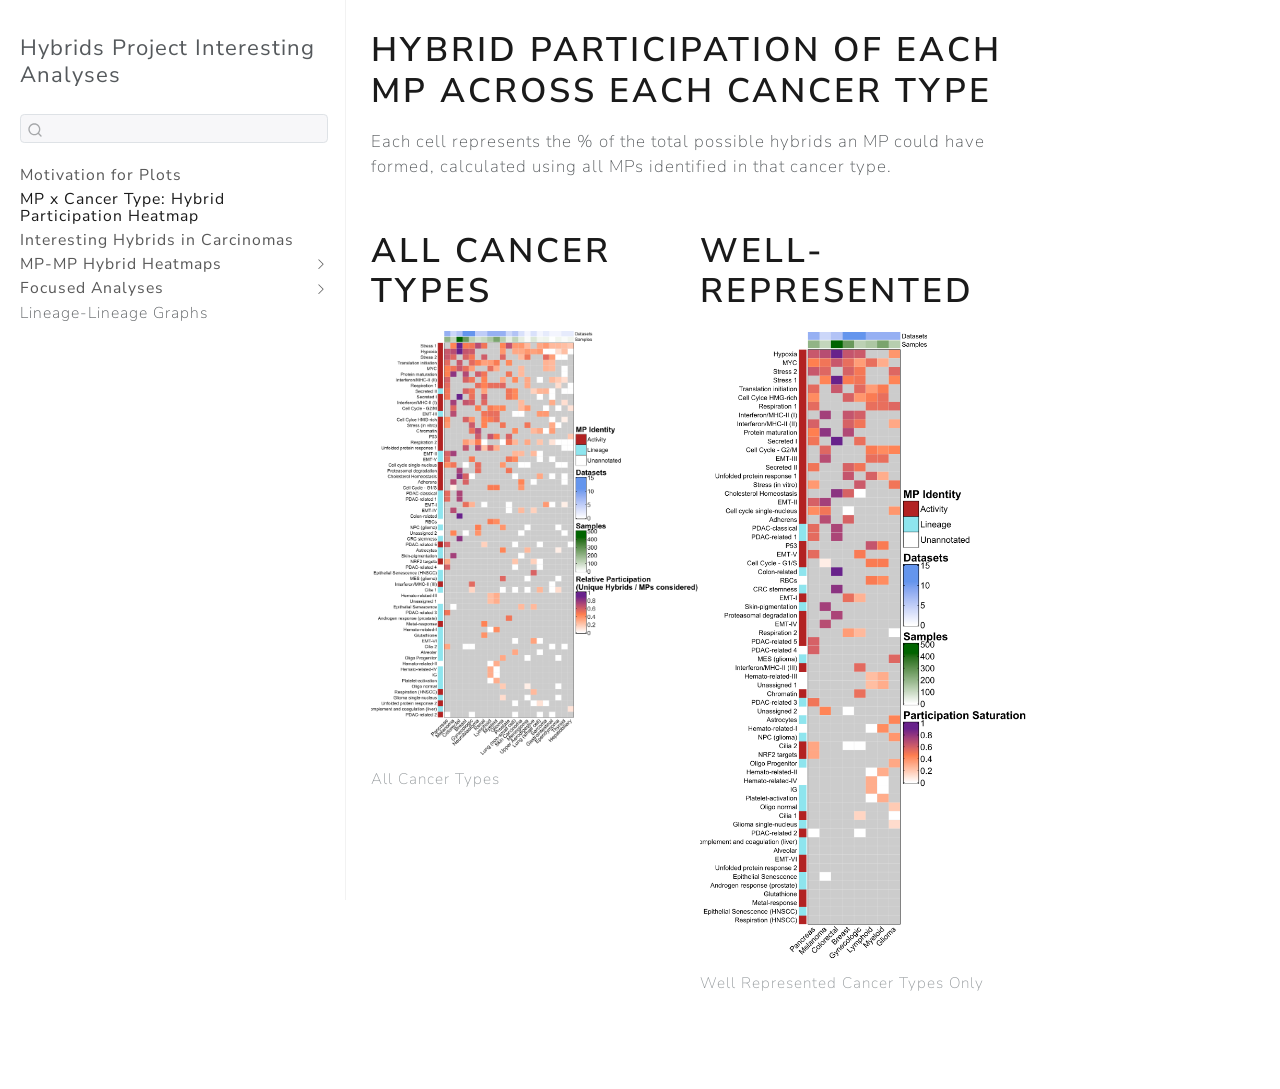
<file: hybrid_participation_heatmap.html>
<!DOCTYPE html>
<html xmlns="http://www.w3.org/1999/xhtml" lang="en" xml:lang="en"><head>

<meta charset="utf-8">
<meta name="generator" content="quarto-1.9.37">

<meta name="viewport" content="width=device-width, initial-scale=1.0, user-scalable=yes">


<title>Hybrid Participation of each MP across each cancer type – Hybrids Project Interesting Analyses</title>
<style>
/* Default styles provided by pandoc.
** See https://pandoc.org/MANUAL.html#variables-for-html for config info.
*/
code{white-space: pre-wrap;}
span.smallcaps{font-variant: small-caps;}
div.columns{display: flex; gap: min(4vw, 1.5em);}
div.column{flex: auto; overflow-x: auto;}
div.hanging-indent{margin-left: 1.5em; text-indent: -1.5em;}
ul.task-list{list-style: none;}
ul.task-list li input[type="checkbox"] {
  width: 0.8em;
  margin: 0 0.8em 0.2em -1em; /* quarto-specific, see https://github.com/quarto-dev/quarto-cli/issues/4556 */ 
  vertical-align: middle;
}
</style>


<script src="site_libs/quarto-nav/quarto-nav.js"></script>
<script src="site_libs/quarto-nav/headroom.min.js"></script>
<script src="site_libs/clipboard/clipboard.min.js"></script>
<script src="site_libs/quarto-search/autocomplete.umd.js"></script>
<script src="site_libs/quarto-search/fuse.min.js"></script>
<script src="site_libs/quarto-search/quarto-search.js"></script>
<meta name="quarto:offset" content="./">
<script src="site_libs/quarto-html/quarto.js" type="module"></script>
<script src="site_libs/quarto-html/tabsets/tabsets.js" type="module"></script>
<script src="site_libs/quarto-html/popper.min.js"></script>
<script src="site_libs/quarto-html/tippy.umd.min.js"></script>
<script src="site_libs/quarto-html/anchor.min.js"></script>
<link href="site_libs/quarto-html/tippy.css" rel="stylesheet">
<link href="site_libs/quarto-html/quarto-syntax-highlighting-7f8f88aac4f3542376d5c11b86a4c14d.css" rel="stylesheet" id="quarto-text-highlighting-styles">
<script src="site_libs/bootstrap/bootstrap.min.js"></script>
<link href="site_libs/bootstrap/bootstrap-icons.css" rel="stylesheet">
<link href="site_libs/bootstrap/bootstrap-f190b240063bbcedcd11c9b729e96a39.min.css" rel="stylesheet" append-hash="true" id="quarto-bootstrap" data-mode="light">
<script id="quarto-search-options" type="application/json">{
  "location": "sidebar",
  "copy-button": false,
  "collapse-after": 3,
  "panel-placement": "start",
  "type": "textbox",
  "limit": 50,
  "keyboard-shortcut": [
    "f",
    "/",
    "s"
  ],
  "show-item-context": false,
  "language": {
    "search-no-results-text": "No results",
    "search-matching-documents-text": "matching documents",
    "search-copy-link-title": "Copy link to search",
    "search-hide-matches-text": "Hide additional matches",
    "search-more-match-text": "more match in this document",
    "search-more-matches-text": "more matches in this document",
    "search-clear-button-title": "Clear",
    "search-text-placeholder": "",
    "search-detached-cancel-button-title": "Cancel",
    "search-submit-button-title": "Submit",
    "search-label": "Search"
  }
}</script>


</head>

<body class="nav-sidebar docked quarto-light">

<div id="quarto-search-results"></div>
  <header id="quarto-header" class="headroom fixed-top">
  <nav class="quarto-secondary-nav">
    <div class="container-fluid d-flex">
      <button type="button" class="quarto-btn-toggle btn" data-bs-toggle="collapse" role="button" data-bs-target=".quarto-sidebar-collapse-item" aria-controls="quarto-sidebar" aria-expanded="false" aria-label="Toggle sidebar navigation" onclick="if (window.quartoToggleHeadroom) { window.quartoToggleHeadroom(); }">
        <i class="bi bi-layout-text-sidebar-reverse"></i>
      </button>
        <nav class="quarto-page-breadcrumbs" aria-label="breadcrumb"><ol class="breadcrumb"><li class="breadcrumb-item"><a href="./hybrid_participation_heatmap.html">MP x Cancer Type: Hybrid Participation Heatmap</a></li></ol></nav>
        <a class="flex-grow-1" role="navigation" data-bs-toggle="collapse" data-bs-target=".quarto-sidebar-collapse-item" aria-controls="quarto-sidebar" aria-expanded="false" aria-label="Toggle sidebar navigation" onclick="if (window.quartoToggleHeadroom) { window.quartoToggleHeadroom(); }">      
        </a>
      <button type="button" class="btn quarto-search-button" aria-label="Search" onclick="window.quartoOpenSearch();">
        <i class="bi bi-search"></i>
      </button>
    </div>
  </nav>
</header>
<!-- content -->
<div id="quarto-content" class="quarto-container page-columns page-rows-contents page-layout-article">
<!-- sidebar -->
  <nav id="quarto-sidebar" class="sidebar collapse collapse-horizontal quarto-sidebar-collapse-item sidebar-navigation docked overflow-auto">
    <div class="pt-lg-2 mt-2 text-left sidebar-header">
    <div class="sidebar-title mb-0 py-0">
      <a href="./">Hybrids Project Interesting Analyses</a> 
    </div>
      </div>
        <div class="mt-2 flex-shrink-0 align-items-center">
        <div class="sidebar-search">
        <div id="quarto-search" class="" title="Search"></div>
        </div>
        </div>
    <div class="sidebar-menu-container"> 
    <ul class="list-unstyled mt-1">
        <li class="sidebar-item">
  <div class="sidebar-item-container"> 
  <a href="./index.html" class="sidebar-item-text sidebar-link">
 <span class="menu-text">Motivation for Plots</span></a>
  </div>
</li>
        <li class="sidebar-item">
  <div class="sidebar-item-container"> 
  <a href="./hybrid_participation_heatmap.html" class="sidebar-item-text sidebar-link active">
 <span class="menu-text">MP x Cancer Type: Hybrid Participation Heatmap</span></a>
  </div>
</li>
        <li class="sidebar-item">
  <div class="sidebar-item-container"> 
  <a href="./interesting_hybrids.html" class="sidebar-item-text sidebar-link">
 <span class="menu-text">Interesting Hybrids in Carcinomas</span></a>
  </div>
</li>
        <li class="sidebar-item sidebar-item-section">
      <div class="sidebar-item-container"> 
            <a class="sidebar-item-text sidebar-link text-start collapsed" data-bs-toggle="collapse" data-bs-target="#quarto-sidebar-section-1" role="navigation" aria-expanded="false">
 <span class="menu-text">MP-MP Hybrid Heatmaps</span></a>
          <a class="sidebar-item-toggle text-start collapsed" data-bs-toggle="collapse" data-bs-target="#quarto-sidebar-section-1" role="navigation" aria-expanded="false" aria-label="Toggle section">
            <i class="bi bi-chevron-right ms-2"></i>
          </a> 
      </div>
      <ul id="quarto-sidebar-section-1" class="collapse list-unstyled sidebar-section depth1 ">  
          <li class="sidebar-item">
  <div class="sidebar-item-container"> 
  <a href="./hybrid_heatmaps/breast.html" class="sidebar-item-text sidebar-link">
 <span class="menu-text">Breast</span></a>
  </div>
</li>
          <li class="sidebar-item">
  <div class="sidebar-item-container"> 
  <a href="./hybrid_heatmaps/colorectal.html" class="sidebar-item-text sidebar-link">
 <span class="menu-text">Colorectal</span></a>
  </div>
</li>
          <li class="sidebar-item">
  <div class="sidebar-item-container"> 
  <a href="./hybrid_heatmaps/gynecologic.html" class="sidebar-item-text sidebar-link">
 <span class="menu-text">Gynecologic</span></a>
  </div>
</li>
          <li class="sidebar-item">
  <div class="sidebar-item-container"> 
  <a href="./hybrid_heatmaps/pancreas.html" class="sidebar-item-text sidebar-link">
 <span class="menu-text">Pancreas</span></a>
  </div>
</li>
          <li class="sidebar-item">
  <div class="sidebar-item-container"> 
  <a href="./hybrid_heatmaps/melanoma.html" class="sidebar-item-text sidebar-link">
 <span class="menu-text">Melanoma</span></a>
  </div>
</li>
          <li class="sidebar-item">
  <div class="sidebar-item-container"> 
  <a href="./hybrid_heatmaps/lymphoid.html" class="sidebar-item-text sidebar-link">
 <span class="menu-text">Lymphoid</span></a>
  </div>
</li>
          <li class="sidebar-item">
  <div class="sidebar-item-container"> 
  <a href="./hybrid_heatmaps/myeloid.html" class="sidebar-item-text sidebar-link">
 <span class="menu-text">Myeloid</span></a>
  </div>
</li>
          <li class="sidebar-item">
  <div class="sidebar-item-container"> 
  <a href="./hybrid_heatmaps/glioma.html" class="sidebar-item-text sidebar-link">
 <span class="menu-text">Glioma</span></a>
  </div>
</li>
          <li class="sidebar-item">
  <div class="sidebar-item-container"> 
  <a href="./hybrid_heatmaps/other.html" class="sidebar-item-text sidebar-link">
 <span class="menu-text">Other</span></a>
  </div>
</li>
      </ul>
  </li>
        <li class="sidebar-item sidebar-item-section">
      <div class="sidebar-item-container"> 
            <a class="sidebar-item-text sidebar-link text-start collapsed" data-bs-toggle="collapse" data-bs-target="#quarto-sidebar-section-2" role="navigation" aria-expanded="false">
 <span class="menu-text">Focused Analyses</span></a>
          <a class="sidebar-item-toggle text-start collapsed" data-bs-toggle="collapse" data-bs-target="#quarto-sidebar-section-2" role="navigation" aria-expanded="false" aria-label="Toggle section">
            <i class="bi bi-chevron-right ms-2"></i>
          </a> 
      </div>
      <ul id="quarto-sidebar-section-2" class="collapse list-unstyled sidebar-section depth1 ">  
          <li class="sidebar-item">
  <div class="sidebar-item-container"> 
  <a href="./focused_analyses/specific_metaprograms.html" class="sidebar-item-text sidebar-link">
 <span class="menu-text">Per MP</span></a>
  </div>
</li>
      </ul>
  </li>
        <li class="sidebar-item sidebar-item-section">
      <span class="sidebar-item-text sidebar-link text-start">
 <span class="menu-text">Lineage-Lineage Graphs</span></span>
  </li>
    </ul>
    </div>
</nav>
<div id="quarto-sidebar-glass" class="quarto-sidebar-collapse-item" data-bs-toggle="collapse" data-bs-target=".quarto-sidebar-collapse-item"></div>
<!-- margin-sidebar -->
    <div id="quarto-margin-sidebar" class="sidebar margin-sidebar zindex-bottom">
        
    </div>
<!-- main -->
<main class="content" id="quarto-document-content">

<header id="title-block-header" class="quarto-title-block default">
<div class="quarto-title">
<h1 class="title">Hybrid Participation of each MP across each cancer type</h1>
</div>



<div class="quarto-title-meta">

    
  
    
  </div>
  


</header>


<p>Each cell represents the % of the total possible hybrids an MP could have formed, calculated using all MPs identified in that cancer type.</p>
<div class="columns">
<div class="column" style="width:50%;">
<section id="all-cancer-types" class="level1">
<h1>All Cancer Types</h1>
<div class="quarto-figure quarto-figure-center">
<figure class="figure">
<p><img src="figures/participation_heatmap_ordered.png" class="img-fluid figure-img"></p>
<figcaption>All Cancer Types</figcaption>
</figure>
</div>
</section>
</div><div class="column" style="width:50%;">
<section id="well-represented" class="level1">
<h1>Well-represented</h1>
<div class="quarto-figure quarto-figure-center">
<figure class="figure">
<p><img src="figures/participation_heatmap_well_rep.png" class="img-fluid figure-img"></p>
<figcaption>Well Represented Cancer Types Only</figcaption>
</figure>
</div>
</section>
</div>
</div>



</main> <!-- /main -->
<script id="quarto-html-after-body" type="application/javascript">
  window.document.addEventListener("DOMContentLoaded", function (event) {
    const icon = "";
    const anchorJS = new window.AnchorJS();
    anchorJS.options = {
      placement: 'right',
      icon: icon
    };
    anchorJS.add('.anchored');
    const isCodeAnnotation = (el) => {
      for (const clz of el.classList) {
        if (clz.startsWith('code-annotation-')) {                     
          return true;
        }
      }
      return false;
    }
    const onCopySuccess = function(e) {
      // button target
      const button = e.trigger;
      // don't keep focus
      button.blur();
      // flash "checked"
      button.classList.add('code-copy-button-checked');
      var currentTitle = button.getAttribute("title");
      button.setAttribute("title", "Copied!");
      let tooltip;
      if (window.bootstrap) {
        button.setAttribute("data-bs-toggle", "tooltip");
        button.setAttribute("data-bs-placement", "left");
        button.setAttribute("data-bs-title", "Copied!");
        tooltip = new bootstrap.Tooltip(button, 
          { trigger: "manual", 
            customClass: "code-copy-button-tooltip",
            offset: [0, -8]});
        tooltip.show();    
      }
      setTimeout(function() {
        if (tooltip) {
          tooltip.hide();
          button.removeAttribute("data-bs-title");
          button.removeAttribute("data-bs-toggle");
          button.removeAttribute("data-bs-placement");
        }
        button.setAttribute("title", currentTitle);
        button.classList.remove('code-copy-button-checked');
      }, 1000);
      // clear code selection
      e.clearSelection();
    }
    const getTextToCopy = function(trigger) {
      const outerScaffold = trigger.parentElement.cloneNode(true);
      const codeEl = outerScaffold.querySelector('code');
      for (const childEl of codeEl.children) {
        if (isCodeAnnotation(childEl)) {
          childEl.remove();
        }
      }
      return codeEl.innerText;
    }
    const clipboard = new window.ClipboardJS('.code-copy-button:not([data-in-quarto-modal])', {
      text: getTextToCopy
    });
    clipboard.on('success', onCopySuccess);
    if (window.document.getElementById('quarto-embedded-source-code-modal')) {
      const clipboardModal = new window.ClipboardJS('.code-copy-button[data-in-quarto-modal]', {
        text: getTextToCopy,
        container: window.document.getElementById('quarto-embedded-source-code-modal')
      });
      clipboardModal.on('success', onCopySuccess);
    }
      var localhostRegex = new RegExp(/^(?:http|https):\/\/localhost\:?[0-9]*\//);
      var mailtoRegex = new RegExp(/^mailto:/);
        var filterRegex = new RegExp('/' + window.location.host + '/');
      var isInternal = (href) => {
          return filterRegex.test(href) || localhostRegex.test(href) || mailtoRegex.test(href);
      }
      // Inspect non-navigation links and adorn them if external
     var links = window.document.querySelectorAll('a[href]:not(.nav-link):not(.navbar-brand):not(.toc-action):not(.sidebar-link):not(.sidebar-item-toggle):not(.pagination-link):not(.no-external):not([aria-hidden]):not(.dropdown-item):not(.quarto-navigation-tool):not(.about-link)');
      for (var i=0; i<links.length; i++) {
        const link = links[i];
        if (!isInternal(link.href)) {
          // undo the damage that might have been done by quarto-nav.js in the case of
          // links that we want to consider external
          if (link.dataset.originalHref !== undefined) {
            link.href = link.dataset.originalHref;
          }
        }
      }
    function tippyHover(el, contentFn, onTriggerFn, onUntriggerFn) {
      const config = {
        allowHTML: true,
        maxWidth: 500,
        delay: 100,
        arrow: false,
        appendTo: function(el) {
            return el.parentElement;
        },
        interactive: true,
        interactiveBorder: 10,
        theme: 'quarto',
        placement: 'bottom-start',
      };
      if (contentFn) {
        config.content = contentFn;
      }
      if (onTriggerFn) {
        config.onTrigger = onTriggerFn;
      }
      if (onUntriggerFn) {
        config.onUntrigger = onUntriggerFn;
      }
      window.tippy(el, config); 
    }
    const noterefs = window.document.querySelectorAll('a[role="doc-noteref"]');
    for (var i=0; i<noterefs.length; i++) {
      const ref = noterefs[i];
      tippyHover(ref, function() {
        // use id or data attribute instead here
        let href = ref.getAttribute('data-footnote-href') || ref.getAttribute('href');
        try { href = new URL(href).hash; } catch {}
        const id = href.replace(/^#\/?/, "");
        const note = window.document.getElementById(id);
        if (note) {
          return note.innerHTML;
        } else {
          return "";
        }
      });
    }
    const xrefs = window.document.querySelectorAll('a.quarto-xref');
    const processXRef = (id, note) => {
      // Strip column container classes
      const stripColumnClz = (el) => {
        el.classList.remove("page-full", "page-columns");
        if (el.children) {
          for (const child of el.children) {
            stripColumnClz(child);
          }
        }
      }
      stripColumnClz(note)
      if (id === null || id.startsWith('sec-')) {
        // Special case sections, only their first couple elements
        const container = document.createElement("div");
        if (note.children && note.children.length > 2) {
          container.appendChild(note.children[0].cloneNode(true));
          for (let i = 1; i < note.children.length; i++) {
            const child = note.children[i];
            if (child.tagName === "P" && child.innerText === "") {
              continue;
            } else {
              container.appendChild(child.cloneNode(true));
              break;
            }
          }
          if (window.Quarto?.typesetMath) {
            window.Quarto.typesetMath(container);
          }
          return container.innerHTML
        } else {
          if (window.Quarto?.typesetMath) {
            window.Quarto.typesetMath(note);
          }
          return note.innerHTML;
        }
      } else {
        // Remove any anchor links if they are present
        const anchorLink = note.querySelector('a.anchorjs-link');
        if (anchorLink) {
          anchorLink.remove();
        }
        if (window.Quarto?.typesetMath) {
          window.Quarto.typesetMath(note);
        }
        if (note.classList.contains("callout")) {
          return note.outerHTML;
        } else {
          return note.innerHTML;
        }
      }
    }
    for (var i=0; i<xrefs.length; i++) {
      const xref = xrefs[i];
      tippyHover(xref, undefined, function(instance) {
        instance.disable();
        let url = xref.getAttribute('href');
        let hash = undefined; 
        if (url.startsWith('#')) {
          hash = url;
        } else {
          try { hash = new URL(url).hash; } catch {}
        }
        if (hash) {
          const id = hash.replace(/^#\/?/, "");
          const note = window.document.getElementById(id);
          if (note !== null) {
            try {
              const html = processXRef(id, note.cloneNode(true));
              instance.setContent(html);
            } finally {
              instance.enable();
              instance.show();
            }
          } else {
            // See if we can fetch this
            fetch(url.split('#')[0])
            .then(res => res.text())
            .then(html => {
              const parser = new DOMParser();
              const htmlDoc = parser.parseFromString(html, "text/html");
              const note = htmlDoc.getElementById(id);
              if (note !== null) {
                const html = processXRef(id, note);
                instance.setContent(html);
              } 
            }).finally(() => {
              instance.enable();
              instance.show();
            });
          }
        } else {
          // See if we can fetch a full url (with no hash to target)
          // This is a special case and we should probably do some content thinning / targeting
          fetch(url)
          .then(res => res.text())
          .then(html => {
            const parser = new DOMParser();
            const htmlDoc = parser.parseFromString(html, "text/html");
            const note = htmlDoc.querySelector('main.content');
            if (note !== null) {
              // This should only happen for chapter cross references
              // (since there is no id in the URL)
              // remove the first header
              if (note.children.length > 0 && note.children[0].tagName === "HEADER") {
                note.children[0].remove();
              }
              const html = processXRef(null, note);
              instance.setContent(html);
            } 
          }).finally(() => {
            instance.enable();
            instance.show();
          });
        }
      }, function(instance) {
      });
    }
        let selectedAnnoteEl;
        const selectorForAnnotation = ( cell, annotation) => {
          let cellAttr = 'data-code-cell="' + cell + '"';
          let lineAttr = 'data-code-annotation="' +  annotation + '"';
          const selector = 'span[' + cellAttr + '][' + lineAttr + ']';
          return selector;
        }
        const selectCodeLines = (annoteEl) => {
          const doc = window.document;
          const targetCell = annoteEl.getAttribute("data-target-cell");
          const targetAnnotation = annoteEl.getAttribute("data-target-annotation");
          const annoteSpan = window.document.querySelector(selectorForAnnotation(targetCell, targetAnnotation));
          const lines = annoteSpan.getAttribute("data-code-lines").split(",");
          const lineIds = lines.map((line) => {
            return targetCell + "-" + line;
          })
          let top = null;
          let height = null;
          let parent = null;
          if (lineIds.length > 0) {
              //compute the position of the single el (top and bottom and make a div)
              const el = window.document.getElementById(lineIds[0]);
              top = el.offsetTop;
              height = el.offsetHeight;
              parent = el.parentElement.parentElement;
            if (lineIds.length > 1) {
              const lastEl = window.document.getElementById(lineIds[lineIds.length - 1]);
              const bottom = lastEl.offsetTop + lastEl.offsetHeight;
              height = bottom - top;
            }
            if (top !== null && height !== null && parent !== null) {
              // cook up a div (if necessary) and position it 
              let div = window.document.getElementById("code-annotation-line-highlight");
              if (div === null) {
                div = window.document.createElement("div");
                div.setAttribute("id", "code-annotation-line-highlight");
                div.style.position = 'absolute';
                parent.appendChild(div);
              }
              div.style.top = top - 2 + "px";
              div.style.height = height + 4 + "px";
              div.style.left = 0;
              let gutterDiv = window.document.getElementById("code-annotation-line-highlight-gutter");
              if (gutterDiv === null) {
                gutterDiv = window.document.createElement("div");
                gutterDiv.setAttribute("id", "code-annotation-line-highlight-gutter");
                gutterDiv.style.position = 'absolute';
                const codeCell = window.document.getElementById(targetCell);
                const gutter = codeCell.querySelector('.code-annotation-gutter');
                gutter.appendChild(gutterDiv);
              }
              gutterDiv.style.top = top - 2 + "px";
              gutterDiv.style.height = height + 4 + "px";
            }
            selectedAnnoteEl = annoteEl;
          }
        };
        const unselectCodeLines = () => {
          const elementsIds = ["code-annotation-line-highlight", "code-annotation-line-highlight-gutter"];
          elementsIds.forEach((elId) => {
            const div = window.document.getElementById(elId);
            if (div) {
              div.remove();
            }
          });
          selectedAnnoteEl = undefined;
        };
          // Handle positioning of the toggle
      window.addEventListener(
        "resize",
        throttle(() => {
          elRect = undefined;
          if (selectedAnnoteEl) {
            selectCodeLines(selectedAnnoteEl);
          }
        }, 10)
      );
      function throttle(fn, ms) {
      let throttle = false;
      let timer;
        return (...args) => {
          if(!throttle) { // first call gets through
              fn.apply(this, args);
              throttle = true;
          } else { // all the others get throttled
              if(timer) clearTimeout(timer); // cancel #2
              timer = setTimeout(() => {
                fn.apply(this, args);
                timer = throttle = false;
              }, ms);
          }
        };
      }
        // Attach click handler to the DT
        const annoteDls = window.document.querySelectorAll('dt[data-target-cell]');
        for (const annoteDlNode of annoteDls) {
          annoteDlNode.addEventListener('click', (event) => {
            const clickedEl = event.target;
            if (clickedEl !== selectedAnnoteEl) {
              unselectCodeLines();
              const activeEl = window.document.querySelector('dt[data-target-cell].code-annotation-active');
              if (activeEl) {
                activeEl.classList.remove('code-annotation-active');
              }
              selectCodeLines(clickedEl);
              clickedEl.classList.add('code-annotation-active');
            } else {
              // Unselect the line
              unselectCodeLines();
              clickedEl.classList.remove('code-annotation-active');
            }
          });
        }
    const findCites = (el) => {
      const parentEl = el.parentElement;
      if (parentEl) {
        const cites = parentEl.dataset.cites;
        if (cites) {
          return {
            el,
            cites: cites.split(' ')
          };
        } else {
          return findCites(el.parentElement)
        }
      } else {
        return undefined;
      }
    };
    var bibliorefs = window.document.querySelectorAll('a[role="doc-biblioref"]');
    for (var i=0; i<bibliorefs.length; i++) {
      const ref = bibliorefs[i];
      const citeInfo = findCites(ref);
      if (citeInfo) {
        tippyHover(citeInfo.el, function() {
          var popup = window.document.createElement('div');
          citeInfo.cites.forEach(function(cite) {
            var citeDiv = window.document.createElement('div');
            citeDiv.classList.add('hanging-indent');
            citeDiv.classList.add('csl-entry');
            var biblioDiv = window.document.getElementById('ref-' + cite);
            if (biblioDiv) {
              citeDiv.innerHTML = biblioDiv.innerHTML;
            }
            popup.appendChild(citeDiv);
          });
          return popup.innerHTML;
        });
      }
    }
  });
  </script>
</div> <!-- /content -->




</body></html>
</file>
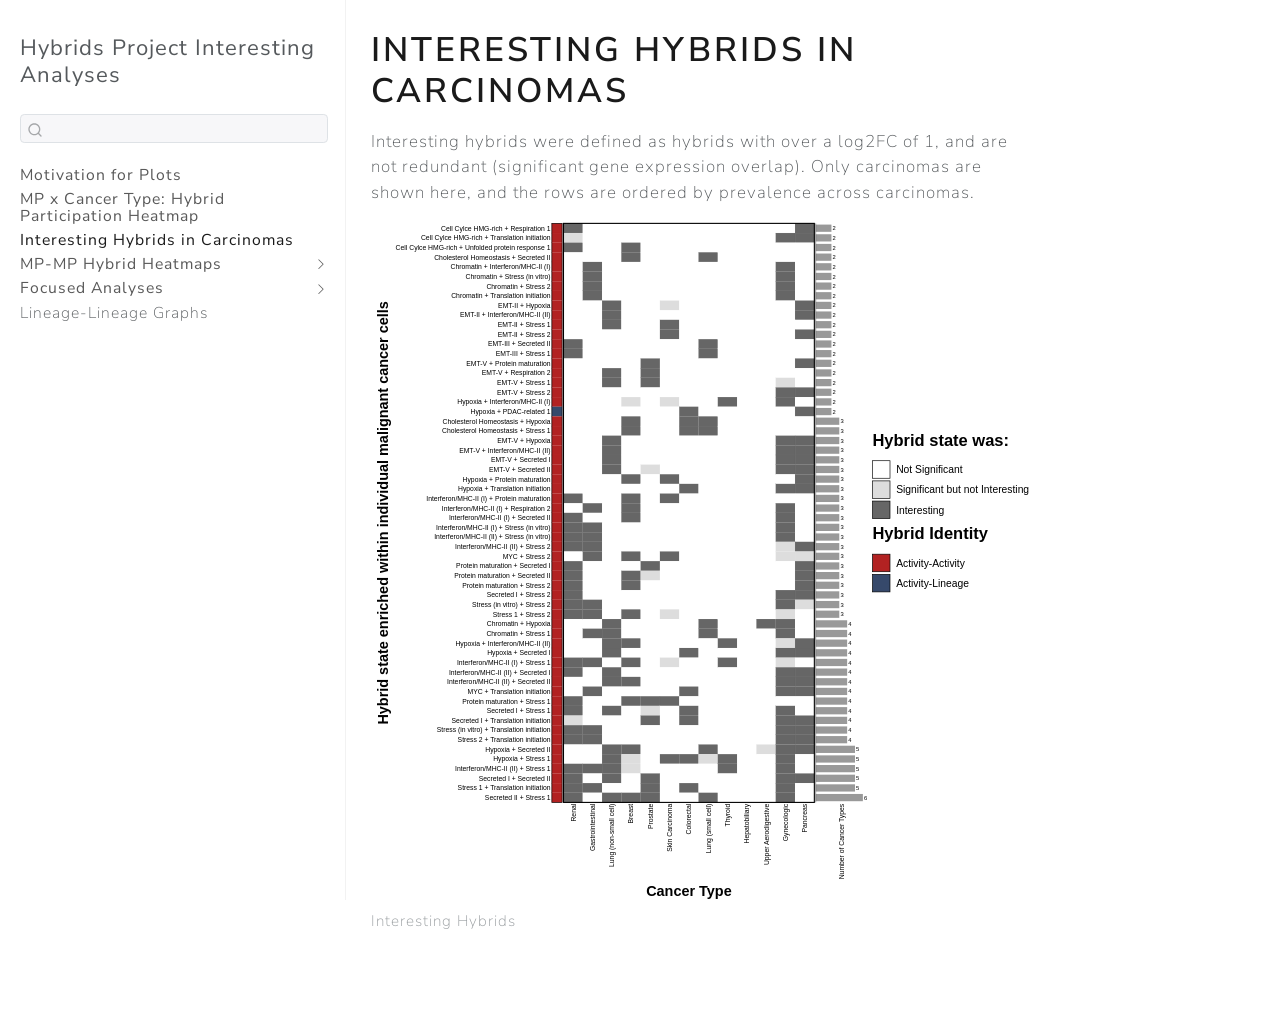
<file: interesting_hybrids.html>
<!DOCTYPE html>
<html xmlns="http://www.w3.org/1999/xhtml" lang="en" xml:lang="en"><head>

<meta charset="utf-8">
<meta name="generator" content="quarto-1.9.37">

<meta name="viewport" content="width=device-width, initial-scale=1.0, user-scalable=yes">


<title>Interesting Hybrids in Carcinomas – Hybrids Project Interesting Analyses</title>
<style>
/* Default styles provided by pandoc.
** See https://pandoc.org/MANUAL.html#variables-for-html for config info.
*/
code{white-space: pre-wrap;}
span.smallcaps{font-variant: small-caps;}
div.columns{display: flex; gap: min(4vw, 1.5em);}
div.column{flex: auto; overflow-x: auto;}
div.hanging-indent{margin-left: 1.5em; text-indent: -1.5em;}
ul.task-list{list-style: none;}
ul.task-list li input[type="checkbox"] {
  width: 0.8em;
  margin: 0 0.8em 0.2em -1em; /* quarto-specific, see https://github.com/quarto-dev/quarto-cli/issues/4556 */ 
  vertical-align: middle;
}
</style>


<script src="site_libs/quarto-nav/quarto-nav.js"></script>
<script src="site_libs/quarto-nav/headroom.min.js"></script>
<script src="site_libs/clipboard/clipboard.min.js"></script>
<script src="site_libs/quarto-search/autocomplete.umd.js"></script>
<script src="site_libs/quarto-search/fuse.min.js"></script>
<script src="site_libs/quarto-search/quarto-search.js"></script>
<meta name="quarto:offset" content="./">
<script src="site_libs/quarto-html/quarto.js" type="module"></script>
<script src="site_libs/quarto-html/tabsets/tabsets.js" type="module"></script>
<script src="site_libs/quarto-html/popper.min.js"></script>
<script src="site_libs/quarto-html/tippy.umd.min.js"></script>
<script src="site_libs/quarto-html/anchor.min.js"></script>
<link href="site_libs/quarto-html/tippy.css" rel="stylesheet">
<link href="site_libs/quarto-html/quarto-syntax-highlighting-7f8f88aac4f3542376d5c11b86a4c14d.css" rel="stylesheet" id="quarto-text-highlighting-styles">
<script src="site_libs/bootstrap/bootstrap.min.js"></script>
<link href="site_libs/bootstrap/bootstrap-icons.css" rel="stylesheet">
<link href="site_libs/bootstrap/bootstrap-f190b240063bbcedcd11c9b729e96a39.min.css" rel="stylesheet" append-hash="true" id="quarto-bootstrap" data-mode="light">
<script id="quarto-search-options" type="application/json">{
  "location": "sidebar",
  "copy-button": false,
  "collapse-after": 3,
  "panel-placement": "start",
  "type": "textbox",
  "limit": 50,
  "keyboard-shortcut": [
    "f",
    "/",
    "s"
  ],
  "show-item-context": false,
  "language": {
    "search-no-results-text": "No results",
    "search-matching-documents-text": "matching documents",
    "search-copy-link-title": "Copy link to search",
    "search-hide-matches-text": "Hide additional matches",
    "search-more-match-text": "more match in this document",
    "search-more-matches-text": "more matches in this document",
    "search-clear-button-title": "Clear",
    "search-text-placeholder": "",
    "search-detached-cancel-button-title": "Cancel",
    "search-submit-button-title": "Submit",
    "search-label": "Search"
  }
}</script>


</head>

<body class="nav-sidebar docked quarto-light">

<div id="quarto-search-results"></div>
  <header id="quarto-header" class="headroom fixed-top">
  <nav class="quarto-secondary-nav">
    <div class="container-fluid d-flex">
      <button type="button" class="quarto-btn-toggle btn" data-bs-toggle="collapse" role="button" data-bs-target=".quarto-sidebar-collapse-item" aria-controls="quarto-sidebar" aria-expanded="false" aria-label="Toggle sidebar navigation" onclick="if (window.quartoToggleHeadroom) { window.quartoToggleHeadroom(); }">
        <i class="bi bi-layout-text-sidebar-reverse"></i>
      </button>
        <nav class="quarto-page-breadcrumbs" aria-label="breadcrumb"><ol class="breadcrumb"><li class="breadcrumb-item"><a href="./interesting_hybrids.html">Interesting Hybrids in Carcinomas</a></li></ol></nav>
        <a class="flex-grow-1" role="navigation" data-bs-toggle="collapse" data-bs-target=".quarto-sidebar-collapse-item" aria-controls="quarto-sidebar" aria-expanded="false" aria-label="Toggle sidebar navigation" onclick="if (window.quartoToggleHeadroom) { window.quartoToggleHeadroom(); }">      
        </a>
      <button type="button" class="btn quarto-search-button" aria-label="Search" onclick="window.quartoOpenSearch();">
        <i class="bi bi-search"></i>
      </button>
    </div>
  </nav>
</header>
<!-- content -->
<div id="quarto-content" class="quarto-container page-columns page-rows-contents page-layout-article">
<!-- sidebar -->
  <nav id="quarto-sidebar" class="sidebar collapse collapse-horizontal quarto-sidebar-collapse-item sidebar-navigation docked overflow-auto">
    <div class="pt-lg-2 mt-2 text-left sidebar-header">
    <div class="sidebar-title mb-0 py-0">
      <a href="./">Hybrids Project Interesting Analyses</a> 
    </div>
      </div>
        <div class="mt-2 flex-shrink-0 align-items-center">
        <div class="sidebar-search">
        <div id="quarto-search" class="" title="Search"></div>
        </div>
        </div>
    <div class="sidebar-menu-container"> 
    <ul class="list-unstyled mt-1">
        <li class="sidebar-item">
  <div class="sidebar-item-container"> 
  <a href="./index.html" class="sidebar-item-text sidebar-link">
 <span class="menu-text">Motivation for Plots</span></a>
  </div>
</li>
        <li class="sidebar-item">
  <div class="sidebar-item-container"> 
  <a href="./hybrid_participation_heatmap.html" class="sidebar-item-text sidebar-link">
 <span class="menu-text">MP x Cancer Type: Hybrid Participation Heatmap</span></a>
  </div>
</li>
        <li class="sidebar-item">
  <div class="sidebar-item-container"> 
  <a href="./interesting_hybrids.html" class="sidebar-item-text sidebar-link active">
 <span class="menu-text">Interesting Hybrids in Carcinomas</span></a>
  </div>
</li>
        <li class="sidebar-item sidebar-item-section">
      <div class="sidebar-item-container"> 
            <a class="sidebar-item-text sidebar-link text-start collapsed" data-bs-toggle="collapse" data-bs-target="#quarto-sidebar-section-1" role="navigation" aria-expanded="false">
 <span class="menu-text">MP-MP Hybrid Heatmaps</span></a>
          <a class="sidebar-item-toggle text-start collapsed" data-bs-toggle="collapse" data-bs-target="#quarto-sidebar-section-1" role="navigation" aria-expanded="false" aria-label="Toggle section">
            <i class="bi bi-chevron-right ms-2"></i>
          </a> 
      </div>
      <ul id="quarto-sidebar-section-1" class="collapse list-unstyled sidebar-section depth1 ">  
          <li class="sidebar-item">
  <div class="sidebar-item-container"> 
  <a href="./hybrid_heatmaps/breast.html" class="sidebar-item-text sidebar-link">
 <span class="menu-text">Breast</span></a>
  </div>
</li>
          <li class="sidebar-item">
  <div class="sidebar-item-container"> 
  <a href="./hybrid_heatmaps/colorectal.html" class="sidebar-item-text sidebar-link">
 <span class="menu-text">Colorectal</span></a>
  </div>
</li>
          <li class="sidebar-item">
  <div class="sidebar-item-container"> 
  <a href="./hybrid_heatmaps/gynecologic.html" class="sidebar-item-text sidebar-link">
 <span class="menu-text">Gynecologic</span></a>
  </div>
</li>
          <li class="sidebar-item">
  <div class="sidebar-item-container"> 
  <a href="./hybrid_heatmaps/pancreas.html" class="sidebar-item-text sidebar-link">
 <span class="menu-text">Pancreas</span></a>
  </div>
</li>
          <li class="sidebar-item">
  <div class="sidebar-item-container"> 
  <a href="./hybrid_heatmaps/melanoma.html" class="sidebar-item-text sidebar-link">
 <span class="menu-text">Melanoma</span></a>
  </div>
</li>
          <li class="sidebar-item">
  <div class="sidebar-item-container"> 
  <a href="./hybrid_heatmaps/lymphoid.html" class="sidebar-item-text sidebar-link">
 <span class="menu-text">Lymphoid</span></a>
  </div>
</li>
          <li class="sidebar-item">
  <div class="sidebar-item-container"> 
  <a href="./hybrid_heatmaps/myeloid.html" class="sidebar-item-text sidebar-link">
 <span class="menu-text">Myeloid</span></a>
  </div>
</li>
          <li class="sidebar-item">
  <div class="sidebar-item-container"> 
  <a href="./hybrid_heatmaps/glioma.html" class="sidebar-item-text sidebar-link">
 <span class="menu-text">Glioma</span></a>
  </div>
</li>
          <li class="sidebar-item">
  <div class="sidebar-item-container"> 
  <a href="./hybrid_heatmaps/other.html" class="sidebar-item-text sidebar-link">
 <span class="menu-text">Other</span></a>
  </div>
</li>
      </ul>
  </li>
        <li class="sidebar-item sidebar-item-section">
      <div class="sidebar-item-container"> 
            <a class="sidebar-item-text sidebar-link text-start collapsed" data-bs-toggle="collapse" data-bs-target="#quarto-sidebar-section-2" role="navigation" aria-expanded="false">
 <span class="menu-text">Focused Analyses</span></a>
          <a class="sidebar-item-toggle text-start collapsed" data-bs-toggle="collapse" data-bs-target="#quarto-sidebar-section-2" role="navigation" aria-expanded="false" aria-label="Toggle section">
            <i class="bi bi-chevron-right ms-2"></i>
          </a> 
      </div>
      <ul id="quarto-sidebar-section-2" class="collapse list-unstyled sidebar-section depth1 ">  
          <li class="sidebar-item">
  <div class="sidebar-item-container"> 
  <a href="./focused_analyses/specific_metaprograms.html" class="sidebar-item-text sidebar-link">
 <span class="menu-text">Per MP</span></a>
  </div>
</li>
      </ul>
  </li>
        <li class="sidebar-item sidebar-item-section">
      <span class="sidebar-item-text sidebar-link text-start">
 <span class="menu-text">Lineage-Lineage Graphs</span></span>
  </li>
    </ul>
    </div>
</nav>
<div id="quarto-sidebar-glass" class="quarto-sidebar-collapse-item" data-bs-toggle="collapse" data-bs-target=".quarto-sidebar-collapse-item"></div>
<!-- margin-sidebar -->
    <div id="quarto-margin-sidebar" class="sidebar margin-sidebar zindex-bottom">
        
    </div>
<!-- main -->
<main class="content" id="quarto-document-content">

<header id="title-block-header" class="quarto-title-block default">
<div class="quarto-title">
<h1 class="title">Interesting Hybrids in Carcinomas</h1>
</div>



<div class="quarto-title-meta">

    
  
    
  </div>
  


</header>


<p>Interesting hybrids were defined as hybrids with over a log2FC of 1, and are not redundant (significant gene expression overlap). Only carcinomas are shown here, and the rows are ordered by prevalence across carcinomas.</p>
<div class="quarto-figure quarto-figure-center">
<figure class="figure">
<p><img src="figures/interesting_hybrids.svg" class="img-fluid figure-img"></p>
<figcaption>Interesting Hybrids</figcaption>
</figure>
</div>



</main> <!-- /main -->
<script id="quarto-html-after-body" type="application/javascript">
  window.document.addEventListener("DOMContentLoaded", function (event) {
    const icon = "";
    const anchorJS = new window.AnchorJS();
    anchorJS.options = {
      placement: 'right',
      icon: icon
    };
    anchorJS.add('.anchored');
    const isCodeAnnotation = (el) => {
      for (const clz of el.classList) {
        if (clz.startsWith('code-annotation-')) {                     
          return true;
        }
      }
      return false;
    }
    const onCopySuccess = function(e) {
      // button target
      const button = e.trigger;
      // don't keep focus
      button.blur();
      // flash "checked"
      button.classList.add('code-copy-button-checked');
      var currentTitle = button.getAttribute("title");
      button.setAttribute("title", "Copied!");
      let tooltip;
      if (window.bootstrap) {
        button.setAttribute("data-bs-toggle", "tooltip");
        button.setAttribute("data-bs-placement", "left");
        button.setAttribute("data-bs-title", "Copied!");
        tooltip = new bootstrap.Tooltip(button, 
          { trigger: "manual", 
            customClass: "code-copy-button-tooltip",
            offset: [0, -8]});
        tooltip.show();    
      }
      setTimeout(function() {
        if (tooltip) {
          tooltip.hide();
          button.removeAttribute("data-bs-title");
          button.removeAttribute("data-bs-toggle");
          button.removeAttribute("data-bs-placement");
        }
        button.setAttribute("title", currentTitle);
        button.classList.remove('code-copy-button-checked');
      }, 1000);
      // clear code selection
      e.clearSelection();
    }
    const getTextToCopy = function(trigger) {
      const outerScaffold = trigger.parentElement.cloneNode(true);
      const codeEl = outerScaffold.querySelector('code');
      for (const childEl of codeEl.children) {
        if (isCodeAnnotation(childEl)) {
          childEl.remove();
        }
      }
      return codeEl.innerText;
    }
    const clipboard = new window.ClipboardJS('.code-copy-button:not([data-in-quarto-modal])', {
      text: getTextToCopy
    });
    clipboard.on('success', onCopySuccess);
    if (window.document.getElementById('quarto-embedded-source-code-modal')) {
      const clipboardModal = new window.ClipboardJS('.code-copy-button[data-in-quarto-modal]', {
        text: getTextToCopy,
        container: window.document.getElementById('quarto-embedded-source-code-modal')
      });
      clipboardModal.on('success', onCopySuccess);
    }
      var localhostRegex = new RegExp(/^(?:http|https):\/\/localhost\:?[0-9]*\//);
      var mailtoRegex = new RegExp(/^mailto:/);
        var filterRegex = new RegExp('/' + window.location.host + '/');
      var isInternal = (href) => {
          return filterRegex.test(href) || localhostRegex.test(href) || mailtoRegex.test(href);
      }
      // Inspect non-navigation links and adorn them if external
     var links = window.document.querySelectorAll('a[href]:not(.nav-link):not(.navbar-brand):not(.toc-action):not(.sidebar-link):not(.sidebar-item-toggle):not(.pagination-link):not(.no-external):not([aria-hidden]):not(.dropdown-item):not(.quarto-navigation-tool):not(.about-link)');
      for (var i=0; i<links.length; i++) {
        const link = links[i];
        if (!isInternal(link.href)) {
          // undo the damage that might have been done by quarto-nav.js in the case of
          // links that we want to consider external
          if (link.dataset.originalHref !== undefined) {
            link.href = link.dataset.originalHref;
          }
        }
      }
    function tippyHover(el, contentFn, onTriggerFn, onUntriggerFn) {
      const config = {
        allowHTML: true,
        maxWidth: 500,
        delay: 100,
        arrow: false,
        appendTo: function(el) {
            return el.parentElement;
        },
        interactive: true,
        interactiveBorder: 10,
        theme: 'quarto',
        placement: 'bottom-start',
      };
      if (contentFn) {
        config.content = contentFn;
      }
      if (onTriggerFn) {
        config.onTrigger = onTriggerFn;
      }
      if (onUntriggerFn) {
        config.onUntrigger = onUntriggerFn;
      }
      window.tippy(el, config); 
    }
    const noterefs = window.document.querySelectorAll('a[role="doc-noteref"]');
    for (var i=0; i<noterefs.length; i++) {
      const ref = noterefs[i];
      tippyHover(ref, function() {
        // use id or data attribute instead here
        let href = ref.getAttribute('data-footnote-href') || ref.getAttribute('href');
        try { href = new URL(href).hash; } catch {}
        const id = href.replace(/^#\/?/, "");
        const note = window.document.getElementById(id);
        if (note) {
          return note.innerHTML;
        } else {
          return "";
        }
      });
    }
    const xrefs = window.document.querySelectorAll('a.quarto-xref');
    const processXRef = (id, note) => {
      // Strip column container classes
      const stripColumnClz = (el) => {
        el.classList.remove("page-full", "page-columns");
        if (el.children) {
          for (const child of el.children) {
            stripColumnClz(child);
          }
        }
      }
      stripColumnClz(note)
      if (id === null || id.startsWith('sec-')) {
        // Special case sections, only their first couple elements
        const container = document.createElement("div");
        if (note.children && note.children.length > 2) {
          container.appendChild(note.children[0].cloneNode(true));
          for (let i = 1; i < note.children.length; i++) {
            const child = note.children[i];
            if (child.tagName === "P" && child.innerText === "") {
              continue;
            } else {
              container.appendChild(child.cloneNode(true));
              break;
            }
          }
          if (window.Quarto?.typesetMath) {
            window.Quarto.typesetMath(container);
          }
          return container.innerHTML
        } else {
          if (window.Quarto?.typesetMath) {
            window.Quarto.typesetMath(note);
          }
          return note.innerHTML;
        }
      } else {
        // Remove any anchor links if they are present
        const anchorLink = note.querySelector('a.anchorjs-link');
        if (anchorLink) {
          anchorLink.remove();
        }
        if (window.Quarto?.typesetMath) {
          window.Quarto.typesetMath(note);
        }
        if (note.classList.contains("callout")) {
          return note.outerHTML;
        } else {
          return note.innerHTML;
        }
      }
    }
    for (var i=0; i<xrefs.length; i++) {
      const xref = xrefs[i];
      tippyHover(xref, undefined, function(instance) {
        instance.disable();
        let url = xref.getAttribute('href');
        let hash = undefined; 
        if (url.startsWith('#')) {
          hash = url;
        } else {
          try { hash = new URL(url).hash; } catch {}
        }
        if (hash) {
          const id = hash.replace(/^#\/?/, "");
          const note = window.document.getElementById(id);
          if (note !== null) {
            try {
              const html = processXRef(id, note.cloneNode(true));
              instance.setContent(html);
            } finally {
              instance.enable();
              instance.show();
            }
          } else {
            // See if we can fetch this
            fetch(url.split('#')[0])
            .then(res => res.text())
            .then(html => {
              const parser = new DOMParser();
              const htmlDoc = parser.parseFromString(html, "text/html");
              const note = htmlDoc.getElementById(id);
              if (note !== null) {
                const html = processXRef(id, note);
                instance.setContent(html);
              } 
            }).finally(() => {
              instance.enable();
              instance.show();
            });
          }
        } else {
          // See if we can fetch a full url (with no hash to target)
          // This is a special case and we should probably do some content thinning / targeting
          fetch(url)
          .then(res => res.text())
          .then(html => {
            const parser = new DOMParser();
            const htmlDoc = parser.parseFromString(html, "text/html");
            const note = htmlDoc.querySelector('main.content');
            if (note !== null) {
              // This should only happen for chapter cross references
              // (since there is no id in the URL)
              // remove the first header
              if (note.children.length > 0 && note.children[0].tagName === "HEADER") {
                note.children[0].remove();
              }
              const html = processXRef(null, note);
              instance.setContent(html);
            } 
          }).finally(() => {
            instance.enable();
            instance.show();
          });
        }
      }, function(instance) {
      });
    }
        let selectedAnnoteEl;
        const selectorForAnnotation = ( cell, annotation) => {
          let cellAttr = 'data-code-cell="' + cell + '"';
          let lineAttr = 'data-code-annotation="' +  annotation + '"';
          const selector = 'span[' + cellAttr + '][' + lineAttr + ']';
          return selector;
        }
        const selectCodeLines = (annoteEl) => {
          const doc = window.document;
          const targetCell = annoteEl.getAttribute("data-target-cell");
          const targetAnnotation = annoteEl.getAttribute("data-target-annotation");
          const annoteSpan = window.document.querySelector(selectorForAnnotation(targetCell, targetAnnotation));
          const lines = annoteSpan.getAttribute("data-code-lines").split(",");
          const lineIds = lines.map((line) => {
            return targetCell + "-" + line;
          })
          let top = null;
          let height = null;
          let parent = null;
          if (lineIds.length > 0) {
              //compute the position of the single el (top and bottom and make a div)
              const el = window.document.getElementById(lineIds[0]);
              top = el.offsetTop;
              height = el.offsetHeight;
              parent = el.parentElement.parentElement;
            if (lineIds.length > 1) {
              const lastEl = window.document.getElementById(lineIds[lineIds.length - 1]);
              const bottom = lastEl.offsetTop + lastEl.offsetHeight;
              height = bottom - top;
            }
            if (top !== null && height !== null && parent !== null) {
              // cook up a div (if necessary) and position it 
              let div = window.document.getElementById("code-annotation-line-highlight");
              if (div === null) {
                div = window.document.createElement("div");
                div.setAttribute("id", "code-annotation-line-highlight");
                div.style.position = 'absolute';
                parent.appendChild(div);
              }
              div.style.top = top - 2 + "px";
              div.style.height = height + 4 + "px";
              div.style.left = 0;
              let gutterDiv = window.document.getElementById("code-annotation-line-highlight-gutter");
              if (gutterDiv === null) {
                gutterDiv = window.document.createElement("div");
                gutterDiv.setAttribute("id", "code-annotation-line-highlight-gutter");
                gutterDiv.style.position = 'absolute';
                const codeCell = window.document.getElementById(targetCell);
                const gutter = codeCell.querySelector('.code-annotation-gutter');
                gutter.appendChild(gutterDiv);
              }
              gutterDiv.style.top = top - 2 + "px";
              gutterDiv.style.height = height + 4 + "px";
            }
            selectedAnnoteEl = annoteEl;
          }
        };
        const unselectCodeLines = () => {
          const elementsIds = ["code-annotation-line-highlight", "code-annotation-line-highlight-gutter"];
          elementsIds.forEach((elId) => {
            const div = window.document.getElementById(elId);
            if (div) {
              div.remove();
            }
          });
          selectedAnnoteEl = undefined;
        };
          // Handle positioning of the toggle
      window.addEventListener(
        "resize",
        throttle(() => {
          elRect = undefined;
          if (selectedAnnoteEl) {
            selectCodeLines(selectedAnnoteEl);
          }
        }, 10)
      );
      function throttle(fn, ms) {
      let throttle = false;
      let timer;
        return (...args) => {
          if(!throttle) { // first call gets through
              fn.apply(this, args);
              throttle = true;
          } else { // all the others get throttled
              if(timer) clearTimeout(timer); // cancel #2
              timer = setTimeout(() => {
                fn.apply(this, args);
                timer = throttle = false;
              }, ms);
          }
        };
      }
        // Attach click handler to the DT
        const annoteDls = window.document.querySelectorAll('dt[data-target-cell]');
        for (const annoteDlNode of annoteDls) {
          annoteDlNode.addEventListener('click', (event) => {
            const clickedEl = event.target;
            if (clickedEl !== selectedAnnoteEl) {
              unselectCodeLines();
              const activeEl = window.document.querySelector('dt[data-target-cell].code-annotation-active');
              if (activeEl) {
                activeEl.classList.remove('code-annotation-active');
              }
              selectCodeLines(clickedEl);
              clickedEl.classList.add('code-annotation-active');
            } else {
              // Unselect the line
              unselectCodeLines();
              clickedEl.classList.remove('code-annotation-active');
            }
          });
        }
    const findCites = (el) => {
      const parentEl = el.parentElement;
      if (parentEl) {
        const cites = parentEl.dataset.cites;
        if (cites) {
          return {
            el,
            cites: cites.split(' ')
          };
        } else {
          return findCites(el.parentElement)
        }
      } else {
        return undefined;
      }
    };
    var bibliorefs = window.document.querySelectorAll('a[role="doc-biblioref"]');
    for (var i=0; i<bibliorefs.length; i++) {
      const ref = bibliorefs[i];
      const citeInfo = findCites(ref);
      if (citeInfo) {
        tippyHover(citeInfo.el, function() {
          var popup = window.document.createElement('div');
          citeInfo.cites.forEach(function(cite) {
            var citeDiv = window.document.createElement('div');
            citeDiv.classList.add('hanging-indent');
            citeDiv.classList.add('csl-entry');
            var biblioDiv = window.document.getElementById('ref-' + cite);
            if (biblioDiv) {
              citeDiv.innerHTML = biblioDiv.innerHTML;
            }
            popup.appendChild(citeDiv);
          });
          return popup.innerHTML;
        });
      }
    }
  });
  </script>
</div> <!-- /content -->




</body></html>
</file>
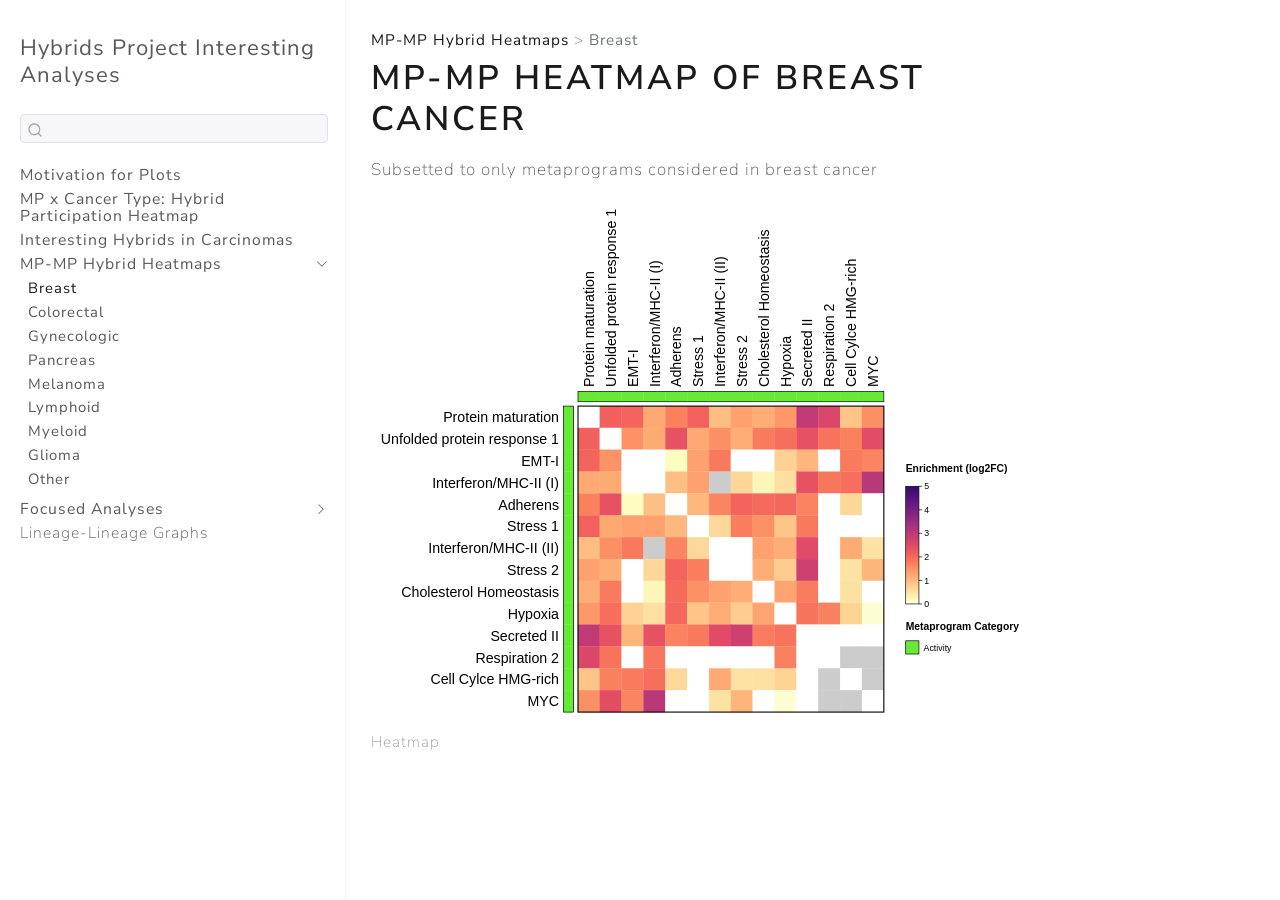
<file: hybrid_heatmaps/breast.html>
<!DOCTYPE html>
<html xmlns="http://www.w3.org/1999/xhtml" lang="en" xml:lang="en"><head>

<meta charset="utf-8">
<meta name="generator" content="quarto-1.9.37">

<meta name="viewport" content="width=device-width, initial-scale=1.0, user-scalable=yes">


<title>MP-MP Heatmap of Breast Cancer – Hybrids Project Interesting Analyses</title>
<style>
/* Default styles provided by pandoc.
** See https://pandoc.org/MANUAL.html#variables-for-html for config info.
*/
code{white-space: pre-wrap;}
span.smallcaps{font-variant: small-caps;}
div.columns{display: flex; gap: min(4vw, 1.5em);}
div.column{flex: auto; overflow-x: auto;}
div.hanging-indent{margin-left: 1.5em; text-indent: -1.5em;}
ul.task-list{list-style: none;}
ul.task-list li input[type="checkbox"] {
  width: 0.8em;
  margin: 0 0.8em 0.2em -1em; /* quarto-specific, see https://github.com/quarto-dev/quarto-cli/issues/4556 */ 
  vertical-align: middle;
}
</style>


<script src="../site_libs/quarto-nav/quarto-nav.js"></script>
<script src="../site_libs/quarto-nav/headroom.min.js"></script>
<script src="../site_libs/clipboard/clipboard.min.js"></script>
<script src="../site_libs/quarto-search/autocomplete.umd.js"></script>
<script src="../site_libs/quarto-search/fuse.min.js"></script>
<script src="../site_libs/quarto-search/quarto-search.js"></script>
<meta name="quarto:offset" content="../">
<script src="../site_libs/quarto-html/quarto.js" type="module"></script>
<script src="../site_libs/quarto-html/tabsets/tabsets.js" type="module"></script>
<script src="../site_libs/quarto-html/popper.min.js"></script>
<script src="../site_libs/quarto-html/tippy.umd.min.js"></script>
<script src="../site_libs/quarto-html/anchor.min.js"></script>
<link href="../site_libs/quarto-html/tippy.css" rel="stylesheet">
<link href="../site_libs/quarto-html/quarto-syntax-highlighting-7f8f88aac4f3542376d5c11b86a4c14d.css" rel="stylesheet" id="quarto-text-highlighting-styles">
<script src="../site_libs/bootstrap/bootstrap.min.js"></script>
<link href="../site_libs/bootstrap/bootstrap-icons.css" rel="stylesheet">
<link href="../site_libs/bootstrap/bootstrap-f190b240063bbcedcd11c9b729e96a39.min.css" rel="stylesheet" append-hash="true" id="quarto-bootstrap" data-mode="light">
<script id="quarto-search-options" type="application/json">{
  "location": "sidebar",
  "copy-button": false,
  "collapse-after": 3,
  "panel-placement": "start",
  "type": "textbox",
  "limit": 50,
  "keyboard-shortcut": [
    "f",
    "/",
    "s"
  ],
  "show-item-context": false,
  "language": {
    "search-no-results-text": "No results",
    "search-matching-documents-text": "matching documents",
    "search-copy-link-title": "Copy link to search",
    "search-hide-matches-text": "Hide additional matches",
    "search-more-match-text": "more match in this document",
    "search-more-matches-text": "more matches in this document",
    "search-clear-button-title": "Clear",
    "search-text-placeholder": "",
    "search-detached-cancel-button-title": "Cancel",
    "search-submit-button-title": "Submit",
    "search-label": "Search"
  }
}</script>


</head>

<body class="nav-sidebar docked quarto-light">

<div id="quarto-search-results"></div>
  <header id="quarto-header" class="headroom fixed-top">
  <nav class="quarto-secondary-nav">
    <div class="container-fluid d-flex">
      <button type="button" class="quarto-btn-toggle btn" data-bs-toggle="collapse" role="button" data-bs-target=".quarto-sidebar-collapse-item" aria-controls="quarto-sidebar" aria-expanded="false" aria-label="Toggle sidebar navigation" onclick="if (window.quartoToggleHeadroom) { window.quartoToggleHeadroom(); }">
        <i class="bi bi-layout-text-sidebar-reverse"></i>
      </button>
        <nav class="quarto-page-breadcrumbs" aria-label="breadcrumb"><ol class="breadcrumb"><li class="breadcrumb-item"><a href="../hybrid_heatmaps/breast.html">MP-MP Hybrid Heatmaps</a></li><li class="breadcrumb-item"><a href="../hybrid_heatmaps/breast.html">Breast</a></li></ol></nav>
        <a class="flex-grow-1" role="navigation" data-bs-toggle="collapse" data-bs-target=".quarto-sidebar-collapse-item" aria-controls="quarto-sidebar" aria-expanded="false" aria-label="Toggle sidebar navigation" onclick="if (window.quartoToggleHeadroom) { window.quartoToggleHeadroom(); }">      
        </a>
      <button type="button" class="btn quarto-search-button" aria-label="Search" onclick="window.quartoOpenSearch();">
        <i class="bi bi-search"></i>
      </button>
    </div>
  </nav>
</header>
<!-- content -->
<div id="quarto-content" class="quarto-container page-columns page-rows-contents page-layout-article">
<!-- sidebar -->
  <nav id="quarto-sidebar" class="sidebar collapse collapse-horizontal quarto-sidebar-collapse-item sidebar-navigation docked overflow-auto">
    <div class="pt-lg-2 mt-2 text-left sidebar-header">
    <div class="sidebar-title mb-0 py-0">
      <a href="../">Hybrids Project Interesting Analyses</a> 
    </div>
      </div>
        <div class="mt-2 flex-shrink-0 align-items-center">
        <div class="sidebar-search">
        <div id="quarto-search" class="" title="Search"></div>
        </div>
        </div>
    <div class="sidebar-menu-container"> 
    <ul class="list-unstyled mt-1">
        <li class="sidebar-item">
  <div class="sidebar-item-container"> 
  <a href="../index.html" class="sidebar-item-text sidebar-link">
 <span class="menu-text">Motivation for Plots</span></a>
  </div>
</li>
        <li class="sidebar-item">
  <div class="sidebar-item-container"> 
  <a href="../hybrid_participation_heatmap.html" class="sidebar-item-text sidebar-link">
 <span class="menu-text">MP x Cancer Type: Hybrid Participation Heatmap</span></a>
  </div>
</li>
        <li class="sidebar-item">
  <div class="sidebar-item-container"> 
  <a href="../interesting_hybrids.html" class="sidebar-item-text sidebar-link">
 <span class="menu-text">Interesting Hybrids in Carcinomas</span></a>
  </div>
</li>
        <li class="sidebar-item sidebar-item-section">
      <div class="sidebar-item-container"> 
            <a class="sidebar-item-text sidebar-link text-start" data-bs-toggle="collapse" data-bs-target="#quarto-sidebar-section-1" role="navigation" aria-expanded="true">
 <span class="menu-text">MP-MP Hybrid Heatmaps</span></a>
          <a class="sidebar-item-toggle text-start" data-bs-toggle="collapse" data-bs-target="#quarto-sidebar-section-1" role="navigation" aria-expanded="true" aria-label="Toggle section">
            <i class="bi bi-chevron-right ms-2"></i>
          </a> 
      </div>
      <ul id="quarto-sidebar-section-1" class="collapse list-unstyled sidebar-section depth1 show">  
          <li class="sidebar-item">
  <div class="sidebar-item-container"> 
  <a href="../hybrid_heatmaps/breast.html" class="sidebar-item-text sidebar-link active">
 <span class="menu-text">Breast</span></a>
  </div>
</li>
          <li class="sidebar-item">
  <div class="sidebar-item-container"> 
  <a href="../hybrid_heatmaps/colorectal.html" class="sidebar-item-text sidebar-link">
 <span class="menu-text">Colorectal</span></a>
  </div>
</li>
          <li class="sidebar-item">
  <div class="sidebar-item-container"> 
  <a href="../hybrid_heatmaps/gynecologic.html" class="sidebar-item-text sidebar-link">
 <span class="menu-text">Gynecologic</span></a>
  </div>
</li>
          <li class="sidebar-item">
  <div class="sidebar-item-container"> 
  <a href="../hybrid_heatmaps/pancreas.html" class="sidebar-item-text sidebar-link">
 <span class="menu-text">Pancreas</span></a>
  </div>
</li>
          <li class="sidebar-item">
  <div class="sidebar-item-container"> 
  <a href="../hybrid_heatmaps/melanoma.html" class="sidebar-item-text sidebar-link">
 <span class="menu-text">Melanoma</span></a>
  </div>
</li>
          <li class="sidebar-item">
  <div class="sidebar-item-container"> 
  <a href="../hybrid_heatmaps/lymphoid.html" class="sidebar-item-text sidebar-link">
 <span class="menu-text">Lymphoid</span></a>
  </div>
</li>
          <li class="sidebar-item">
  <div class="sidebar-item-container"> 
  <a href="../hybrid_heatmaps/myeloid.html" class="sidebar-item-text sidebar-link">
 <span class="menu-text">Myeloid</span></a>
  </div>
</li>
          <li class="sidebar-item">
  <div class="sidebar-item-container"> 
  <a href="../hybrid_heatmaps/glioma.html" class="sidebar-item-text sidebar-link">
 <span class="menu-text">Glioma</span></a>
  </div>
</li>
          <li class="sidebar-item">
  <div class="sidebar-item-container"> 
  <a href="../hybrid_heatmaps/other.html" class="sidebar-item-text sidebar-link">
 <span class="menu-text">Other</span></a>
  </div>
</li>
      </ul>
  </li>
        <li class="sidebar-item sidebar-item-section">
      <div class="sidebar-item-container"> 
            <a class="sidebar-item-text sidebar-link text-start collapsed" data-bs-toggle="collapse" data-bs-target="#quarto-sidebar-section-2" role="navigation" aria-expanded="false">
 <span class="menu-text">Focused Analyses</span></a>
          <a class="sidebar-item-toggle text-start collapsed" data-bs-toggle="collapse" data-bs-target="#quarto-sidebar-section-2" role="navigation" aria-expanded="false" aria-label="Toggle section">
            <i class="bi bi-chevron-right ms-2"></i>
          </a> 
      </div>
      <ul id="quarto-sidebar-section-2" class="collapse list-unstyled sidebar-section depth1 ">  
          <li class="sidebar-item">
  <div class="sidebar-item-container"> 
  <a href="../focused_analyses/specific_metaprograms.html" class="sidebar-item-text sidebar-link">
 <span class="menu-text">Per MP</span></a>
  </div>
</li>
      </ul>
  </li>
        <li class="sidebar-item sidebar-item-section">
      <span class="sidebar-item-text sidebar-link text-start">
 <span class="menu-text">Lineage-Lineage Graphs</span></span>
  </li>
    </ul>
    </div>
</nav>
<div id="quarto-sidebar-glass" class="quarto-sidebar-collapse-item" data-bs-toggle="collapse" data-bs-target=".quarto-sidebar-collapse-item"></div>
<!-- margin-sidebar -->
    <div id="quarto-margin-sidebar" class="sidebar margin-sidebar zindex-bottom">
        
    </div>
<!-- main -->
<main class="content" id="quarto-document-content">

<header id="title-block-header" class="quarto-title-block default"><nav class="quarto-page-breadcrumbs quarto-title-breadcrumbs d-none d-lg-block" aria-label="breadcrumb"><ol class="breadcrumb"><li class="breadcrumb-item"><a href="../hybrid_heatmaps/breast.html">MP-MP Hybrid Heatmaps</a></li><li class="breadcrumb-item"><a href="../hybrid_heatmaps/breast.html">Breast</a></li></ol></nav>
<div class="quarto-title">
<h1 class="title">MP-MP Heatmap of Breast Cancer</h1>
</div>



<div class="quarto-title-meta">

    
  
    
  </div>
  


</header>


<p>Subsetted to only metaprograms considered in breast cancer</p>
<div class="quarto-figure quarto-figure-center">
<figure class="figure">
<p><img src="../figures/cancer_type_heatmaps/Breast.svg" class="img-fluid figure-img"></p>
<figcaption>Heatmap</figcaption>
</figure>
</div>



</main> <!-- /main -->
<script id="quarto-html-after-body" type="application/javascript">
  window.document.addEventListener("DOMContentLoaded", function (event) {
    const icon = "";
    const anchorJS = new window.AnchorJS();
    anchorJS.options = {
      placement: 'right',
      icon: icon
    };
    anchorJS.add('.anchored');
    const isCodeAnnotation = (el) => {
      for (const clz of el.classList) {
        if (clz.startsWith('code-annotation-')) {                     
          return true;
        }
      }
      return false;
    }
    const onCopySuccess = function(e) {
      // button target
      const button = e.trigger;
      // don't keep focus
      button.blur();
      // flash "checked"
      button.classList.add('code-copy-button-checked');
      var currentTitle = button.getAttribute("title");
      button.setAttribute("title", "Copied!");
      let tooltip;
      if (window.bootstrap) {
        button.setAttribute("data-bs-toggle", "tooltip");
        button.setAttribute("data-bs-placement", "left");
        button.setAttribute("data-bs-title", "Copied!");
        tooltip = new bootstrap.Tooltip(button, 
          { trigger: "manual", 
            customClass: "code-copy-button-tooltip",
            offset: [0, -8]});
        tooltip.show();    
      }
      setTimeout(function() {
        if (tooltip) {
          tooltip.hide();
          button.removeAttribute("data-bs-title");
          button.removeAttribute("data-bs-toggle");
          button.removeAttribute("data-bs-placement");
        }
        button.setAttribute("title", currentTitle);
        button.classList.remove('code-copy-button-checked');
      }, 1000);
      // clear code selection
      e.clearSelection();
    }
    const getTextToCopy = function(trigger) {
      const outerScaffold = trigger.parentElement.cloneNode(true);
      const codeEl = outerScaffold.querySelector('code');
      for (const childEl of codeEl.children) {
        if (isCodeAnnotation(childEl)) {
          childEl.remove();
        }
      }
      return codeEl.innerText;
    }
    const clipboard = new window.ClipboardJS('.code-copy-button:not([data-in-quarto-modal])', {
      text: getTextToCopy
    });
    clipboard.on('success', onCopySuccess);
    if (window.document.getElementById('quarto-embedded-source-code-modal')) {
      const clipboardModal = new window.ClipboardJS('.code-copy-button[data-in-quarto-modal]', {
        text: getTextToCopy,
        container: window.document.getElementById('quarto-embedded-source-code-modal')
      });
      clipboardModal.on('success', onCopySuccess);
    }
      var localhostRegex = new RegExp(/^(?:http|https):\/\/localhost\:?[0-9]*\//);
      var mailtoRegex = new RegExp(/^mailto:/);
        var filterRegex = new RegExp('/' + window.location.host + '/');
      var isInternal = (href) => {
          return filterRegex.test(href) || localhostRegex.test(href) || mailtoRegex.test(href);
      }
      // Inspect non-navigation links and adorn them if external
     var links = window.document.querySelectorAll('a[href]:not(.nav-link):not(.navbar-brand):not(.toc-action):not(.sidebar-link):not(.sidebar-item-toggle):not(.pagination-link):not(.no-external):not([aria-hidden]):not(.dropdown-item):not(.quarto-navigation-tool):not(.about-link)');
      for (var i=0; i<links.length; i++) {
        const link = links[i];
        if (!isInternal(link.href)) {
          // undo the damage that might have been done by quarto-nav.js in the case of
          // links that we want to consider external
          if (link.dataset.originalHref !== undefined) {
            link.href = link.dataset.originalHref;
          }
        }
      }
    function tippyHover(el, contentFn, onTriggerFn, onUntriggerFn) {
      const config = {
        allowHTML: true,
        maxWidth: 500,
        delay: 100,
        arrow: false,
        appendTo: function(el) {
            return el.parentElement;
        },
        interactive: true,
        interactiveBorder: 10,
        theme: 'quarto',
        placement: 'bottom-start',
      };
      if (contentFn) {
        config.content = contentFn;
      }
      if (onTriggerFn) {
        config.onTrigger = onTriggerFn;
      }
      if (onUntriggerFn) {
        config.onUntrigger = onUntriggerFn;
      }
      window.tippy(el, config); 
    }
    const noterefs = window.document.querySelectorAll('a[role="doc-noteref"]');
    for (var i=0; i<noterefs.length; i++) {
      const ref = noterefs[i];
      tippyHover(ref, function() {
        // use id or data attribute instead here
        let href = ref.getAttribute('data-footnote-href') || ref.getAttribute('href');
        try { href = new URL(href).hash; } catch {}
        const id = href.replace(/^#\/?/, "");
        const note = window.document.getElementById(id);
        if (note) {
          return note.innerHTML;
        } else {
          return "";
        }
      });
    }
    const xrefs = window.document.querySelectorAll('a.quarto-xref');
    const processXRef = (id, note) => {
      // Strip column container classes
      const stripColumnClz = (el) => {
        el.classList.remove("page-full", "page-columns");
        if (el.children) {
          for (const child of el.children) {
            stripColumnClz(child);
          }
        }
      }
      stripColumnClz(note)
      if (id === null || id.startsWith('sec-')) {
        // Special case sections, only their first couple elements
        const container = document.createElement("div");
        if (note.children && note.children.length > 2) {
          container.appendChild(note.children[0].cloneNode(true));
          for (let i = 1; i < note.children.length; i++) {
            const child = note.children[i];
            if (child.tagName === "P" && child.innerText === "") {
              continue;
            } else {
              container.appendChild(child.cloneNode(true));
              break;
            }
          }
          if (window.Quarto?.typesetMath) {
            window.Quarto.typesetMath(container);
          }
          return container.innerHTML
        } else {
          if (window.Quarto?.typesetMath) {
            window.Quarto.typesetMath(note);
          }
          return note.innerHTML;
        }
      } else {
        // Remove any anchor links if they are present
        const anchorLink = note.querySelector('a.anchorjs-link');
        if (anchorLink) {
          anchorLink.remove();
        }
        if (window.Quarto?.typesetMath) {
          window.Quarto.typesetMath(note);
        }
        if (note.classList.contains("callout")) {
          return note.outerHTML;
        } else {
          return note.innerHTML;
        }
      }
    }
    for (var i=0; i<xrefs.length; i++) {
      const xref = xrefs[i];
      tippyHover(xref, undefined, function(instance) {
        instance.disable();
        let url = xref.getAttribute('href');
        let hash = undefined; 
        if (url.startsWith('#')) {
          hash = url;
        } else {
          try { hash = new URL(url).hash; } catch {}
        }
        if (hash) {
          const id = hash.replace(/^#\/?/, "");
          const note = window.document.getElementById(id);
          if (note !== null) {
            try {
              const html = processXRef(id, note.cloneNode(true));
              instance.setContent(html);
            } finally {
              instance.enable();
              instance.show();
            }
          } else {
            // See if we can fetch this
            fetch(url.split('#')[0])
            .then(res => res.text())
            .then(html => {
              const parser = new DOMParser();
              const htmlDoc = parser.parseFromString(html, "text/html");
              const note = htmlDoc.getElementById(id);
              if (note !== null) {
                const html = processXRef(id, note);
                instance.setContent(html);
              } 
            }).finally(() => {
              instance.enable();
              instance.show();
            });
          }
        } else {
          // See if we can fetch a full url (with no hash to target)
          // This is a special case and we should probably do some content thinning / targeting
          fetch(url)
          .then(res => res.text())
          .then(html => {
            const parser = new DOMParser();
            const htmlDoc = parser.parseFromString(html, "text/html");
            const note = htmlDoc.querySelector('main.content');
            if (note !== null) {
              // This should only happen for chapter cross references
              // (since there is no id in the URL)
              // remove the first header
              if (note.children.length > 0 && note.children[0].tagName === "HEADER") {
                note.children[0].remove();
              }
              const html = processXRef(null, note);
              instance.setContent(html);
            } 
          }).finally(() => {
            instance.enable();
            instance.show();
          });
        }
      }, function(instance) {
      });
    }
        let selectedAnnoteEl;
        const selectorForAnnotation = ( cell, annotation) => {
          let cellAttr = 'data-code-cell="' + cell + '"';
          let lineAttr = 'data-code-annotation="' +  annotation + '"';
          const selector = 'span[' + cellAttr + '][' + lineAttr + ']';
          return selector;
        }
        const selectCodeLines = (annoteEl) => {
          const doc = window.document;
          const targetCell = annoteEl.getAttribute("data-target-cell");
          const targetAnnotation = annoteEl.getAttribute("data-target-annotation");
          const annoteSpan = window.document.querySelector(selectorForAnnotation(targetCell, targetAnnotation));
          const lines = annoteSpan.getAttribute("data-code-lines").split(",");
          const lineIds = lines.map((line) => {
            return targetCell + "-" + line;
          })
          let top = null;
          let height = null;
          let parent = null;
          if (lineIds.length > 0) {
              //compute the position of the single el (top and bottom and make a div)
              const el = window.document.getElementById(lineIds[0]);
              top = el.offsetTop;
              height = el.offsetHeight;
              parent = el.parentElement.parentElement;
            if (lineIds.length > 1) {
              const lastEl = window.document.getElementById(lineIds[lineIds.length - 1]);
              const bottom = lastEl.offsetTop + lastEl.offsetHeight;
              height = bottom - top;
            }
            if (top !== null && height !== null && parent !== null) {
              // cook up a div (if necessary) and position it 
              let div = window.document.getElementById("code-annotation-line-highlight");
              if (div === null) {
                div = window.document.createElement("div");
                div.setAttribute("id", "code-annotation-line-highlight");
                div.style.position = 'absolute';
                parent.appendChild(div);
              }
              div.style.top = top - 2 + "px";
              div.style.height = height + 4 + "px";
              div.style.left = 0;
              let gutterDiv = window.document.getElementById("code-annotation-line-highlight-gutter");
              if (gutterDiv === null) {
                gutterDiv = window.document.createElement("div");
                gutterDiv.setAttribute("id", "code-annotation-line-highlight-gutter");
                gutterDiv.style.position = 'absolute';
                const codeCell = window.document.getElementById(targetCell);
                const gutter = codeCell.querySelector('.code-annotation-gutter');
                gutter.appendChild(gutterDiv);
              }
              gutterDiv.style.top = top - 2 + "px";
              gutterDiv.style.height = height + 4 + "px";
            }
            selectedAnnoteEl = annoteEl;
          }
        };
        const unselectCodeLines = () => {
          const elementsIds = ["code-annotation-line-highlight", "code-annotation-line-highlight-gutter"];
          elementsIds.forEach((elId) => {
            const div = window.document.getElementById(elId);
            if (div) {
              div.remove();
            }
          });
          selectedAnnoteEl = undefined;
        };
          // Handle positioning of the toggle
      window.addEventListener(
        "resize",
        throttle(() => {
          elRect = undefined;
          if (selectedAnnoteEl) {
            selectCodeLines(selectedAnnoteEl);
          }
        }, 10)
      );
      function throttle(fn, ms) {
      let throttle = false;
      let timer;
        return (...args) => {
          if(!throttle) { // first call gets through
              fn.apply(this, args);
              throttle = true;
          } else { // all the others get throttled
              if(timer) clearTimeout(timer); // cancel #2
              timer = setTimeout(() => {
                fn.apply(this, args);
                timer = throttle = false;
              }, ms);
          }
        };
      }
        // Attach click handler to the DT
        const annoteDls = window.document.querySelectorAll('dt[data-target-cell]');
        for (const annoteDlNode of annoteDls) {
          annoteDlNode.addEventListener('click', (event) => {
            const clickedEl = event.target;
            if (clickedEl !== selectedAnnoteEl) {
              unselectCodeLines();
              const activeEl = window.document.querySelector('dt[data-target-cell].code-annotation-active');
              if (activeEl) {
                activeEl.classList.remove('code-annotation-active');
              }
              selectCodeLines(clickedEl);
              clickedEl.classList.add('code-annotation-active');
            } else {
              // Unselect the line
              unselectCodeLines();
              clickedEl.classList.remove('code-annotation-active');
            }
          });
        }
    const findCites = (el) => {
      const parentEl = el.parentElement;
      if (parentEl) {
        const cites = parentEl.dataset.cites;
        if (cites) {
          return {
            el,
            cites: cites.split(' ')
          };
        } else {
          return findCites(el.parentElement)
        }
      } else {
        return undefined;
      }
    };
    var bibliorefs = window.document.querySelectorAll('a[role="doc-biblioref"]');
    for (var i=0; i<bibliorefs.length; i++) {
      const ref = bibliorefs[i];
      const citeInfo = findCites(ref);
      if (citeInfo) {
        tippyHover(citeInfo.el, function() {
          var popup = window.document.createElement('div');
          citeInfo.cites.forEach(function(cite) {
            var citeDiv = window.document.createElement('div');
            citeDiv.classList.add('hanging-indent');
            citeDiv.classList.add('csl-entry');
            var biblioDiv = window.document.getElementById('ref-' + cite);
            if (biblioDiv) {
              citeDiv.innerHTML = biblioDiv.innerHTML;
            }
            popup.appendChild(citeDiv);
          });
          return popup.innerHTML;
        });
      }
    }
  });
  </script>
</div> <!-- /content -->




</body></html>
</file>
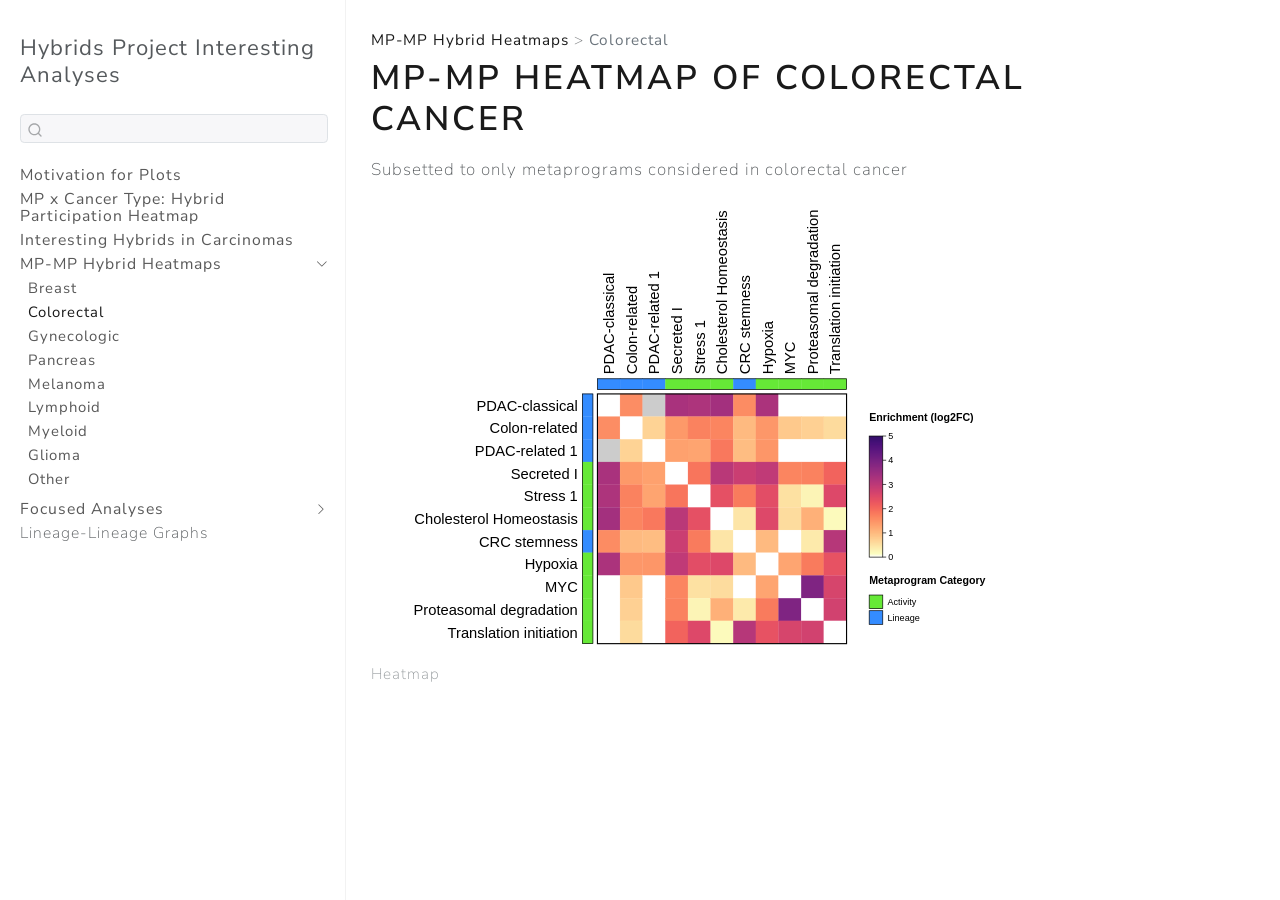
<file: hybrid_heatmaps/colorectal.html>
<!DOCTYPE html>
<html xmlns="http://www.w3.org/1999/xhtml" lang="en" xml:lang="en"><head>

<meta charset="utf-8">
<meta name="generator" content="quarto-1.9.37">

<meta name="viewport" content="width=device-width, initial-scale=1.0, user-scalable=yes">


<title>MP-MP Heatmap of Colorectal Cancer – Hybrids Project Interesting Analyses</title>
<style>
/* Default styles provided by pandoc.
** See https://pandoc.org/MANUAL.html#variables-for-html for config info.
*/
code{white-space: pre-wrap;}
span.smallcaps{font-variant: small-caps;}
div.columns{display: flex; gap: min(4vw, 1.5em);}
div.column{flex: auto; overflow-x: auto;}
div.hanging-indent{margin-left: 1.5em; text-indent: -1.5em;}
ul.task-list{list-style: none;}
ul.task-list li input[type="checkbox"] {
  width: 0.8em;
  margin: 0 0.8em 0.2em -1em; /* quarto-specific, see https://github.com/quarto-dev/quarto-cli/issues/4556 */ 
  vertical-align: middle;
}
</style>


<script src="../site_libs/quarto-nav/quarto-nav.js"></script>
<script src="../site_libs/quarto-nav/headroom.min.js"></script>
<script src="../site_libs/clipboard/clipboard.min.js"></script>
<script src="../site_libs/quarto-search/autocomplete.umd.js"></script>
<script src="../site_libs/quarto-search/fuse.min.js"></script>
<script src="../site_libs/quarto-search/quarto-search.js"></script>
<meta name="quarto:offset" content="../">
<script src="../site_libs/quarto-html/quarto.js" type="module"></script>
<script src="../site_libs/quarto-html/tabsets/tabsets.js" type="module"></script>
<script src="../site_libs/quarto-html/popper.min.js"></script>
<script src="../site_libs/quarto-html/tippy.umd.min.js"></script>
<script src="../site_libs/quarto-html/anchor.min.js"></script>
<link href="../site_libs/quarto-html/tippy.css" rel="stylesheet">
<link href="../site_libs/quarto-html/quarto-syntax-highlighting-7f8f88aac4f3542376d5c11b86a4c14d.css" rel="stylesheet" id="quarto-text-highlighting-styles">
<script src="../site_libs/bootstrap/bootstrap.min.js"></script>
<link href="../site_libs/bootstrap/bootstrap-icons.css" rel="stylesheet">
<link href="../site_libs/bootstrap/bootstrap-f190b240063bbcedcd11c9b729e96a39.min.css" rel="stylesheet" append-hash="true" id="quarto-bootstrap" data-mode="light">
<script id="quarto-search-options" type="application/json">{
  "location": "sidebar",
  "copy-button": false,
  "collapse-after": 3,
  "panel-placement": "start",
  "type": "textbox",
  "limit": 50,
  "keyboard-shortcut": [
    "f",
    "/",
    "s"
  ],
  "show-item-context": false,
  "language": {
    "search-no-results-text": "No results",
    "search-matching-documents-text": "matching documents",
    "search-copy-link-title": "Copy link to search",
    "search-hide-matches-text": "Hide additional matches",
    "search-more-match-text": "more match in this document",
    "search-more-matches-text": "more matches in this document",
    "search-clear-button-title": "Clear",
    "search-text-placeholder": "",
    "search-detached-cancel-button-title": "Cancel",
    "search-submit-button-title": "Submit",
    "search-label": "Search"
  }
}</script>


</head>

<body class="nav-sidebar docked quarto-light">

<div id="quarto-search-results"></div>
  <header id="quarto-header" class="headroom fixed-top">
  <nav class="quarto-secondary-nav">
    <div class="container-fluid d-flex">
      <button type="button" class="quarto-btn-toggle btn" data-bs-toggle="collapse" role="button" data-bs-target=".quarto-sidebar-collapse-item" aria-controls="quarto-sidebar" aria-expanded="false" aria-label="Toggle sidebar navigation" onclick="if (window.quartoToggleHeadroom) { window.quartoToggleHeadroom(); }">
        <i class="bi bi-layout-text-sidebar-reverse"></i>
      </button>
        <nav class="quarto-page-breadcrumbs" aria-label="breadcrumb"><ol class="breadcrumb"><li class="breadcrumb-item"><a href="../hybrid_heatmaps/breast.html">MP-MP Hybrid Heatmaps</a></li><li class="breadcrumb-item"><a href="../hybrid_heatmaps/colorectal.html">Colorectal</a></li></ol></nav>
        <a class="flex-grow-1" role="navigation" data-bs-toggle="collapse" data-bs-target=".quarto-sidebar-collapse-item" aria-controls="quarto-sidebar" aria-expanded="false" aria-label="Toggle sidebar navigation" onclick="if (window.quartoToggleHeadroom) { window.quartoToggleHeadroom(); }">      
        </a>
      <button type="button" class="btn quarto-search-button" aria-label="Search" onclick="window.quartoOpenSearch();">
        <i class="bi bi-search"></i>
      </button>
    </div>
  </nav>
</header>
<!-- content -->
<div id="quarto-content" class="quarto-container page-columns page-rows-contents page-layout-article">
<!-- sidebar -->
  <nav id="quarto-sidebar" class="sidebar collapse collapse-horizontal quarto-sidebar-collapse-item sidebar-navigation docked overflow-auto">
    <div class="pt-lg-2 mt-2 text-left sidebar-header">
    <div class="sidebar-title mb-0 py-0">
      <a href="../">Hybrids Project Interesting Analyses</a> 
    </div>
      </div>
        <div class="mt-2 flex-shrink-0 align-items-center">
        <div class="sidebar-search">
        <div id="quarto-search" class="" title="Search"></div>
        </div>
        </div>
    <div class="sidebar-menu-container"> 
    <ul class="list-unstyled mt-1">
        <li class="sidebar-item">
  <div class="sidebar-item-container"> 
  <a href="../index.html" class="sidebar-item-text sidebar-link">
 <span class="menu-text">Motivation for Plots</span></a>
  </div>
</li>
        <li class="sidebar-item">
  <div class="sidebar-item-container"> 
  <a href="../hybrid_participation_heatmap.html" class="sidebar-item-text sidebar-link">
 <span class="menu-text">MP x Cancer Type: Hybrid Participation Heatmap</span></a>
  </div>
</li>
        <li class="sidebar-item">
  <div class="sidebar-item-container"> 
  <a href="../interesting_hybrids.html" class="sidebar-item-text sidebar-link">
 <span class="menu-text">Interesting Hybrids in Carcinomas</span></a>
  </div>
</li>
        <li class="sidebar-item sidebar-item-section">
      <div class="sidebar-item-container"> 
            <a class="sidebar-item-text sidebar-link text-start" data-bs-toggle="collapse" data-bs-target="#quarto-sidebar-section-1" role="navigation" aria-expanded="true">
 <span class="menu-text">MP-MP Hybrid Heatmaps</span></a>
          <a class="sidebar-item-toggle text-start" data-bs-toggle="collapse" data-bs-target="#quarto-sidebar-section-1" role="navigation" aria-expanded="true" aria-label="Toggle section">
            <i class="bi bi-chevron-right ms-2"></i>
          </a> 
      </div>
      <ul id="quarto-sidebar-section-1" class="collapse list-unstyled sidebar-section depth1 show">  
          <li class="sidebar-item">
  <div class="sidebar-item-container"> 
  <a href="../hybrid_heatmaps/breast.html" class="sidebar-item-text sidebar-link">
 <span class="menu-text">Breast</span></a>
  </div>
</li>
          <li class="sidebar-item">
  <div class="sidebar-item-container"> 
  <a href="../hybrid_heatmaps/colorectal.html" class="sidebar-item-text sidebar-link active">
 <span class="menu-text">Colorectal</span></a>
  </div>
</li>
          <li class="sidebar-item">
  <div class="sidebar-item-container"> 
  <a href="../hybrid_heatmaps/gynecologic.html" class="sidebar-item-text sidebar-link">
 <span class="menu-text">Gynecologic</span></a>
  </div>
</li>
          <li class="sidebar-item">
  <div class="sidebar-item-container"> 
  <a href="../hybrid_heatmaps/pancreas.html" class="sidebar-item-text sidebar-link">
 <span class="menu-text">Pancreas</span></a>
  </div>
</li>
          <li class="sidebar-item">
  <div class="sidebar-item-container"> 
  <a href="../hybrid_heatmaps/melanoma.html" class="sidebar-item-text sidebar-link">
 <span class="menu-text">Melanoma</span></a>
  </div>
</li>
          <li class="sidebar-item">
  <div class="sidebar-item-container"> 
  <a href="../hybrid_heatmaps/lymphoid.html" class="sidebar-item-text sidebar-link">
 <span class="menu-text">Lymphoid</span></a>
  </div>
</li>
          <li class="sidebar-item">
  <div class="sidebar-item-container"> 
  <a href="../hybrid_heatmaps/myeloid.html" class="sidebar-item-text sidebar-link">
 <span class="menu-text">Myeloid</span></a>
  </div>
</li>
          <li class="sidebar-item">
  <div class="sidebar-item-container"> 
  <a href="../hybrid_heatmaps/glioma.html" class="sidebar-item-text sidebar-link">
 <span class="menu-text">Glioma</span></a>
  </div>
</li>
          <li class="sidebar-item">
  <div class="sidebar-item-container"> 
  <a href="../hybrid_heatmaps/other.html" class="sidebar-item-text sidebar-link">
 <span class="menu-text">Other</span></a>
  </div>
</li>
      </ul>
  </li>
        <li class="sidebar-item sidebar-item-section">
      <div class="sidebar-item-container"> 
            <a class="sidebar-item-text sidebar-link text-start collapsed" data-bs-toggle="collapse" data-bs-target="#quarto-sidebar-section-2" role="navigation" aria-expanded="false">
 <span class="menu-text">Focused Analyses</span></a>
          <a class="sidebar-item-toggle text-start collapsed" data-bs-toggle="collapse" data-bs-target="#quarto-sidebar-section-2" role="navigation" aria-expanded="false" aria-label="Toggle section">
            <i class="bi bi-chevron-right ms-2"></i>
          </a> 
      </div>
      <ul id="quarto-sidebar-section-2" class="collapse list-unstyled sidebar-section depth1 ">  
          <li class="sidebar-item">
  <div class="sidebar-item-container"> 
  <a href="../focused_analyses/specific_metaprograms.html" class="sidebar-item-text sidebar-link">
 <span class="menu-text">Per MP</span></a>
  </div>
</li>
      </ul>
  </li>
        <li class="sidebar-item sidebar-item-section">
      <span class="sidebar-item-text sidebar-link text-start">
 <span class="menu-text">Lineage-Lineage Graphs</span></span>
  </li>
    </ul>
    </div>
</nav>
<div id="quarto-sidebar-glass" class="quarto-sidebar-collapse-item" data-bs-toggle="collapse" data-bs-target=".quarto-sidebar-collapse-item"></div>
<!-- margin-sidebar -->
    <div id="quarto-margin-sidebar" class="sidebar margin-sidebar zindex-bottom">
        
    </div>
<!-- main -->
<main class="content" id="quarto-document-content">

<header id="title-block-header" class="quarto-title-block default"><nav class="quarto-page-breadcrumbs quarto-title-breadcrumbs d-none d-lg-block" aria-label="breadcrumb"><ol class="breadcrumb"><li class="breadcrumb-item"><a href="../hybrid_heatmaps/breast.html">MP-MP Hybrid Heatmaps</a></li><li class="breadcrumb-item"><a href="../hybrid_heatmaps/colorectal.html">Colorectal</a></li></ol></nav>
<div class="quarto-title">
<h1 class="title">MP-MP Heatmap of Colorectal Cancer</h1>
</div>



<div class="quarto-title-meta">

    
  
    
  </div>
  


</header>


<p>Subsetted to only metaprograms considered in colorectal cancer</p>
<div class="quarto-figure quarto-figure-center">
<figure class="figure">
<p><img src="../figures/cancer_type_heatmaps/Colorectal.svg" class="img-fluid figure-img"></p>
<figcaption>Heatmap</figcaption>
</figure>
</div>



</main> <!-- /main -->
<script id="quarto-html-after-body" type="application/javascript">
  window.document.addEventListener("DOMContentLoaded", function (event) {
    const icon = "";
    const anchorJS = new window.AnchorJS();
    anchorJS.options = {
      placement: 'right',
      icon: icon
    };
    anchorJS.add('.anchored');
    const isCodeAnnotation = (el) => {
      for (const clz of el.classList) {
        if (clz.startsWith('code-annotation-')) {                     
          return true;
        }
      }
      return false;
    }
    const onCopySuccess = function(e) {
      // button target
      const button = e.trigger;
      // don't keep focus
      button.blur();
      // flash "checked"
      button.classList.add('code-copy-button-checked');
      var currentTitle = button.getAttribute("title");
      button.setAttribute("title", "Copied!");
      let tooltip;
      if (window.bootstrap) {
        button.setAttribute("data-bs-toggle", "tooltip");
        button.setAttribute("data-bs-placement", "left");
        button.setAttribute("data-bs-title", "Copied!");
        tooltip = new bootstrap.Tooltip(button, 
          { trigger: "manual", 
            customClass: "code-copy-button-tooltip",
            offset: [0, -8]});
        tooltip.show();    
      }
      setTimeout(function() {
        if (tooltip) {
          tooltip.hide();
          button.removeAttribute("data-bs-title");
          button.removeAttribute("data-bs-toggle");
          button.removeAttribute("data-bs-placement");
        }
        button.setAttribute("title", currentTitle);
        button.classList.remove('code-copy-button-checked');
      }, 1000);
      // clear code selection
      e.clearSelection();
    }
    const getTextToCopy = function(trigger) {
      const outerScaffold = trigger.parentElement.cloneNode(true);
      const codeEl = outerScaffold.querySelector('code');
      for (const childEl of codeEl.children) {
        if (isCodeAnnotation(childEl)) {
          childEl.remove();
        }
      }
      return codeEl.innerText;
    }
    const clipboard = new window.ClipboardJS('.code-copy-button:not([data-in-quarto-modal])', {
      text: getTextToCopy
    });
    clipboard.on('success', onCopySuccess);
    if (window.document.getElementById('quarto-embedded-source-code-modal')) {
      const clipboardModal = new window.ClipboardJS('.code-copy-button[data-in-quarto-modal]', {
        text: getTextToCopy,
        container: window.document.getElementById('quarto-embedded-source-code-modal')
      });
      clipboardModal.on('success', onCopySuccess);
    }
      var localhostRegex = new RegExp(/^(?:http|https):\/\/localhost\:?[0-9]*\//);
      var mailtoRegex = new RegExp(/^mailto:/);
        var filterRegex = new RegExp('/' + window.location.host + '/');
      var isInternal = (href) => {
          return filterRegex.test(href) || localhostRegex.test(href) || mailtoRegex.test(href);
      }
      // Inspect non-navigation links and adorn them if external
     var links = window.document.querySelectorAll('a[href]:not(.nav-link):not(.navbar-brand):not(.toc-action):not(.sidebar-link):not(.sidebar-item-toggle):not(.pagination-link):not(.no-external):not([aria-hidden]):not(.dropdown-item):not(.quarto-navigation-tool):not(.about-link)');
      for (var i=0; i<links.length; i++) {
        const link = links[i];
        if (!isInternal(link.href)) {
          // undo the damage that might have been done by quarto-nav.js in the case of
          // links that we want to consider external
          if (link.dataset.originalHref !== undefined) {
            link.href = link.dataset.originalHref;
          }
        }
      }
    function tippyHover(el, contentFn, onTriggerFn, onUntriggerFn) {
      const config = {
        allowHTML: true,
        maxWidth: 500,
        delay: 100,
        arrow: false,
        appendTo: function(el) {
            return el.parentElement;
        },
        interactive: true,
        interactiveBorder: 10,
        theme: 'quarto',
        placement: 'bottom-start',
      };
      if (contentFn) {
        config.content = contentFn;
      }
      if (onTriggerFn) {
        config.onTrigger = onTriggerFn;
      }
      if (onUntriggerFn) {
        config.onUntrigger = onUntriggerFn;
      }
      window.tippy(el, config); 
    }
    const noterefs = window.document.querySelectorAll('a[role="doc-noteref"]');
    for (var i=0; i<noterefs.length; i++) {
      const ref = noterefs[i];
      tippyHover(ref, function() {
        // use id or data attribute instead here
        let href = ref.getAttribute('data-footnote-href') || ref.getAttribute('href');
        try { href = new URL(href).hash; } catch {}
        const id = href.replace(/^#\/?/, "");
        const note = window.document.getElementById(id);
        if (note) {
          return note.innerHTML;
        } else {
          return "";
        }
      });
    }
    const xrefs = window.document.querySelectorAll('a.quarto-xref');
    const processXRef = (id, note) => {
      // Strip column container classes
      const stripColumnClz = (el) => {
        el.classList.remove("page-full", "page-columns");
        if (el.children) {
          for (const child of el.children) {
            stripColumnClz(child);
          }
        }
      }
      stripColumnClz(note)
      if (id === null || id.startsWith('sec-')) {
        // Special case sections, only their first couple elements
        const container = document.createElement("div");
        if (note.children && note.children.length > 2) {
          container.appendChild(note.children[0].cloneNode(true));
          for (let i = 1; i < note.children.length; i++) {
            const child = note.children[i];
            if (child.tagName === "P" && child.innerText === "") {
              continue;
            } else {
              container.appendChild(child.cloneNode(true));
              break;
            }
          }
          if (window.Quarto?.typesetMath) {
            window.Quarto.typesetMath(container);
          }
          return container.innerHTML
        } else {
          if (window.Quarto?.typesetMath) {
            window.Quarto.typesetMath(note);
          }
          return note.innerHTML;
        }
      } else {
        // Remove any anchor links if they are present
        const anchorLink = note.querySelector('a.anchorjs-link');
        if (anchorLink) {
          anchorLink.remove();
        }
        if (window.Quarto?.typesetMath) {
          window.Quarto.typesetMath(note);
        }
        if (note.classList.contains("callout")) {
          return note.outerHTML;
        } else {
          return note.innerHTML;
        }
      }
    }
    for (var i=0; i<xrefs.length; i++) {
      const xref = xrefs[i];
      tippyHover(xref, undefined, function(instance) {
        instance.disable();
        let url = xref.getAttribute('href');
        let hash = undefined; 
        if (url.startsWith('#')) {
          hash = url;
        } else {
          try { hash = new URL(url).hash; } catch {}
        }
        if (hash) {
          const id = hash.replace(/^#\/?/, "");
          const note = window.document.getElementById(id);
          if (note !== null) {
            try {
              const html = processXRef(id, note.cloneNode(true));
              instance.setContent(html);
            } finally {
              instance.enable();
              instance.show();
            }
          } else {
            // See if we can fetch this
            fetch(url.split('#')[0])
            .then(res => res.text())
            .then(html => {
              const parser = new DOMParser();
              const htmlDoc = parser.parseFromString(html, "text/html");
              const note = htmlDoc.getElementById(id);
              if (note !== null) {
                const html = processXRef(id, note);
                instance.setContent(html);
              } 
            }).finally(() => {
              instance.enable();
              instance.show();
            });
          }
        } else {
          // See if we can fetch a full url (with no hash to target)
          // This is a special case and we should probably do some content thinning / targeting
          fetch(url)
          .then(res => res.text())
          .then(html => {
            const parser = new DOMParser();
            const htmlDoc = parser.parseFromString(html, "text/html");
            const note = htmlDoc.querySelector('main.content');
            if (note !== null) {
              // This should only happen for chapter cross references
              // (since there is no id in the URL)
              // remove the first header
              if (note.children.length > 0 && note.children[0].tagName === "HEADER") {
                note.children[0].remove();
              }
              const html = processXRef(null, note);
              instance.setContent(html);
            } 
          }).finally(() => {
            instance.enable();
            instance.show();
          });
        }
      }, function(instance) {
      });
    }
        let selectedAnnoteEl;
        const selectorForAnnotation = ( cell, annotation) => {
          let cellAttr = 'data-code-cell="' + cell + '"';
          let lineAttr = 'data-code-annotation="' +  annotation + '"';
          const selector = 'span[' + cellAttr + '][' + lineAttr + ']';
          return selector;
        }
        const selectCodeLines = (annoteEl) => {
          const doc = window.document;
          const targetCell = annoteEl.getAttribute("data-target-cell");
          const targetAnnotation = annoteEl.getAttribute("data-target-annotation");
          const annoteSpan = window.document.querySelector(selectorForAnnotation(targetCell, targetAnnotation));
          const lines = annoteSpan.getAttribute("data-code-lines").split(",");
          const lineIds = lines.map((line) => {
            return targetCell + "-" + line;
          })
          let top = null;
          let height = null;
          let parent = null;
          if (lineIds.length > 0) {
              //compute the position of the single el (top and bottom and make a div)
              const el = window.document.getElementById(lineIds[0]);
              top = el.offsetTop;
              height = el.offsetHeight;
              parent = el.parentElement.parentElement;
            if (lineIds.length > 1) {
              const lastEl = window.document.getElementById(lineIds[lineIds.length - 1]);
              const bottom = lastEl.offsetTop + lastEl.offsetHeight;
              height = bottom - top;
            }
            if (top !== null && height !== null && parent !== null) {
              // cook up a div (if necessary) and position it 
              let div = window.document.getElementById("code-annotation-line-highlight");
              if (div === null) {
                div = window.document.createElement("div");
                div.setAttribute("id", "code-annotation-line-highlight");
                div.style.position = 'absolute';
                parent.appendChild(div);
              }
              div.style.top = top - 2 + "px";
              div.style.height = height + 4 + "px";
              div.style.left = 0;
              let gutterDiv = window.document.getElementById("code-annotation-line-highlight-gutter");
              if (gutterDiv === null) {
                gutterDiv = window.document.createElement("div");
                gutterDiv.setAttribute("id", "code-annotation-line-highlight-gutter");
                gutterDiv.style.position = 'absolute';
                const codeCell = window.document.getElementById(targetCell);
                const gutter = codeCell.querySelector('.code-annotation-gutter');
                gutter.appendChild(gutterDiv);
              }
              gutterDiv.style.top = top - 2 + "px";
              gutterDiv.style.height = height + 4 + "px";
            }
            selectedAnnoteEl = annoteEl;
          }
        };
        const unselectCodeLines = () => {
          const elementsIds = ["code-annotation-line-highlight", "code-annotation-line-highlight-gutter"];
          elementsIds.forEach((elId) => {
            const div = window.document.getElementById(elId);
            if (div) {
              div.remove();
            }
          });
          selectedAnnoteEl = undefined;
        };
          // Handle positioning of the toggle
      window.addEventListener(
        "resize",
        throttle(() => {
          elRect = undefined;
          if (selectedAnnoteEl) {
            selectCodeLines(selectedAnnoteEl);
          }
        }, 10)
      );
      function throttle(fn, ms) {
      let throttle = false;
      let timer;
        return (...args) => {
          if(!throttle) { // first call gets through
              fn.apply(this, args);
              throttle = true;
          } else { // all the others get throttled
              if(timer) clearTimeout(timer); // cancel #2
              timer = setTimeout(() => {
                fn.apply(this, args);
                timer = throttle = false;
              }, ms);
          }
        };
      }
        // Attach click handler to the DT
        const annoteDls = window.document.querySelectorAll('dt[data-target-cell]');
        for (const annoteDlNode of annoteDls) {
          annoteDlNode.addEventListener('click', (event) => {
            const clickedEl = event.target;
            if (clickedEl !== selectedAnnoteEl) {
              unselectCodeLines();
              const activeEl = window.document.querySelector('dt[data-target-cell].code-annotation-active');
              if (activeEl) {
                activeEl.classList.remove('code-annotation-active');
              }
              selectCodeLines(clickedEl);
              clickedEl.classList.add('code-annotation-active');
            } else {
              // Unselect the line
              unselectCodeLines();
              clickedEl.classList.remove('code-annotation-active');
            }
          });
        }
    const findCites = (el) => {
      const parentEl = el.parentElement;
      if (parentEl) {
        const cites = parentEl.dataset.cites;
        if (cites) {
          return {
            el,
            cites: cites.split(' ')
          };
        } else {
          return findCites(el.parentElement)
        }
      } else {
        return undefined;
      }
    };
    var bibliorefs = window.document.querySelectorAll('a[role="doc-biblioref"]');
    for (var i=0; i<bibliorefs.length; i++) {
      const ref = bibliorefs[i];
      const citeInfo = findCites(ref);
      if (citeInfo) {
        tippyHover(citeInfo.el, function() {
          var popup = window.document.createElement('div');
          citeInfo.cites.forEach(function(cite) {
            var citeDiv = window.document.createElement('div');
            citeDiv.classList.add('hanging-indent');
            citeDiv.classList.add('csl-entry');
            var biblioDiv = window.document.getElementById('ref-' + cite);
            if (biblioDiv) {
              citeDiv.innerHTML = biblioDiv.innerHTML;
            }
            popup.appendChild(citeDiv);
          });
          return popup.innerHTML;
        });
      }
    }
  });
  </script>
</div> <!-- /content -->




</body></html>
</file>
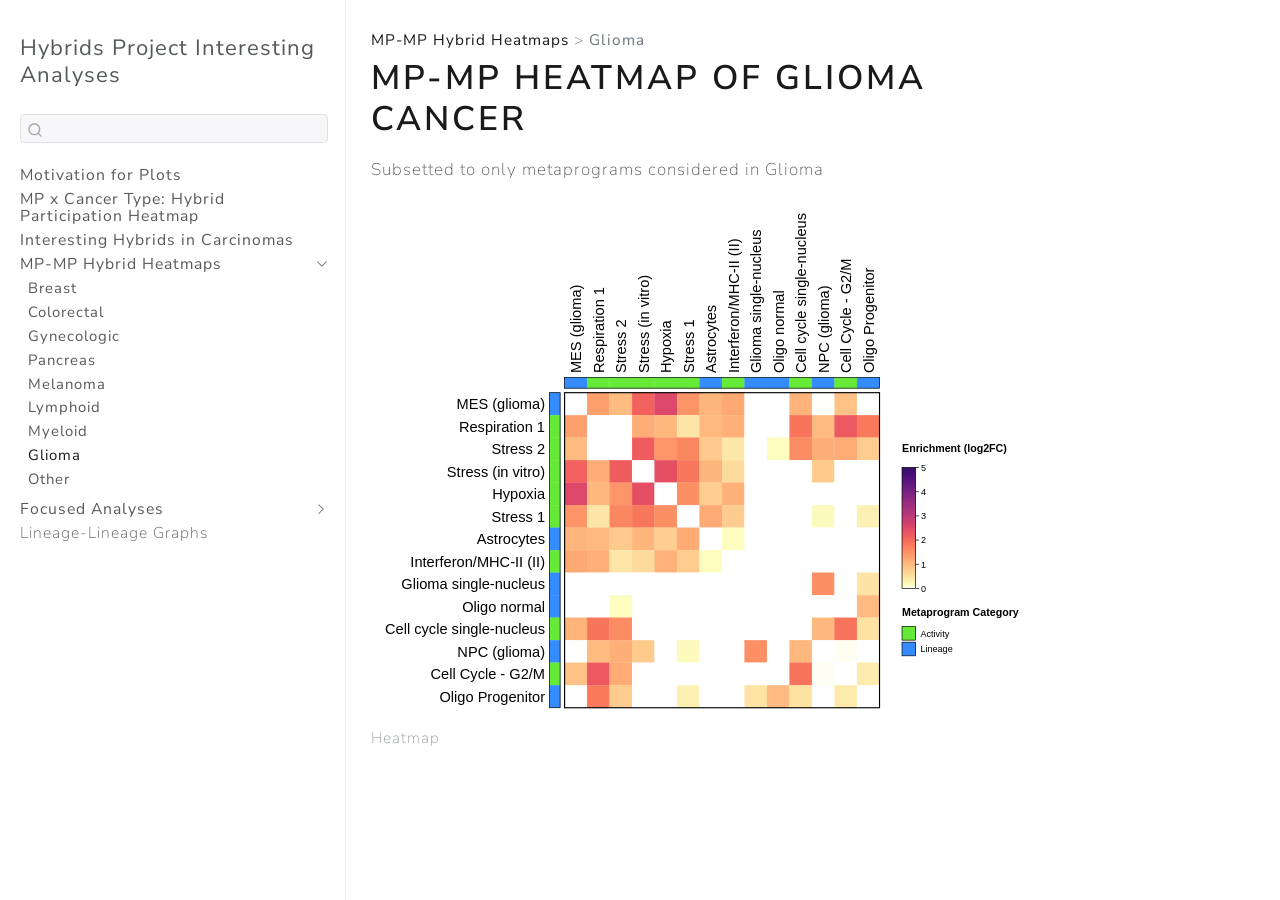
<file: hybrid_heatmaps/glioma.html>
<!DOCTYPE html>
<html xmlns="http://www.w3.org/1999/xhtml" lang="en" xml:lang="en"><head>

<meta charset="utf-8">
<meta name="generator" content="quarto-1.9.37">

<meta name="viewport" content="width=device-width, initial-scale=1.0, user-scalable=yes">


<title>MP-MP Heatmap of Glioma Cancer – Hybrids Project Interesting Analyses</title>
<style>
/* Default styles provided by pandoc.
** See https://pandoc.org/MANUAL.html#variables-for-html for config info.
*/
code{white-space: pre-wrap;}
span.smallcaps{font-variant: small-caps;}
div.columns{display: flex; gap: min(4vw, 1.5em);}
div.column{flex: auto; overflow-x: auto;}
div.hanging-indent{margin-left: 1.5em; text-indent: -1.5em;}
ul.task-list{list-style: none;}
ul.task-list li input[type="checkbox"] {
  width: 0.8em;
  margin: 0 0.8em 0.2em -1em; /* quarto-specific, see https://github.com/quarto-dev/quarto-cli/issues/4556 */ 
  vertical-align: middle;
}
</style>


<script src="../site_libs/quarto-nav/quarto-nav.js"></script>
<script src="../site_libs/quarto-nav/headroom.min.js"></script>
<script src="../site_libs/clipboard/clipboard.min.js"></script>
<script src="../site_libs/quarto-search/autocomplete.umd.js"></script>
<script src="../site_libs/quarto-search/fuse.min.js"></script>
<script src="../site_libs/quarto-search/quarto-search.js"></script>
<meta name="quarto:offset" content="../">
<script src="../site_libs/quarto-html/quarto.js" type="module"></script>
<script src="../site_libs/quarto-html/tabsets/tabsets.js" type="module"></script>
<script src="../site_libs/quarto-html/popper.min.js"></script>
<script src="../site_libs/quarto-html/tippy.umd.min.js"></script>
<script src="../site_libs/quarto-html/anchor.min.js"></script>
<link href="../site_libs/quarto-html/tippy.css" rel="stylesheet">
<link href="../site_libs/quarto-html/quarto-syntax-highlighting-7f8f88aac4f3542376d5c11b86a4c14d.css" rel="stylesheet" id="quarto-text-highlighting-styles">
<script src="../site_libs/bootstrap/bootstrap.min.js"></script>
<link href="../site_libs/bootstrap/bootstrap-icons.css" rel="stylesheet">
<link href="../site_libs/bootstrap/bootstrap-f190b240063bbcedcd11c9b729e96a39.min.css" rel="stylesheet" append-hash="true" id="quarto-bootstrap" data-mode="light">
<script id="quarto-search-options" type="application/json">{
  "location": "sidebar",
  "copy-button": false,
  "collapse-after": 3,
  "panel-placement": "start",
  "type": "textbox",
  "limit": 50,
  "keyboard-shortcut": [
    "f",
    "/",
    "s"
  ],
  "show-item-context": false,
  "language": {
    "search-no-results-text": "No results",
    "search-matching-documents-text": "matching documents",
    "search-copy-link-title": "Copy link to search",
    "search-hide-matches-text": "Hide additional matches",
    "search-more-match-text": "more match in this document",
    "search-more-matches-text": "more matches in this document",
    "search-clear-button-title": "Clear",
    "search-text-placeholder": "",
    "search-detached-cancel-button-title": "Cancel",
    "search-submit-button-title": "Submit",
    "search-label": "Search"
  }
}</script>


</head>

<body class="nav-sidebar docked quarto-light">

<div id="quarto-search-results"></div>
  <header id="quarto-header" class="headroom fixed-top">
  <nav class="quarto-secondary-nav">
    <div class="container-fluid d-flex">
      <button type="button" class="quarto-btn-toggle btn" data-bs-toggle="collapse" role="button" data-bs-target=".quarto-sidebar-collapse-item" aria-controls="quarto-sidebar" aria-expanded="false" aria-label="Toggle sidebar navigation" onclick="if (window.quartoToggleHeadroom) { window.quartoToggleHeadroom(); }">
        <i class="bi bi-layout-text-sidebar-reverse"></i>
      </button>
        <nav class="quarto-page-breadcrumbs" aria-label="breadcrumb"><ol class="breadcrumb"><li class="breadcrumb-item"><a href="../hybrid_heatmaps/breast.html">MP-MP Hybrid Heatmaps</a></li><li class="breadcrumb-item"><a href="../hybrid_heatmaps/glioma.html">Glioma</a></li></ol></nav>
        <a class="flex-grow-1" role="navigation" data-bs-toggle="collapse" data-bs-target=".quarto-sidebar-collapse-item" aria-controls="quarto-sidebar" aria-expanded="false" aria-label="Toggle sidebar navigation" onclick="if (window.quartoToggleHeadroom) { window.quartoToggleHeadroom(); }">      
        </a>
      <button type="button" class="btn quarto-search-button" aria-label="Search" onclick="window.quartoOpenSearch();">
        <i class="bi bi-search"></i>
      </button>
    </div>
  </nav>
</header>
<!-- content -->
<div id="quarto-content" class="quarto-container page-columns page-rows-contents page-layout-article">
<!-- sidebar -->
  <nav id="quarto-sidebar" class="sidebar collapse collapse-horizontal quarto-sidebar-collapse-item sidebar-navigation docked overflow-auto">
    <div class="pt-lg-2 mt-2 text-left sidebar-header">
    <div class="sidebar-title mb-0 py-0">
      <a href="../">Hybrids Project Interesting Analyses</a> 
    </div>
      </div>
        <div class="mt-2 flex-shrink-0 align-items-center">
        <div class="sidebar-search">
        <div id="quarto-search" class="" title="Search"></div>
        </div>
        </div>
    <div class="sidebar-menu-container"> 
    <ul class="list-unstyled mt-1">
        <li class="sidebar-item">
  <div class="sidebar-item-container"> 
  <a href="../index.html" class="sidebar-item-text sidebar-link">
 <span class="menu-text">Motivation for Plots</span></a>
  </div>
</li>
        <li class="sidebar-item">
  <div class="sidebar-item-container"> 
  <a href="../hybrid_participation_heatmap.html" class="sidebar-item-text sidebar-link">
 <span class="menu-text">MP x Cancer Type: Hybrid Participation Heatmap</span></a>
  </div>
</li>
        <li class="sidebar-item">
  <div class="sidebar-item-container"> 
  <a href="../interesting_hybrids.html" class="sidebar-item-text sidebar-link">
 <span class="menu-text">Interesting Hybrids in Carcinomas</span></a>
  </div>
</li>
        <li class="sidebar-item sidebar-item-section">
      <div class="sidebar-item-container"> 
            <a class="sidebar-item-text sidebar-link text-start" data-bs-toggle="collapse" data-bs-target="#quarto-sidebar-section-1" role="navigation" aria-expanded="true">
 <span class="menu-text">MP-MP Hybrid Heatmaps</span></a>
          <a class="sidebar-item-toggle text-start" data-bs-toggle="collapse" data-bs-target="#quarto-sidebar-section-1" role="navigation" aria-expanded="true" aria-label="Toggle section">
            <i class="bi bi-chevron-right ms-2"></i>
          </a> 
      </div>
      <ul id="quarto-sidebar-section-1" class="collapse list-unstyled sidebar-section depth1 show">  
          <li class="sidebar-item">
  <div class="sidebar-item-container"> 
  <a href="../hybrid_heatmaps/breast.html" class="sidebar-item-text sidebar-link">
 <span class="menu-text">Breast</span></a>
  </div>
</li>
          <li class="sidebar-item">
  <div class="sidebar-item-container"> 
  <a href="../hybrid_heatmaps/colorectal.html" class="sidebar-item-text sidebar-link">
 <span class="menu-text">Colorectal</span></a>
  </div>
</li>
          <li class="sidebar-item">
  <div class="sidebar-item-container"> 
  <a href="../hybrid_heatmaps/gynecologic.html" class="sidebar-item-text sidebar-link">
 <span class="menu-text">Gynecologic</span></a>
  </div>
</li>
          <li class="sidebar-item">
  <div class="sidebar-item-container"> 
  <a href="../hybrid_heatmaps/pancreas.html" class="sidebar-item-text sidebar-link">
 <span class="menu-text">Pancreas</span></a>
  </div>
</li>
          <li class="sidebar-item">
  <div class="sidebar-item-container"> 
  <a href="../hybrid_heatmaps/melanoma.html" class="sidebar-item-text sidebar-link">
 <span class="menu-text">Melanoma</span></a>
  </div>
</li>
          <li class="sidebar-item">
  <div class="sidebar-item-container"> 
  <a href="../hybrid_heatmaps/lymphoid.html" class="sidebar-item-text sidebar-link">
 <span class="menu-text">Lymphoid</span></a>
  </div>
</li>
          <li class="sidebar-item">
  <div class="sidebar-item-container"> 
  <a href="../hybrid_heatmaps/myeloid.html" class="sidebar-item-text sidebar-link">
 <span class="menu-text">Myeloid</span></a>
  </div>
</li>
          <li class="sidebar-item">
  <div class="sidebar-item-container"> 
  <a href="../hybrid_heatmaps/glioma.html" class="sidebar-item-text sidebar-link active">
 <span class="menu-text">Glioma</span></a>
  </div>
</li>
          <li class="sidebar-item">
  <div class="sidebar-item-container"> 
  <a href="../hybrid_heatmaps/other.html" class="sidebar-item-text sidebar-link">
 <span class="menu-text">Other</span></a>
  </div>
</li>
      </ul>
  </li>
        <li class="sidebar-item sidebar-item-section">
      <div class="sidebar-item-container"> 
            <a class="sidebar-item-text sidebar-link text-start collapsed" data-bs-toggle="collapse" data-bs-target="#quarto-sidebar-section-2" role="navigation" aria-expanded="false">
 <span class="menu-text">Focused Analyses</span></a>
          <a class="sidebar-item-toggle text-start collapsed" data-bs-toggle="collapse" data-bs-target="#quarto-sidebar-section-2" role="navigation" aria-expanded="false" aria-label="Toggle section">
            <i class="bi bi-chevron-right ms-2"></i>
          </a> 
      </div>
      <ul id="quarto-sidebar-section-2" class="collapse list-unstyled sidebar-section depth1 ">  
          <li class="sidebar-item">
  <div class="sidebar-item-container"> 
  <a href="../focused_analyses/specific_metaprograms.html" class="sidebar-item-text sidebar-link">
 <span class="menu-text">Per MP</span></a>
  </div>
</li>
      </ul>
  </li>
        <li class="sidebar-item sidebar-item-section">
      <span class="sidebar-item-text sidebar-link text-start">
 <span class="menu-text">Lineage-Lineage Graphs</span></span>
  </li>
    </ul>
    </div>
</nav>
<div id="quarto-sidebar-glass" class="quarto-sidebar-collapse-item" data-bs-toggle="collapse" data-bs-target=".quarto-sidebar-collapse-item"></div>
<!-- margin-sidebar -->
    <div id="quarto-margin-sidebar" class="sidebar margin-sidebar zindex-bottom">
        
    </div>
<!-- main -->
<main class="content" id="quarto-document-content">

<header id="title-block-header" class="quarto-title-block default"><nav class="quarto-page-breadcrumbs quarto-title-breadcrumbs d-none d-lg-block" aria-label="breadcrumb"><ol class="breadcrumb"><li class="breadcrumb-item"><a href="../hybrid_heatmaps/breast.html">MP-MP Hybrid Heatmaps</a></li><li class="breadcrumb-item"><a href="../hybrid_heatmaps/glioma.html">Glioma</a></li></ol></nav>
<div class="quarto-title">
<h1 class="title">MP-MP Heatmap of Glioma Cancer</h1>
</div>



<div class="quarto-title-meta">

    
  
    
  </div>
  


</header>


<p>Subsetted to only metaprograms considered in Glioma</p>
<div class="quarto-figure quarto-figure-center">
<figure class="figure">
<p><img src="../figures/cancer_type_heatmaps/Glioma.svg" class="img-fluid figure-img"></p>
<figcaption>Heatmap</figcaption>
</figure>
</div>



</main> <!-- /main -->
<script id="quarto-html-after-body" type="application/javascript">
  window.document.addEventListener("DOMContentLoaded", function (event) {
    const icon = "";
    const anchorJS = new window.AnchorJS();
    anchorJS.options = {
      placement: 'right',
      icon: icon
    };
    anchorJS.add('.anchored');
    const isCodeAnnotation = (el) => {
      for (const clz of el.classList) {
        if (clz.startsWith('code-annotation-')) {                     
          return true;
        }
      }
      return false;
    }
    const onCopySuccess = function(e) {
      // button target
      const button = e.trigger;
      // don't keep focus
      button.blur();
      // flash "checked"
      button.classList.add('code-copy-button-checked');
      var currentTitle = button.getAttribute("title");
      button.setAttribute("title", "Copied!");
      let tooltip;
      if (window.bootstrap) {
        button.setAttribute("data-bs-toggle", "tooltip");
        button.setAttribute("data-bs-placement", "left");
        button.setAttribute("data-bs-title", "Copied!");
        tooltip = new bootstrap.Tooltip(button, 
          { trigger: "manual", 
            customClass: "code-copy-button-tooltip",
            offset: [0, -8]});
        tooltip.show();    
      }
      setTimeout(function() {
        if (tooltip) {
          tooltip.hide();
          button.removeAttribute("data-bs-title");
          button.removeAttribute("data-bs-toggle");
          button.removeAttribute("data-bs-placement");
        }
        button.setAttribute("title", currentTitle);
        button.classList.remove('code-copy-button-checked');
      }, 1000);
      // clear code selection
      e.clearSelection();
    }
    const getTextToCopy = function(trigger) {
      const outerScaffold = trigger.parentElement.cloneNode(true);
      const codeEl = outerScaffold.querySelector('code');
      for (const childEl of codeEl.children) {
        if (isCodeAnnotation(childEl)) {
          childEl.remove();
        }
      }
      return codeEl.innerText;
    }
    const clipboard = new window.ClipboardJS('.code-copy-button:not([data-in-quarto-modal])', {
      text: getTextToCopy
    });
    clipboard.on('success', onCopySuccess);
    if (window.document.getElementById('quarto-embedded-source-code-modal')) {
      const clipboardModal = new window.ClipboardJS('.code-copy-button[data-in-quarto-modal]', {
        text: getTextToCopy,
        container: window.document.getElementById('quarto-embedded-source-code-modal')
      });
      clipboardModal.on('success', onCopySuccess);
    }
      var localhostRegex = new RegExp(/^(?:http|https):\/\/localhost\:?[0-9]*\//);
      var mailtoRegex = new RegExp(/^mailto:/);
        var filterRegex = new RegExp('/' + window.location.host + '/');
      var isInternal = (href) => {
          return filterRegex.test(href) || localhostRegex.test(href) || mailtoRegex.test(href);
      }
      // Inspect non-navigation links and adorn them if external
     var links = window.document.querySelectorAll('a[href]:not(.nav-link):not(.navbar-brand):not(.toc-action):not(.sidebar-link):not(.sidebar-item-toggle):not(.pagination-link):not(.no-external):not([aria-hidden]):not(.dropdown-item):not(.quarto-navigation-tool):not(.about-link)');
      for (var i=0; i<links.length; i++) {
        const link = links[i];
        if (!isInternal(link.href)) {
          // undo the damage that might have been done by quarto-nav.js in the case of
          // links that we want to consider external
          if (link.dataset.originalHref !== undefined) {
            link.href = link.dataset.originalHref;
          }
        }
      }
    function tippyHover(el, contentFn, onTriggerFn, onUntriggerFn) {
      const config = {
        allowHTML: true,
        maxWidth: 500,
        delay: 100,
        arrow: false,
        appendTo: function(el) {
            return el.parentElement;
        },
        interactive: true,
        interactiveBorder: 10,
        theme: 'quarto',
        placement: 'bottom-start',
      };
      if (contentFn) {
        config.content = contentFn;
      }
      if (onTriggerFn) {
        config.onTrigger = onTriggerFn;
      }
      if (onUntriggerFn) {
        config.onUntrigger = onUntriggerFn;
      }
      window.tippy(el, config); 
    }
    const noterefs = window.document.querySelectorAll('a[role="doc-noteref"]');
    for (var i=0; i<noterefs.length; i++) {
      const ref = noterefs[i];
      tippyHover(ref, function() {
        // use id or data attribute instead here
        let href = ref.getAttribute('data-footnote-href') || ref.getAttribute('href');
        try { href = new URL(href).hash; } catch {}
        const id = href.replace(/^#\/?/, "");
        const note = window.document.getElementById(id);
        if (note) {
          return note.innerHTML;
        } else {
          return "";
        }
      });
    }
    const xrefs = window.document.querySelectorAll('a.quarto-xref');
    const processXRef = (id, note) => {
      // Strip column container classes
      const stripColumnClz = (el) => {
        el.classList.remove("page-full", "page-columns");
        if (el.children) {
          for (const child of el.children) {
            stripColumnClz(child);
          }
        }
      }
      stripColumnClz(note)
      if (id === null || id.startsWith('sec-')) {
        // Special case sections, only their first couple elements
        const container = document.createElement("div");
        if (note.children && note.children.length > 2) {
          container.appendChild(note.children[0].cloneNode(true));
          for (let i = 1; i < note.children.length; i++) {
            const child = note.children[i];
            if (child.tagName === "P" && child.innerText === "") {
              continue;
            } else {
              container.appendChild(child.cloneNode(true));
              break;
            }
          }
          if (window.Quarto?.typesetMath) {
            window.Quarto.typesetMath(container);
          }
          return container.innerHTML
        } else {
          if (window.Quarto?.typesetMath) {
            window.Quarto.typesetMath(note);
          }
          return note.innerHTML;
        }
      } else {
        // Remove any anchor links if they are present
        const anchorLink = note.querySelector('a.anchorjs-link');
        if (anchorLink) {
          anchorLink.remove();
        }
        if (window.Quarto?.typesetMath) {
          window.Quarto.typesetMath(note);
        }
        if (note.classList.contains("callout")) {
          return note.outerHTML;
        } else {
          return note.innerHTML;
        }
      }
    }
    for (var i=0; i<xrefs.length; i++) {
      const xref = xrefs[i];
      tippyHover(xref, undefined, function(instance) {
        instance.disable();
        let url = xref.getAttribute('href');
        let hash = undefined; 
        if (url.startsWith('#')) {
          hash = url;
        } else {
          try { hash = new URL(url).hash; } catch {}
        }
        if (hash) {
          const id = hash.replace(/^#\/?/, "");
          const note = window.document.getElementById(id);
          if (note !== null) {
            try {
              const html = processXRef(id, note.cloneNode(true));
              instance.setContent(html);
            } finally {
              instance.enable();
              instance.show();
            }
          } else {
            // See if we can fetch this
            fetch(url.split('#')[0])
            .then(res => res.text())
            .then(html => {
              const parser = new DOMParser();
              const htmlDoc = parser.parseFromString(html, "text/html");
              const note = htmlDoc.getElementById(id);
              if (note !== null) {
                const html = processXRef(id, note);
                instance.setContent(html);
              } 
            }).finally(() => {
              instance.enable();
              instance.show();
            });
          }
        } else {
          // See if we can fetch a full url (with no hash to target)
          // This is a special case and we should probably do some content thinning / targeting
          fetch(url)
          .then(res => res.text())
          .then(html => {
            const parser = new DOMParser();
            const htmlDoc = parser.parseFromString(html, "text/html");
            const note = htmlDoc.querySelector('main.content');
            if (note !== null) {
              // This should only happen for chapter cross references
              // (since there is no id in the URL)
              // remove the first header
              if (note.children.length > 0 && note.children[0].tagName === "HEADER") {
                note.children[0].remove();
              }
              const html = processXRef(null, note);
              instance.setContent(html);
            } 
          }).finally(() => {
            instance.enable();
            instance.show();
          });
        }
      }, function(instance) {
      });
    }
        let selectedAnnoteEl;
        const selectorForAnnotation = ( cell, annotation) => {
          let cellAttr = 'data-code-cell="' + cell + '"';
          let lineAttr = 'data-code-annotation="' +  annotation + '"';
          const selector = 'span[' + cellAttr + '][' + lineAttr + ']';
          return selector;
        }
        const selectCodeLines = (annoteEl) => {
          const doc = window.document;
          const targetCell = annoteEl.getAttribute("data-target-cell");
          const targetAnnotation = annoteEl.getAttribute("data-target-annotation");
          const annoteSpan = window.document.querySelector(selectorForAnnotation(targetCell, targetAnnotation));
          const lines = annoteSpan.getAttribute("data-code-lines").split(",");
          const lineIds = lines.map((line) => {
            return targetCell + "-" + line;
          })
          let top = null;
          let height = null;
          let parent = null;
          if (lineIds.length > 0) {
              //compute the position of the single el (top and bottom and make a div)
              const el = window.document.getElementById(lineIds[0]);
              top = el.offsetTop;
              height = el.offsetHeight;
              parent = el.parentElement.parentElement;
            if (lineIds.length > 1) {
              const lastEl = window.document.getElementById(lineIds[lineIds.length - 1]);
              const bottom = lastEl.offsetTop + lastEl.offsetHeight;
              height = bottom - top;
            }
            if (top !== null && height !== null && parent !== null) {
              // cook up a div (if necessary) and position it 
              let div = window.document.getElementById("code-annotation-line-highlight");
              if (div === null) {
                div = window.document.createElement("div");
                div.setAttribute("id", "code-annotation-line-highlight");
                div.style.position = 'absolute';
                parent.appendChild(div);
              }
              div.style.top = top - 2 + "px";
              div.style.height = height + 4 + "px";
              div.style.left = 0;
              let gutterDiv = window.document.getElementById("code-annotation-line-highlight-gutter");
              if (gutterDiv === null) {
                gutterDiv = window.document.createElement("div");
                gutterDiv.setAttribute("id", "code-annotation-line-highlight-gutter");
                gutterDiv.style.position = 'absolute';
                const codeCell = window.document.getElementById(targetCell);
                const gutter = codeCell.querySelector('.code-annotation-gutter');
                gutter.appendChild(gutterDiv);
              }
              gutterDiv.style.top = top - 2 + "px";
              gutterDiv.style.height = height + 4 + "px";
            }
            selectedAnnoteEl = annoteEl;
          }
        };
        const unselectCodeLines = () => {
          const elementsIds = ["code-annotation-line-highlight", "code-annotation-line-highlight-gutter"];
          elementsIds.forEach((elId) => {
            const div = window.document.getElementById(elId);
            if (div) {
              div.remove();
            }
          });
          selectedAnnoteEl = undefined;
        };
          // Handle positioning of the toggle
      window.addEventListener(
        "resize",
        throttle(() => {
          elRect = undefined;
          if (selectedAnnoteEl) {
            selectCodeLines(selectedAnnoteEl);
          }
        }, 10)
      );
      function throttle(fn, ms) {
      let throttle = false;
      let timer;
        return (...args) => {
          if(!throttle) { // first call gets through
              fn.apply(this, args);
              throttle = true;
          } else { // all the others get throttled
              if(timer) clearTimeout(timer); // cancel #2
              timer = setTimeout(() => {
                fn.apply(this, args);
                timer = throttle = false;
              }, ms);
          }
        };
      }
        // Attach click handler to the DT
        const annoteDls = window.document.querySelectorAll('dt[data-target-cell]');
        for (const annoteDlNode of annoteDls) {
          annoteDlNode.addEventListener('click', (event) => {
            const clickedEl = event.target;
            if (clickedEl !== selectedAnnoteEl) {
              unselectCodeLines();
              const activeEl = window.document.querySelector('dt[data-target-cell].code-annotation-active');
              if (activeEl) {
                activeEl.classList.remove('code-annotation-active');
              }
              selectCodeLines(clickedEl);
              clickedEl.classList.add('code-annotation-active');
            } else {
              // Unselect the line
              unselectCodeLines();
              clickedEl.classList.remove('code-annotation-active');
            }
          });
        }
    const findCites = (el) => {
      const parentEl = el.parentElement;
      if (parentEl) {
        const cites = parentEl.dataset.cites;
        if (cites) {
          return {
            el,
            cites: cites.split(' ')
          };
        } else {
          return findCites(el.parentElement)
        }
      } else {
        return undefined;
      }
    };
    var bibliorefs = window.document.querySelectorAll('a[role="doc-biblioref"]');
    for (var i=0; i<bibliorefs.length; i++) {
      const ref = bibliorefs[i];
      const citeInfo = findCites(ref);
      if (citeInfo) {
        tippyHover(citeInfo.el, function() {
          var popup = window.document.createElement('div');
          citeInfo.cites.forEach(function(cite) {
            var citeDiv = window.document.createElement('div');
            citeDiv.classList.add('hanging-indent');
            citeDiv.classList.add('csl-entry');
            var biblioDiv = window.document.getElementById('ref-' + cite);
            if (biblioDiv) {
              citeDiv.innerHTML = biblioDiv.innerHTML;
            }
            popup.appendChild(citeDiv);
          });
          return popup.innerHTML;
        });
      }
    }
  });
  </script>
</div> <!-- /content -->




</body></html>
</file>
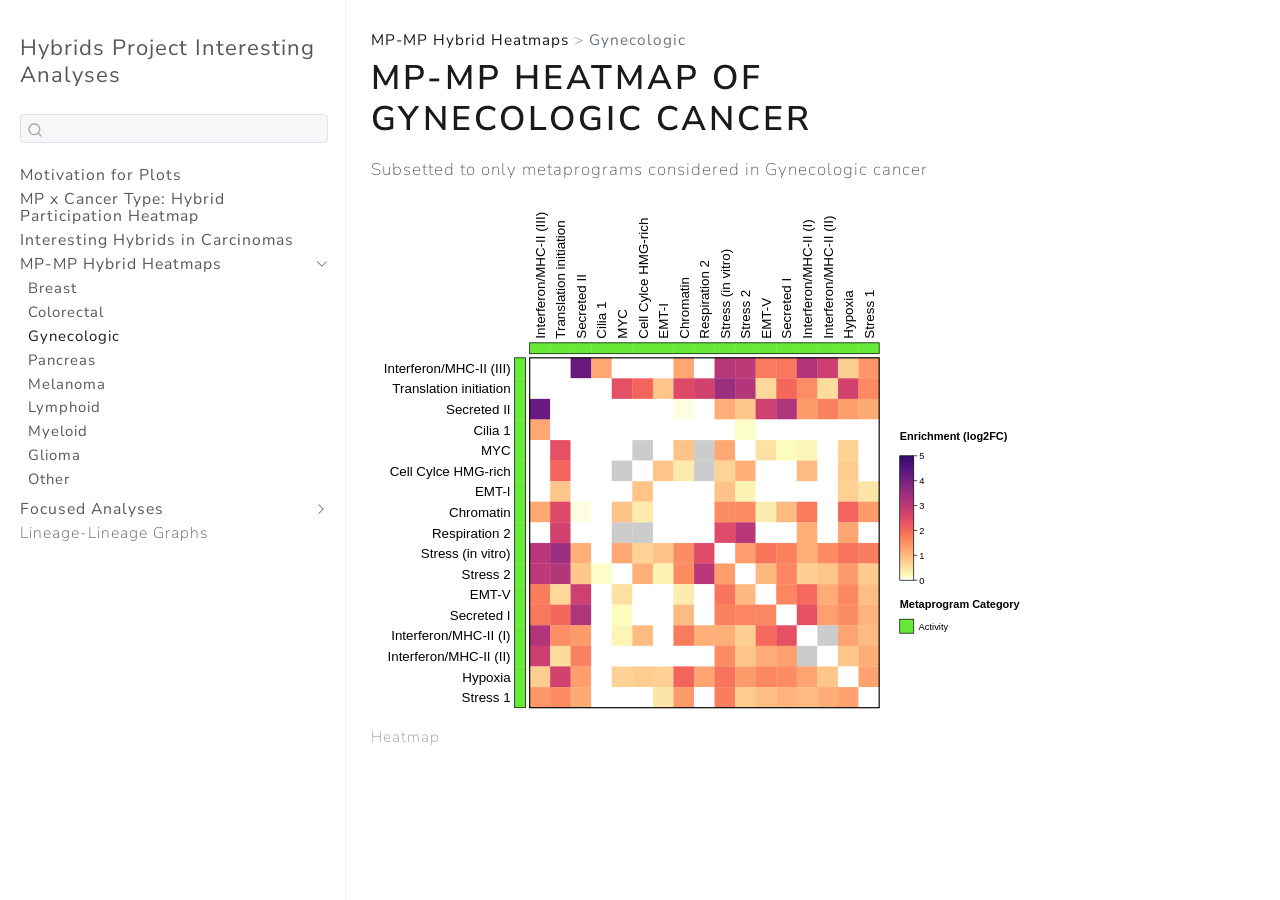
<file: hybrid_heatmaps/gynecologic.html>
<!DOCTYPE html>
<html xmlns="http://www.w3.org/1999/xhtml" lang="en" xml:lang="en"><head>

<meta charset="utf-8">
<meta name="generator" content="quarto-1.9.37">

<meta name="viewport" content="width=device-width, initial-scale=1.0, user-scalable=yes">


<title>MP-MP Heatmap of Gynecologic Cancer – Hybrids Project Interesting Analyses</title>
<style>
/* Default styles provided by pandoc.
** See https://pandoc.org/MANUAL.html#variables-for-html for config info.
*/
code{white-space: pre-wrap;}
span.smallcaps{font-variant: small-caps;}
div.columns{display: flex; gap: min(4vw, 1.5em);}
div.column{flex: auto; overflow-x: auto;}
div.hanging-indent{margin-left: 1.5em; text-indent: -1.5em;}
ul.task-list{list-style: none;}
ul.task-list li input[type="checkbox"] {
  width: 0.8em;
  margin: 0 0.8em 0.2em -1em; /* quarto-specific, see https://github.com/quarto-dev/quarto-cli/issues/4556 */ 
  vertical-align: middle;
}
</style>


<script src="../site_libs/quarto-nav/quarto-nav.js"></script>
<script src="../site_libs/quarto-nav/headroom.min.js"></script>
<script src="../site_libs/clipboard/clipboard.min.js"></script>
<script src="../site_libs/quarto-search/autocomplete.umd.js"></script>
<script src="../site_libs/quarto-search/fuse.min.js"></script>
<script src="../site_libs/quarto-search/quarto-search.js"></script>
<meta name="quarto:offset" content="../">
<script src="../site_libs/quarto-html/quarto.js" type="module"></script>
<script src="../site_libs/quarto-html/tabsets/tabsets.js" type="module"></script>
<script src="../site_libs/quarto-html/popper.min.js"></script>
<script src="../site_libs/quarto-html/tippy.umd.min.js"></script>
<script src="../site_libs/quarto-html/anchor.min.js"></script>
<link href="../site_libs/quarto-html/tippy.css" rel="stylesheet">
<link href="../site_libs/quarto-html/quarto-syntax-highlighting-7f8f88aac4f3542376d5c11b86a4c14d.css" rel="stylesheet" id="quarto-text-highlighting-styles">
<script src="../site_libs/bootstrap/bootstrap.min.js"></script>
<link href="../site_libs/bootstrap/bootstrap-icons.css" rel="stylesheet">
<link href="../site_libs/bootstrap/bootstrap-f190b240063bbcedcd11c9b729e96a39.min.css" rel="stylesheet" append-hash="true" id="quarto-bootstrap" data-mode="light">
<script id="quarto-search-options" type="application/json">{
  "location": "sidebar",
  "copy-button": false,
  "collapse-after": 3,
  "panel-placement": "start",
  "type": "textbox",
  "limit": 50,
  "keyboard-shortcut": [
    "f",
    "/",
    "s"
  ],
  "show-item-context": false,
  "language": {
    "search-no-results-text": "No results",
    "search-matching-documents-text": "matching documents",
    "search-copy-link-title": "Copy link to search",
    "search-hide-matches-text": "Hide additional matches",
    "search-more-match-text": "more match in this document",
    "search-more-matches-text": "more matches in this document",
    "search-clear-button-title": "Clear",
    "search-text-placeholder": "",
    "search-detached-cancel-button-title": "Cancel",
    "search-submit-button-title": "Submit",
    "search-label": "Search"
  }
}</script>


</head>

<body class="nav-sidebar docked quarto-light">

<div id="quarto-search-results"></div>
  <header id="quarto-header" class="headroom fixed-top">
  <nav class="quarto-secondary-nav">
    <div class="container-fluid d-flex">
      <button type="button" class="quarto-btn-toggle btn" data-bs-toggle="collapse" role="button" data-bs-target=".quarto-sidebar-collapse-item" aria-controls="quarto-sidebar" aria-expanded="false" aria-label="Toggle sidebar navigation" onclick="if (window.quartoToggleHeadroom) { window.quartoToggleHeadroom(); }">
        <i class="bi bi-layout-text-sidebar-reverse"></i>
      </button>
        <nav class="quarto-page-breadcrumbs" aria-label="breadcrumb"><ol class="breadcrumb"><li class="breadcrumb-item"><a href="../hybrid_heatmaps/breast.html">MP-MP Hybrid Heatmaps</a></li><li class="breadcrumb-item"><a href="../hybrid_heatmaps/gynecologic.html">Gynecologic</a></li></ol></nav>
        <a class="flex-grow-1" role="navigation" data-bs-toggle="collapse" data-bs-target=".quarto-sidebar-collapse-item" aria-controls="quarto-sidebar" aria-expanded="false" aria-label="Toggle sidebar navigation" onclick="if (window.quartoToggleHeadroom) { window.quartoToggleHeadroom(); }">      
        </a>
      <button type="button" class="btn quarto-search-button" aria-label="Search" onclick="window.quartoOpenSearch();">
        <i class="bi bi-search"></i>
      </button>
    </div>
  </nav>
</header>
<!-- content -->
<div id="quarto-content" class="quarto-container page-columns page-rows-contents page-layout-article">
<!-- sidebar -->
  <nav id="quarto-sidebar" class="sidebar collapse collapse-horizontal quarto-sidebar-collapse-item sidebar-navigation docked overflow-auto">
    <div class="pt-lg-2 mt-2 text-left sidebar-header">
    <div class="sidebar-title mb-0 py-0">
      <a href="../">Hybrids Project Interesting Analyses</a> 
    </div>
      </div>
        <div class="mt-2 flex-shrink-0 align-items-center">
        <div class="sidebar-search">
        <div id="quarto-search" class="" title="Search"></div>
        </div>
        </div>
    <div class="sidebar-menu-container"> 
    <ul class="list-unstyled mt-1">
        <li class="sidebar-item">
  <div class="sidebar-item-container"> 
  <a href="../index.html" class="sidebar-item-text sidebar-link">
 <span class="menu-text">Motivation for Plots</span></a>
  </div>
</li>
        <li class="sidebar-item">
  <div class="sidebar-item-container"> 
  <a href="../hybrid_participation_heatmap.html" class="sidebar-item-text sidebar-link">
 <span class="menu-text">MP x Cancer Type: Hybrid Participation Heatmap</span></a>
  </div>
</li>
        <li class="sidebar-item">
  <div class="sidebar-item-container"> 
  <a href="../interesting_hybrids.html" class="sidebar-item-text sidebar-link">
 <span class="menu-text">Interesting Hybrids in Carcinomas</span></a>
  </div>
</li>
        <li class="sidebar-item sidebar-item-section">
      <div class="sidebar-item-container"> 
            <a class="sidebar-item-text sidebar-link text-start" data-bs-toggle="collapse" data-bs-target="#quarto-sidebar-section-1" role="navigation" aria-expanded="true">
 <span class="menu-text">MP-MP Hybrid Heatmaps</span></a>
          <a class="sidebar-item-toggle text-start" data-bs-toggle="collapse" data-bs-target="#quarto-sidebar-section-1" role="navigation" aria-expanded="true" aria-label="Toggle section">
            <i class="bi bi-chevron-right ms-2"></i>
          </a> 
      </div>
      <ul id="quarto-sidebar-section-1" class="collapse list-unstyled sidebar-section depth1 show">  
          <li class="sidebar-item">
  <div class="sidebar-item-container"> 
  <a href="../hybrid_heatmaps/breast.html" class="sidebar-item-text sidebar-link">
 <span class="menu-text">Breast</span></a>
  </div>
</li>
          <li class="sidebar-item">
  <div class="sidebar-item-container"> 
  <a href="../hybrid_heatmaps/colorectal.html" class="sidebar-item-text sidebar-link">
 <span class="menu-text">Colorectal</span></a>
  </div>
</li>
          <li class="sidebar-item">
  <div class="sidebar-item-container"> 
  <a href="../hybrid_heatmaps/gynecologic.html" class="sidebar-item-text sidebar-link active">
 <span class="menu-text">Gynecologic</span></a>
  </div>
</li>
          <li class="sidebar-item">
  <div class="sidebar-item-container"> 
  <a href="../hybrid_heatmaps/pancreas.html" class="sidebar-item-text sidebar-link">
 <span class="menu-text">Pancreas</span></a>
  </div>
</li>
          <li class="sidebar-item">
  <div class="sidebar-item-container"> 
  <a href="../hybrid_heatmaps/melanoma.html" class="sidebar-item-text sidebar-link">
 <span class="menu-text">Melanoma</span></a>
  </div>
</li>
          <li class="sidebar-item">
  <div class="sidebar-item-container"> 
  <a href="../hybrid_heatmaps/lymphoid.html" class="sidebar-item-text sidebar-link">
 <span class="menu-text">Lymphoid</span></a>
  </div>
</li>
          <li class="sidebar-item">
  <div class="sidebar-item-container"> 
  <a href="../hybrid_heatmaps/myeloid.html" class="sidebar-item-text sidebar-link">
 <span class="menu-text">Myeloid</span></a>
  </div>
</li>
          <li class="sidebar-item">
  <div class="sidebar-item-container"> 
  <a href="../hybrid_heatmaps/glioma.html" class="sidebar-item-text sidebar-link">
 <span class="menu-text">Glioma</span></a>
  </div>
</li>
          <li class="sidebar-item">
  <div class="sidebar-item-container"> 
  <a href="../hybrid_heatmaps/other.html" class="sidebar-item-text sidebar-link">
 <span class="menu-text">Other</span></a>
  </div>
</li>
      </ul>
  </li>
        <li class="sidebar-item sidebar-item-section">
      <div class="sidebar-item-container"> 
            <a class="sidebar-item-text sidebar-link text-start collapsed" data-bs-toggle="collapse" data-bs-target="#quarto-sidebar-section-2" role="navigation" aria-expanded="false">
 <span class="menu-text">Focused Analyses</span></a>
          <a class="sidebar-item-toggle text-start collapsed" data-bs-toggle="collapse" data-bs-target="#quarto-sidebar-section-2" role="navigation" aria-expanded="false" aria-label="Toggle section">
            <i class="bi bi-chevron-right ms-2"></i>
          </a> 
      </div>
      <ul id="quarto-sidebar-section-2" class="collapse list-unstyled sidebar-section depth1 ">  
          <li class="sidebar-item">
  <div class="sidebar-item-container"> 
  <a href="../focused_analyses/specific_metaprograms.html" class="sidebar-item-text sidebar-link">
 <span class="menu-text">Per MP</span></a>
  </div>
</li>
      </ul>
  </li>
        <li class="sidebar-item sidebar-item-section">
      <span class="sidebar-item-text sidebar-link text-start">
 <span class="menu-text">Lineage-Lineage Graphs</span></span>
  </li>
    </ul>
    </div>
</nav>
<div id="quarto-sidebar-glass" class="quarto-sidebar-collapse-item" data-bs-toggle="collapse" data-bs-target=".quarto-sidebar-collapse-item"></div>
<!-- margin-sidebar -->
    <div id="quarto-margin-sidebar" class="sidebar margin-sidebar zindex-bottom">
        
    </div>
<!-- main -->
<main class="content" id="quarto-document-content">

<header id="title-block-header" class="quarto-title-block default"><nav class="quarto-page-breadcrumbs quarto-title-breadcrumbs d-none d-lg-block" aria-label="breadcrumb"><ol class="breadcrumb"><li class="breadcrumb-item"><a href="../hybrid_heatmaps/breast.html">MP-MP Hybrid Heatmaps</a></li><li class="breadcrumb-item"><a href="../hybrid_heatmaps/gynecologic.html">Gynecologic</a></li></ol></nav>
<div class="quarto-title">
<h1 class="title">MP-MP Heatmap of Gynecologic Cancer</h1>
</div>



<div class="quarto-title-meta">

    
  
    
  </div>
  


</header>


<p>Subsetted to only metaprograms considered in Gynecologic cancer</p>
<div class="quarto-figure quarto-figure-center">
<figure class="figure">
<p><img src="../figures/cancer_type_heatmaps/Gynecologic.svg" class="img-fluid figure-img"></p>
<figcaption>Heatmap</figcaption>
</figure>
</div>



</main> <!-- /main -->
<script id="quarto-html-after-body" type="application/javascript">
  window.document.addEventListener("DOMContentLoaded", function (event) {
    const icon = "";
    const anchorJS = new window.AnchorJS();
    anchorJS.options = {
      placement: 'right',
      icon: icon
    };
    anchorJS.add('.anchored');
    const isCodeAnnotation = (el) => {
      for (const clz of el.classList) {
        if (clz.startsWith('code-annotation-')) {                     
          return true;
        }
      }
      return false;
    }
    const onCopySuccess = function(e) {
      // button target
      const button = e.trigger;
      // don't keep focus
      button.blur();
      // flash "checked"
      button.classList.add('code-copy-button-checked');
      var currentTitle = button.getAttribute("title");
      button.setAttribute("title", "Copied!");
      let tooltip;
      if (window.bootstrap) {
        button.setAttribute("data-bs-toggle", "tooltip");
        button.setAttribute("data-bs-placement", "left");
        button.setAttribute("data-bs-title", "Copied!");
        tooltip = new bootstrap.Tooltip(button, 
          { trigger: "manual", 
            customClass: "code-copy-button-tooltip",
            offset: [0, -8]});
        tooltip.show();    
      }
      setTimeout(function() {
        if (tooltip) {
          tooltip.hide();
          button.removeAttribute("data-bs-title");
          button.removeAttribute("data-bs-toggle");
          button.removeAttribute("data-bs-placement");
        }
        button.setAttribute("title", currentTitle);
        button.classList.remove('code-copy-button-checked');
      }, 1000);
      // clear code selection
      e.clearSelection();
    }
    const getTextToCopy = function(trigger) {
      const outerScaffold = trigger.parentElement.cloneNode(true);
      const codeEl = outerScaffold.querySelector('code');
      for (const childEl of codeEl.children) {
        if (isCodeAnnotation(childEl)) {
          childEl.remove();
        }
      }
      return codeEl.innerText;
    }
    const clipboard = new window.ClipboardJS('.code-copy-button:not([data-in-quarto-modal])', {
      text: getTextToCopy
    });
    clipboard.on('success', onCopySuccess);
    if (window.document.getElementById('quarto-embedded-source-code-modal')) {
      const clipboardModal = new window.ClipboardJS('.code-copy-button[data-in-quarto-modal]', {
        text: getTextToCopy,
        container: window.document.getElementById('quarto-embedded-source-code-modal')
      });
      clipboardModal.on('success', onCopySuccess);
    }
      var localhostRegex = new RegExp(/^(?:http|https):\/\/localhost\:?[0-9]*\//);
      var mailtoRegex = new RegExp(/^mailto:/);
        var filterRegex = new RegExp('/' + window.location.host + '/');
      var isInternal = (href) => {
          return filterRegex.test(href) || localhostRegex.test(href) || mailtoRegex.test(href);
      }
      // Inspect non-navigation links and adorn them if external
     var links = window.document.querySelectorAll('a[href]:not(.nav-link):not(.navbar-brand):not(.toc-action):not(.sidebar-link):not(.sidebar-item-toggle):not(.pagination-link):not(.no-external):not([aria-hidden]):not(.dropdown-item):not(.quarto-navigation-tool):not(.about-link)');
      for (var i=0; i<links.length; i++) {
        const link = links[i];
        if (!isInternal(link.href)) {
          // undo the damage that might have been done by quarto-nav.js in the case of
          // links that we want to consider external
          if (link.dataset.originalHref !== undefined) {
            link.href = link.dataset.originalHref;
          }
        }
      }
    function tippyHover(el, contentFn, onTriggerFn, onUntriggerFn) {
      const config = {
        allowHTML: true,
        maxWidth: 500,
        delay: 100,
        arrow: false,
        appendTo: function(el) {
            return el.parentElement;
        },
        interactive: true,
        interactiveBorder: 10,
        theme: 'quarto',
        placement: 'bottom-start',
      };
      if (contentFn) {
        config.content = contentFn;
      }
      if (onTriggerFn) {
        config.onTrigger = onTriggerFn;
      }
      if (onUntriggerFn) {
        config.onUntrigger = onUntriggerFn;
      }
      window.tippy(el, config); 
    }
    const noterefs = window.document.querySelectorAll('a[role="doc-noteref"]');
    for (var i=0; i<noterefs.length; i++) {
      const ref = noterefs[i];
      tippyHover(ref, function() {
        // use id or data attribute instead here
        let href = ref.getAttribute('data-footnote-href') || ref.getAttribute('href');
        try { href = new URL(href).hash; } catch {}
        const id = href.replace(/^#\/?/, "");
        const note = window.document.getElementById(id);
        if (note) {
          return note.innerHTML;
        } else {
          return "";
        }
      });
    }
    const xrefs = window.document.querySelectorAll('a.quarto-xref');
    const processXRef = (id, note) => {
      // Strip column container classes
      const stripColumnClz = (el) => {
        el.classList.remove("page-full", "page-columns");
        if (el.children) {
          for (const child of el.children) {
            stripColumnClz(child);
          }
        }
      }
      stripColumnClz(note)
      if (id === null || id.startsWith('sec-')) {
        // Special case sections, only their first couple elements
        const container = document.createElement("div");
        if (note.children && note.children.length > 2) {
          container.appendChild(note.children[0].cloneNode(true));
          for (let i = 1; i < note.children.length; i++) {
            const child = note.children[i];
            if (child.tagName === "P" && child.innerText === "") {
              continue;
            } else {
              container.appendChild(child.cloneNode(true));
              break;
            }
          }
          if (window.Quarto?.typesetMath) {
            window.Quarto.typesetMath(container);
          }
          return container.innerHTML
        } else {
          if (window.Quarto?.typesetMath) {
            window.Quarto.typesetMath(note);
          }
          return note.innerHTML;
        }
      } else {
        // Remove any anchor links if they are present
        const anchorLink = note.querySelector('a.anchorjs-link');
        if (anchorLink) {
          anchorLink.remove();
        }
        if (window.Quarto?.typesetMath) {
          window.Quarto.typesetMath(note);
        }
        if (note.classList.contains("callout")) {
          return note.outerHTML;
        } else {
          return note.innerHTML;
        }
      }
    }
    for (var i=0; i<xrefs.length; i++) {
      const xref = xrefs[i];
      tippyHover(xref, undefined, function(instance) {
        instance.disable();
        let url = xref.getAttribute('href');
        let hash = undefined; 
        if (url.startsWith('#')) {
          hash = url;
        } else {
          try { hash = new URL(url).hash; } catch {}
        }
        if (hash) {
          const id = hash.replace(/^#\/?/, "");
          const note = window.document.getElementById(id);
          if (note !== null) {
            try {
              const html = processXRef(id, note.cloneNode(true));
              instance.setContent(html);
            } finally {
              instance.enable();
              instance.show();
            }
          } else {
            // See if we can fetch this
            fetch(url.split('#')[0])
            .then(res => res.text())
            .then(html => {
              const parser = new DOMParser();
              const htmlDoc = parser.parseFromString(html, "text/html");
              const note = htmlDoc.getElementById(id);
              if (note !== null) {
                const html = processXRef(id, note);
                instance.setContent(html);
              } 
            }).finally(() => {
              instance.enable();
              instance.show();
            });
          }
        } else {
          // See if we can fetch a full url (with no hash to target)
          // This is a special case and we should probably do some content thinning / targeting
          fetch(url)
          .then(res => res.text())
          .then(html => {
            const parser = new DOMParser();
            const htmlDoc = parser.parseFromString(html, "text/html");
            const note = htmlDoc.querySelector('main.content');
            if (note !== null) {
              // This should only happen for chapter cross references
              // (since there is no id in the URL)
              // remove the first header
              if (note.children.length > 0 && note.children[0].tagName === "HEADER") {
                note.children[0].remove();
              }
              const html = processXRef(null, note);
              instance.setContent(html);
            } 
          }).finally(() => {
            instance.enable();
            instance.show();
          });
        }
      }, function(instance) {
      });
    }
        let selectedAnnoteEl;
        const selectorForAnnotation = ( cell, annotation) => {
          let cellAttr = 'data-code-cell="' + cell + '"';
          let lineAttr = 'data-code-annotation="' +  annotation + '"';
          const selector = 'span[' + cellAttr + '][' + lineAttr + ']';
          return selector;
        }
        const selectCodeLines = (annoteEl) => {
          const doc = window.document;
          const targetCell = annoteEl.getAttribute("data-target-cell");
          const targetAnnotation = annoteEl.getAttribute("data-target-annotation");
          const annoteSpan = window.document.querySelector(selectorForAnnotation(targetCell, targetAnnotation));
          const lines = annoteSpan.getAttribute("data-code-lines").split(",");
          const lineIds = lines.map((line) => {
            return targetCell + "-" + line;
          })
          let top = null;
          let height = null;
          let parent = null;
          if (lineIds.length > 0) {
              //compute the position of the single el (top and bottom and make a div)
              const el = window.document.getElementById(lineIds[0]);
              top = el.offsetTop;
              height = el.offsetHeight;
              parent = el.parentElement.parentElement;
            if (lineIds.length > 1) {
              const lastEl = window.document.getElementById(lineIds[lineIds.length - 1]);
              const bottom = lastEl.offsetTop + lastEl.offsetHeight;
              height = bottom - top;
            }
            if (top !== null && height !== null && parent !== null) {
              // cook up a div (if necessary) and position it 
              let div = window.document.getElementById("code-annotation-line-highlight");
              if (div === null) {
                div = window.document.createElement("div");
                div.setAttribute("id", "code-annotation-line-highlight");
                div.style.position = 'absolute';
                parent.appendChild(div);
              }
              div.style.top = top - 2 + "px";
              div.style.height = height + 4 + "px";
              div.style.left = 0;
              let gutterDiv = window.document.getElementById("code-annotation-line-highlight-gutter");
              if (gutterDiv === null) {
                gutterDiv = window.document.createElement("div");
                gutterDiv.setAttribute("id", "code-annotation-line-highlight-gutter");
                gutterDiv.style.position = 'absolute';
                const codeCell = window.document.getElementById(targetCell);
                const gutter = codeCell.querySelector('.code-annotation-gutter');
                gutter.appendChild(gutterDiv);
              }
              gutterDiv.style.top = top - 2 + "px";
              gutterDiv.style.height = height + 4 + "px";
            }
            selectedAnnoteEl = annoteEl;
          }
        };
        const unselectCodeLines = () => {
          const elementsIds = ["code-annotation-line-highlight", "code-annotation-line-highlight-gutter"];
          elementsIds.forEach((elId) => {
            const div = window.document.getElementById(elId);
            if (div) {
              div.remove();
            }
          });
          selectedAnnoteEl = undefined;
        };
          // Handle positioning of the toggle
      window.addEventListener(
        "resize",
        throttle(() => {
          elRect = undefined;
          if (selectedAnnoteEl) {
            selectCodeLines(selectedAnnoteEl);
          }
        }, 10)
      );
      function throttle(fn, ms) {
      let throttle = false;
      let timer;
        return (...args) => {
          if(!throttle) { // first call gets through
              fn.apply(this, args);
              throttle = true;
          } else { // all the others get throttled
              if(timer) clearTimeout(timer); // cancel #2
              timer = setTimeout(() => {
                fn.apply(this, args);
                timer = throttle = false;
              }, ms);
          }
        };
      }
        // Attach click handler to the DT
        const annoteDls = window.document.querySelectorAll('dt[data-target-cell]');
        for (const annoteDlNode of annoteDls) {
          annoteDlNode.addEventListener('click', (event) => {
            const clickedEl = event.target;
            if (clickedEl !== selectedAnnoteEl) {
              unselectCodeLines();
              const activeEl = window.document.querySelector('dt[data-target-cell].code-annotation-active');
              if (activeEl) {
                activeEl.classList.remove('code-annotation-active');
              }
              selectCodeLines(clickedEl);
              clickedEl.classList.add('code-annotation-active');
            } else {
              // Unselect the line
              unselectCodeLines();
              clickedEl.classList.remove('code-annotation-active');
            }
          });
        }
    const findCites = (el) => {
      const parentEl = el.parentElement;
      if (parentEl) {
        const cites = parentEl.dataset.cites;
        if (cites) {
          return {
            el,
            cites: cites.split(' ')
          };
        } else {
          return findCites(el.parentElement)
        }
      } else {
        return undefined;
      }
    };
    var bibliorefs = window.document.querySelectorAll('a[role="doc-biblioref"]');
    for (var i=0; i<bibliorefs.length; i++) {
      const ref = bibliorefs[i];
      const citeInfo = findCites(ref);
      if (citeInfo) {
        tippyHover(citeInfo.el, function() {
          var popup = window.document.createElement('div');
          citeInfo.cites.forEach(function(cite) {
            var citeDiv = window.document.createElement('div');
            citeDiv.classList.add('hanging-indent');
            citeDiv.classList.add('csl-entry');
            var biblioDiv = window.document.getElementById('ref-' + cite);
            if (biblioDiv) {
              citeDiv.innerHTML = biblioDiv.innerHTML;
            }
            popup.appendChild(citeDiv);
          });
          return popup.innerHTML;
        });
      }
    }
  });
  </script>
</div> <!-- /content -->




</body></html>
</file>
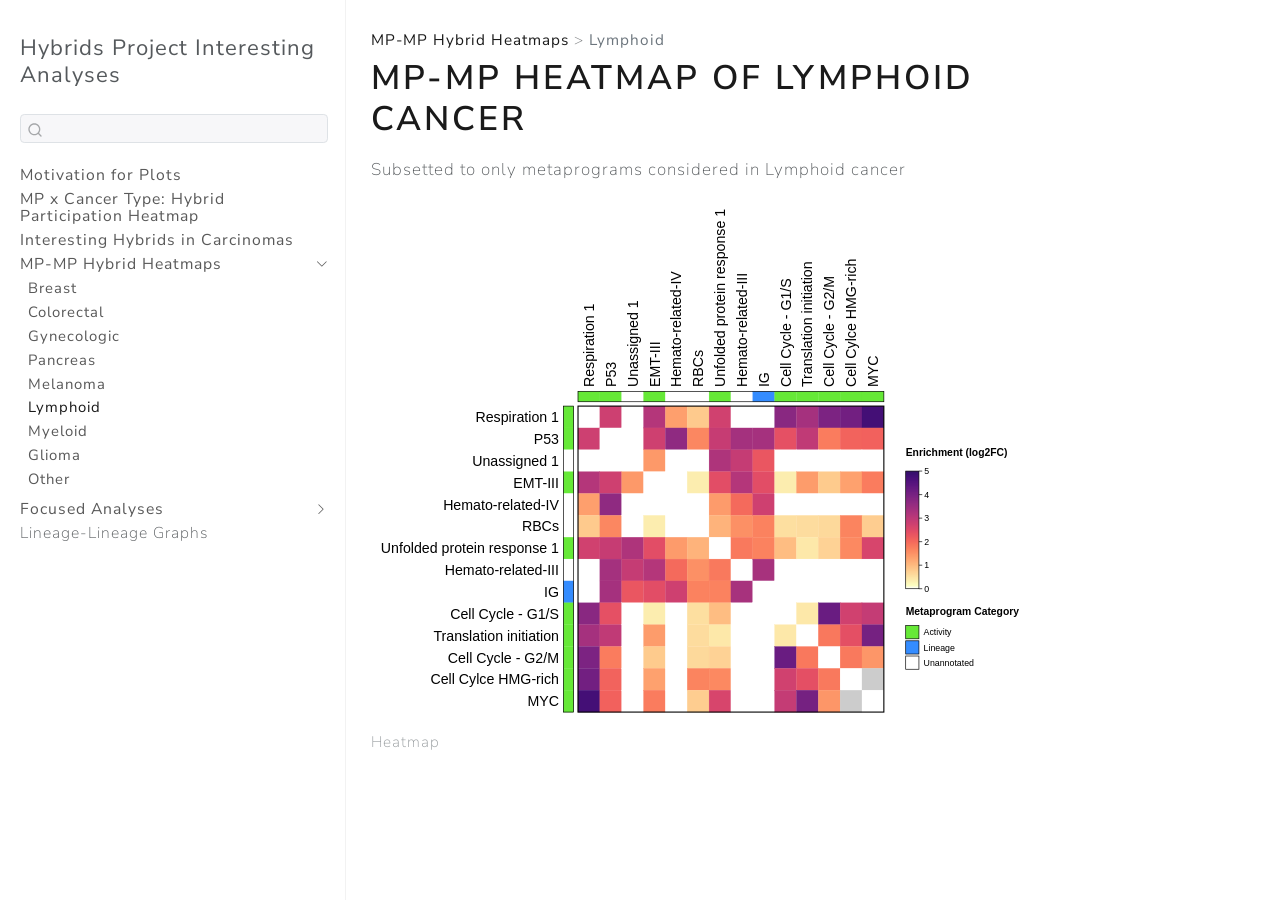
<file: hybrid_heatmaps/lymphoid.html>
<!DOCTYPE html>
<html xmlns="http://www.w3.org/1999/xhtml" lang="en" xml:lang="en"><head>

<meta charset="utf-8">
<meta name="generator" content="quarto-1.9.37">

<meta name="viewport" content="width=device-width, initial-scale=1.0, user-scalable=yes">


<title>MP-MP Heatmap of Lymphoid Cancer – Hybrids Project Interesting Analyses</title>
<style>
/* Default styles provided by pandoc.
** See https://pandoc.org/MANUAL.html#variables-for-html for config info.
*/
code{white-space: pre-wrap;}
span.smallcaps{font-variant: small-caps;}
div.columns{display: flex; gap: min(4vw, 1.5em);}
div.column{flex: auto; overflow-x: auto;}
div.hanging-indent{margin-left: 1.5em; text-indent: -1.5em;}
ul.task-list{list-style: none;}
ul.task-list li input[type="checkbox"] {
  width: 0.8em;
  margin: 0 0.8em 0.2em -1em; /* quarto-specific, see https://github.com/quarto-dev/quarto-cli/issues/4556 */ 
  vertical-align: middle;
}
</style>


<script src="../site_libs/quarto-nav/quarto-nav.js"></script>
<script src="../site_libs/quarto-nav/headroom.min.js"></script>
<script src="../site_libs/clipboard/clipboard.min.js"></script>
<script src="../site_libs/quarto-search/autocomplete.umd.js"></script>
<script src="../site_libs/quarto-search/fuse.min.js"></script>
<script src="../site_libs/quarto-search/quarto-search.js"></script>
<meta name="quarto:offset" content="../">
<script src="../site_libs/quarto-html/quarto.js" type="module"></script>
<script src="../site_libs/quarto-html/tabsets/tabsets.js" type="module"></script>
<script src="../site_libs/quarto-html/popper.min.js"></script>
<script src="../site_libs/quarto-html/tippy.umd.min.js"></script>
<script src="../site_libs/quarto-html/anchor.min.js"></script>
<link href="../site_libs/quarto-html/tippy.css" rel="stylesheet">
<link href="../site_libs/quarto-html/quarto-syntax-highlighting-7f8f88aac4f3542376d5c11b86a4c14d.css" rel="stylesheet" id="quarto-text-highlighting-styles">
<script src="../site_libs/bootstrap/bootstrap.min.js"></script>
<link href="../site_libs/bootstrap/bootstrap-icons.css" rel="stylesheet">
<link href="../site_libs/bootstrap/bootstrap-f190b240063bbcedcd11c9b729e96a39.min.css" rel="stylesheet" append-hash="true" id="quarto-bootstrap" data-mode="light">
<script id="quarto-search-options" type="application/json">{
  "location": "sidebar",
  "copy-button": false,
  "collapse-after": 3,
  "panel-placement": "start",
  "type": "textbox",
  "limit": 50,
  "keyboard-shortcut": [
    "f",
    "/",
    "s"
  ],
  "show-item-context": false,
  "language": {
    "search-no-results-text": "No results",
    "search-matching-documents-text": "matching documents",
    "search-copy-link-title": "Copy link to search",
    "search-hide-matches-text": "Hide additional matches",
    "search-more-match-text": "more match in this document",
    "search-more-matches-text": "more matches in this document",
    "search-clear-button-title": "Clear",
    "search-text-placeholder": "",
    "search-detached-cancel-button-title": "Cancel",
    "search-submit-button-title": "Submit",
    "search-label": "Search"
  }
}</script>


</head>

<body class="nav-sidebar docked quarto-light">

<div id="quarto-search-results"></div>
  <header id="quarto-header" class="headroom fixed-top">
  <nav class="quarto-secondary-nav">
    <div class="container-fluid d-flex">
      <button type="button" class="quarto-btn-toggle btn" data-bs-toggle="collapse" role="button" data-bs-target=".quarto-sidebar-collapse-item" aria-controls="quarto-sidebar" aria-expanded="false" aria-label="Toggle sidebar navigation" onclick="if (window.quartoToggleHeadroom) { window.quartoToggleHeadroom(); }">
        <i class="bi bi-layout-text-sidebar-reverse"></i>
      </button>
        <nav class="quarto-page-breadcrumbs" aria-label="breadcrumb"><ol class="breadcrumb"><li class="breadcrumb-item"><a href="../hybrid_heatmaps/breast.html">MP-MP Hybrid Heatmaps</a></li><li class="breadcrumb-item"><a href="../hybrid_heatmaps/lymphoid.html">Lymphoid</a></li></ol></nav>
        <a class="flex-grow-1" role="navigation" data-bs-toggle="collapse" data-bs-target=".quarto-sidebar-collapse-item" aria-controls="quarto-sidebar" aria-expanded="false" aria-label="Toggle sidebar navigation" onclick="if (window.quartoToggleHeadroom) { window.quartoToggleHeadroom(); }">      
        </a>
      <button type="button" class="btn quarto-search-button" aria-label="Search" onclick="window.quartoOpenSearch();">
        <i class="bi bi-search"></i>
      </button>
    </div>
  </nav>
</header>
<!-- content -->
<div id="quarto-content" class="quarto-container page-columns page-rows-contents page-layout-article">
<!-- sidebar -->
  <nav id="quarto-sidebar" class="sidebar collapse collapse-horizontal quarto-sidebar-collapse-item sidebar-navigation docked overflow-auto">
    <div class="pt-lg-2 mt-2 text-left sidebar-header">
    <div class="sidebar-title mb-0 py-0">
      <a href="../">Hybrids Project Interesting Analyses</a> 
    </div>
      </div>
        <div class="mt-2 flex-shrink-0 align-items-center">
        <div class="sidebar-search">
        <div id="quarto-search" class="" title="Search"></div>
        </div>
        </div>
    <div class="sidebar-menu-container"> 
    <ul class="list-unstyled mt-1">
        <li class="sidebar-item">
  <div class="sidebar-item-container"> 
  <a href="../index.html" class="sidebar-item-text sidebar-link">
 <span class="menu-text">Motivation for Plots</span></a>
  </div>
</li>
        <li class="sidebar-item">
  <div class="sidebar-item-container"> 
  <a href="../hybrid_participation_heatmap.html" class="sidebar-item-text sidebar-link">
 <span class="menu-text">MP x Cancer Type: Hybrid Participation Heatmap</span></a>
  </div>
</li>
        <li class="sidebar-item">
  <div class="sidebar-item-container"> 
  <a href="../interesting_hybrids.html" class="sidebar-item-text sidebar-link">
 <span class="menu-text">Interesting Hybrids in Carcinomas</span></a>
  </div>
</li>
        <li class="sidebar-item sidebar-item-section">
      <div class="sidebar-item-container"> 
            <a class="sidebar-item-text sidebar-link text-start" data-bs-toggle="collapse" data-bs-target="#quarto-sidebar-section-1" role="navigation" aria-expanded="true">
 <span class="menu-text">MP-MP Hybrid Heatmaps</span></a>
          <a class="sidebar-item-toggle text-start" data-bs-toggle="collapse" data-bs-target="#quarto-sidebar-section-1" role="navigation" aria-expanded="true" aria-label="Toggle section">
            <i class="bi bi-chevron-right ms-2"></i>
          </a> 
      </div>
      <ul id="quarto-sidebar-section-1" class="collapse list-unstyled sidebar-section depth1 show">  
          <li class="sidebar-item">
  <div class="sidebar-item-container"> 
  <a href="../hybrid_heatmaps/breast.html" class="sidebar-item-text sidebar-link">
 <span class="menu-text">Breast</span></a>
  </div>
</li>
          <li class="sidebar-item">
  <div class="sidebar-item-container"> 
  <a href="../hybrid_heatmaps/colorectal.html" class="sidebar-item-text sidebar-link">
 <span class="menu-text">Colorectal</span></a>
  </div>
</li>
          <li class="sidebar-item">
  <div class="sidebar-item-container"> 
  <a href="../hybrid_heatmaps/gynecologic.html" class="sidebar-item-text sidebar-link">
 <span class="menu-text">Gynecologic</span></a>
  </div>
</li>
          <li class="sidebar-item">
  <div class="sidebar-item-container"> 
  <a href="../hybrid_heatmaps/pancreas.html" class="sidebar-item-text sidebar-link">
 <span class="menu-text">Pancreas</span></a>
  </div>
</li>
          <li class="sidebar-item">
  <div class="sidebar-item-container"> 
  <a href="../hybrid_heatmaps/melanoma.html" class="sidebar-item-text sidebar-link">
 <span class="menu-text">Melanoma</span></a>
  </div>
</li>
          <li class="sidebar-item">
  <div class="sidebar-item-container"> 
  <a href="../hybrid_heatmaps/lymphoid.html" class="sidebar-item-text sidebar-link active">
 <span class="menu-text">Lymphoid</span></a>
  </div>
</li>
          <li class="sidebar-item">
  <div class="sidebar-item-container"> 
  <a href="../hybrid_heatmaps/myeloid.html" class="sidebar-item-text sidebar-link">
 <span class="menu-text">Myeloid</span></a>
  </div>
</li>
          <li class="sidebar-item">
  <div class="sidebar-item-container"> 
  <a href="../hybrid_heatmaps/glioma.html" class="sidebar-item-text sidebar-link">
 <span class="menu-text">Glioma</span></a>
  </div>
</li>
          <li class="sidebar-item">
  <div class="sidebar-item-container"> 
  <a href="../hybrid_heatmaps/other.html" class="sidebar-item-text sidebar-link">
 <span class="menu-text">Other</span></a>
  </div>
</li>
      </ul>
  </li>
        <li class="sidebar-item sidebar-item-section">
      <div class="sidebar-item-container"> 
            <a class="sidebar-item-text sidebar-link text-start collapsed" data-bs-toggle="collapse" data-bs-target="#quarto-sidebar-section-2" role="navigation" aria-expanded="false">
 <span class="menu-text">Focused Analyses</span></a>
          <a class="sidebar-item-toggle text-start collapsed" data-bs-toggle="collapse" data-bs-target="#quarto-sidebar-section-2" role="navigation" aria-expanded="false" aria-label="Toggle section">
            <i class="bi bi-chevron-right ms-2"></i>
          </a> 
      </div>
      <ul id="quarto-sidebar-section-2" class="collapse list-unstyled sidebar-section depth1 ">  
          <li class="sidebar-item">
  <div class="sidebar-item-container"> 
  <a href="../focused_analyses/specific_metaprograms.html" class="sidebar-item-text sidebar-link">
 <span class="menu-text">Per MP</span></a>
  </div>
</li>
      </ul>
  </li>
        <li class="sidebar-item sidebar-item-section">
      <span class="sidebar-item-text sidebar-link text-start">
 <span class="menu-text">Lineage-Lineage Graphs</span></span>
  </li>
    </ul>
    </div>
</nav>
<div id="quarto-sidebar-glass" class="quarto-sidebar-collapse-item" data-bs-toggle="collapse" data-bs-target=".quarto-sidebar-collapse-item"></div>
<!-- margin-sidebar -->
    <div id="quarto-margin-sidebar" class="sidebar margin-sidebar zindex-bottom">
        
    </div>
<!-- main -->
<main class="content" id="quarto-document-content">

<header id="title-block-header" class="quarto-title-block default"><nav class="quarto-page-breadcrumbs quarto-title-breadcrumbs d-none d-lg-block" aria-label="breadcrumb"><ol class="breadcrumb"><li class="breadcrumb-item"><a href="../hybrid_heatmaps/breast.html">MP-MP Hybrid Heatmaps</a></li><li class="breadcrumb-item"><a href="../hybrid_heatmaps/lymphoid.html">Lymphoid</a></li></ol></nav>
<div class="quarto-title">
<h1 class="title">MP-MP Heatmap of Lymphoid Cancer</h1>
</div>



<div class="quarto-title-meta">

    
  
    
  </div>
  


</header>


<p>Subsetted to only metaprograms considered in Lymphoid cancer</p>
<div class="quarto-figure quarto-figure-center">
<figure class="figure">
<p><img src="../figures/cancer_type_heatmaps/Lymphoid.svg" class="img-fluid figure-img"></p>
<figcaption>Heatmap</figcaption>
</figure>
</div>



</main> <!-- /main -->
<script id="quarto-html-after-body" type="application/javascript">
  window.document.addEventListener("DOMContentLoaded", function (event) {
    const icon = "";
    const anchorJS = new window.AnchorJS();
    anchorJS.options = {
      placement: 'right',
      icon: icon
    };
    anchorJS.add('.anchored');
    const isCodeAnnotation = (el) => {
      for (const clz of el.classList) {
        if (clz.startsWith('code-annotation-')) {                     
          return true;
        }
      }
      return false;
    }
    const onCopySuccess = function(e) {
      // button target
      const button = e.trigger;
      // don't keep focus
      button.blur();
      // flash "checked"
      button.classList.add('code-copy-button-checked');
      var currentTitle = button.getAttribute("title");
      button.setAttribute("title", "Copied!");
      let tooltip;
      if (window.bootstrap) {
        button.setAttribute("data-bs-toggle", "tooltip");
        button.setAttribute("data-bs-placement", "left");
        button.setAttribute("data-bs-title", "Copied!");
        tooltip = new bootstrap.Tooltip(button, 
          { trigger: "manual", 
            customClass: "code-copy-button-tooltip",
            offset: [0, -8]});
        tooltip.show();    
      }
      setTimeout(function() {
        if (tooltip) {
          tooltip.hide();
          button.removeAttribute("data-bs-title");
          button.removeAttribute("data-bs-toggle");
          button.removeAttribute("data-bs-placement");
        }
        button.setAttribute("title", currentTitle);
        button.classList.remove('code-copy-button-checked');
      }, 1000);
      // clear code selection
      e.clearSelection();
    }
    const getTextToCopy = function(trigger) {
      const outerScaffold = trigger.parentElement.cloneNode(true);
      const codeEl = outerScaffold.querySelector('code');
      for (const childEl of codeEl.children) {
        if (isCodeAnnotation(childEl)) {
          childEl.remove();
        }
      }
      return codeEl.innerText;
    }
    const clipboard = new window.ClipboardJS('.code-copy-button:not([data-in-quarto-modal])', {
      text: getTextToCopy
    });
    clipboard.on('success', onCopySuccess);
    if (window.document.getElementById('quarto-embedded-source-code-modal')) {
      const clipboardModal = new window.ClipboardJS('.code-copy-button[data-in-quarto-modal]', {
        text: getTextToCopy,
        container: window.document.getElementById('quarto-embedded-source-code-modal')
      });
      clipboardModal.on('success', onCopySuccess);
    }
      var localhostRegex = new RegExp(/^(?:http|https):\/\/localhost\:?[0-9]*\//);
      var mailtoRegex = new RegExp(/^mailto:/);
        var filterRegex = new RegExp('/' + window.location.host + '/');
      var isInternal = (href) => {
          return filterRegex.test(href) || localhostRegex.test(href) || mailtoRegex.test(href);
      }
      // Inspect non-navigation links and adorn them if external
     var links = window.document.querySelectorAll('a[href]:not(.nav-link):not(.navbar-brand):not(.toc-action):not(.sidebar-link):not(.sidebar-item-toggle):not(.pagination-link):not(.no-external):not([aria-hidden]):not(.dropdown-item):not(.quarto-navigation-tool):not(.about-link)');
      for (var i=0; i<links.length; i++) {
        const link = links[i];
        if (!isInternal(link.href)) {
          // undo the damage that might have been done by quarto-nav.js in the case of
          // links that we want to consider external
          if (link.dataset.originalHref !== undefined) {
            link.href = link.dataset.originalHref;
          }
        }
      }
    function tippyHover(el, contentFn, onTriggerFn, onUntriggerFn) {
      const config = {
        allowHTML: true,
        maxWidth: 500,
        delay: 100,
        arrow: false,
        appendTo: function(el) {
            return el.parentElement;
        },
        interactive: true,
        interactiveBorder: 10,
        theme: 'quarto',
        placement: 'bottom-start',
      };
      if (contentFn) {
        config.content = contentFn;
      }
      if (onTriggerFn) {
        config.onTrigger = onTriggerFn;
      }
      if (onUntriggerFn) {
        config.onUntrigger = onUntriggerFn;
      }
      window.tippy(el, config); 
    }
    const noterefs = window.document.querySelectorAll('a[role="doc-noteref"]');
    for (var i=0; i<noterefs.length; i++) {
      const ref = noterefs[i];
      tippyHover(ref, function() {
        // use id or data attribute instead here
        let href = ref.getAttribute('data-footnote-href') || ref.getAttribute('href');
        try { href = new URL(href).hash; } catch {}
        const id = href.replace(/^#\/?/, "");
        const note = window.document.getElementById(id);
        if (note) {
          return note.innerHTML;
        } else {
          return "";
        }
      });
    }
    const xrefs = window.document.querySelectorAll('a.quarto-xref');
    const processXRef = (id, note) => {
      // Strip column container classes
      const stripColumnClz = (el) => {
        el.classList.remove("page-full", "page-columns");
        if (el.children) {
          for (const child of el.children) {
            stripColumnClz(child);
          }
        }
      }
      stripColumnClz(note)
      if (id === null || id.startsWith('sec-')) {
        // Special case sections, only their first couple elements
        const container = document.createElement("div");
        if (note.children && note.children.length > 2) {
          container.appendChild(note.children[0].cloneNode(true));
          for (let i = 1; i < note.children.length; i++) {
            const child = note.children[i];
            if (child.tagName === "P" && child.innerText === "") {
              continue;
            } else {
              container.appendChild(child.cloneNode(true));
              break;
            }
          }
          if (window.Quarto?.typesetMath) {
            window.Quarto.typesetMath(container);
          }
          return container.innerHTML
        } else {
          if (window.Quarto?.typesetMath) {
            window.Quarto.typesetMath(note);
          }
          return note.innerHTML;
        }
      } else {
        // Remove any anchor links if they are present
        const anchorLink = note.querySelector('a.anchorjs-link');
        if (anchorLink) {
          anchorLink.remove();
        }
        if (window.Quarto?.typesetMath) {
          window.Quarto.typesetMath(note);
        }
        if (note.classList.contains("callout")) {
          return note.outerHTML;
        } else {
          return note.innerHTML;
        }
      }
    }
    for (var i=0; i<xrefs.length; i++) {
      const xref = xrefs[i];
      tippyHover(xref, undefined, function(instance) {
        instance.disable();
        let url = xref.getAttribute('href');
        let hash = undefined; 
        if (url.startsWith('#')) {
          hash = url;
        } else {
          try { hash = new URL(url).hash; } catch {}
        }
        if (hash) {
          const id = hash.replace(/^#\/?/, "");
          const note = window.document.getElementById(id);
          if (note !== null) {
            try {
              const html = processXRef(id, note.cloneNode(true));
              instance.setContent(html);
            } finally {
              instance.enable();
              instance.show();
            }
          } else {
            // See if we can fetch this
            fetch(url.split('#')[0])
            .then(res => res.text())
            .then(html => {
              const parser = new DOMParser();
              const htmlDoc = parser.parseFromString(html, "text/html");
              const note = htmlDoc.getElementById(id);
              if (note !== null) {
                const html = processXRef(id, note);
                instance.setContent(html);
              } 
            }).finally(() => {
              instance.enable();
              instance.show();
            });
          }
        } else {
          // See if we can fetch a full url (with no hash to target)
          // This is a special case and we should probably do some content thinning / targeting
          fetch(url)
          .then(res => res.text())
          .then(html => {
            const parser = new DOMParser();
            const htmlDoc = parser.parseFromString(html, "text/html");
            const note = htmlDoc.querySelector('main.content');
            if (note !== null) {
              // This should only happen for chapter cross references
              // (since there is no id in the URL)
              // remove the first header
              if (note.children.length > 0 && note.children[0].tagName === "HEADER") {
                note.children[0].remove();
              }
              const html = processXRef(null, note);
              instance.setContent(html);
            } 
          }).finally(() => {
            instance.enable();
            instance.show();
          });
        }
      }, function(instance) {
      });
    }
        let selectedAnnoteEl;
        const selectorForAnnotation = ( cell, annotation) => {
          let cellAttr = 'data-code-cell="' + cell + '"';
          let lineAttr = 'data-code-annotation="' +  annotation + '"';
          const selector = 'span[' + cellAttr + '][' + lineAttr + ']';
          return selector;
        }
        const selectCodeLines = (annoteEl) => {
          const doc = window.document;
          const targetCell = annoteEl.getAttribute("data-target-cell");
          const targetAnnotation = annoteEl.getAttribute("data-target-annotation");
          const annoteSpan = window.document.querySelector(selectorForAnnotation(targetCell, targetAnnotation));
          const lines = annoteSpan.getAttribute("data-code-lines").split(",");
          const lineIds = lines.map((line) => {
            return targetCell + "-" + line;
          })
          let top = null;
          let height = null;
          let parent = null;
          if (lineIds.length > 0) {
              //compute the position of the single el (top and bottom and make a div)
              const el = window.document.getElementById(lineIds[0]);
              top = el.offsetTop;
              height = el.offsetHeight;
              parent = el.parentElement.parentElement;
            if (lineIds.length > 1) {
              const lastEl = window.document.getElementById(lineIds[lineIds.length - 1]);
              const bottom = lastEl.offsetTop + lastEl.offsetHeight;
              height = bottom - top;
            }
            if (top !== null && height !== null && parent !== null) {
              // cook up a div (if necessary) and position it 
              let div = window.document.getElementById("code-annotation-line-highlight");
              if (div === null) {
                div = window.document.createElement("div");
                div.setAttribute("id", "code-annotation-line-highlight");
                div.style.position = 'absolute';
                parent.appendChild(div);
              }
              div.style.top = top - 2 + "px";
              div.style.height = height + 4 + "px";
              div.style.left = 0;
              let gutterDiv = window.document.getElementById("code-annotation-line-highlight-gutter");
              if (gutterDiv === null) {
                gutterDiv = window.document.createElement("div");
                gutterDiv.setAttribute("id", "code-annotation-line-highlight-gutter");
                gutterDiv.style.position = 'absolute';
                const codeCell = window.document.getElementById(targetCell);
                const gutter = codeCell.querySelector('.code-annotation-gutter');
                gutter.appendChild(gutterDiv);
              }
              gutterDiv.style.top = top - 2 + "px";
              gutterDiv.style.height = height + 4 + "px";
            }
            selectedAnnoteEl = annoteEl;
          }
        };
        const unselectCodeLines = () => {
          const elementsIds = ["code-annotation-line-highlight", "code-annotation-line-highlight-gutter"];
          elementsIds.forEach((elId) => {
            const div = window.document.getElementById(elId);
            if (div) {
              div.remove();
            }
          });
          selectedAnnoteEl = undefined;
        };
          // Handle positioning of the toggle
      window.addEventListener(
        "resize",
        throttle(() => {
          elRect = undefined;
          if (selectedAnnoteEl) {
            selectCodeLines(selectedAnnoteEl);
          }
        }, 10)
      );
      function throttle(fn, ms) {
      let throttle = false;
      let timer;
        return (...args) => {
          if(!throttle) { // first call gets through
              fn.apply(this, args);
              throttle = true;
          } else { // all the others get throttled
              if(timer) clearTimeout(timer); // cancel #2
              timer = setTimeout(() => {
                fn.apply(this, args);
                timer = throttle = false;
              }, ms);
          }
        };
      }
        // Attach click handler to the DT
        const annoteDls = window.document.querySelectorAll('dt[data-target-cell]');
        for (const annoteDlNode of annoteDls) {
          annoteDlNode.addEventListener('click', (event) => {
            const clickedEl = event.target;
            if (clickedEl !== selectedAnnoteEl) {
              unselectCodeLines();
              const activeEl = window.document.querySelector('dt[data-target-cell].code-annotation-active');
              if (activeEl) {
                activeEl.classList.remove('code-annotation-active');
              }
              selectCodeLines(clickedEl);
              clickedEl.classList.add('code-annotation-active');
            } else {
              // Unselect the line
              unselectCodeLines();
              clickedEl.classList.remove('code-annotation-active');
            }
          });
        }
    const findCites = (el) => {
      const parentEl = el.parentElement;
      if (parentEl) {
        const cites = parentEl.dataset.cites;
        if (cites) {
          return {
            el,
            cites: cites.split(' ')
          };
        } else {
          return findCites(el.parentElement)
        }
      } else {
        return undefined;
      }
    };
    var bibliorefs = window.document.querySelectorAll('a[role="doc-biblioref"]');
    for (var i=0; i<bibliorefs.length; i++) {
      const ref = bibliorefs[i];
      const citeInfo = findCites(ref);
      if (citeInfo) {
        tippyHover(citeInfo.el, function() {
          var popup = window.document.createElement('div');
          citeInfo.cites.forEach(function(cite) {
            var citeDiv = window.document.createElement('div');
            citeDiv.classList.add('hanging-indent');
            citeDiv.classList.add('csl-entry');
            var biblioDiv = window.document.getElementById('ref-' + cite);
            if (biblioDiv) {
              citeDiv.innerHTML = biblioDiv.innerHTML;
            }
            popup.appendChild(citeDiv);
          });
          return popup.innerHTML;
        });
      }
    }
  });
  </script>
</div> <!-- /content -->




</body></html>
</file>
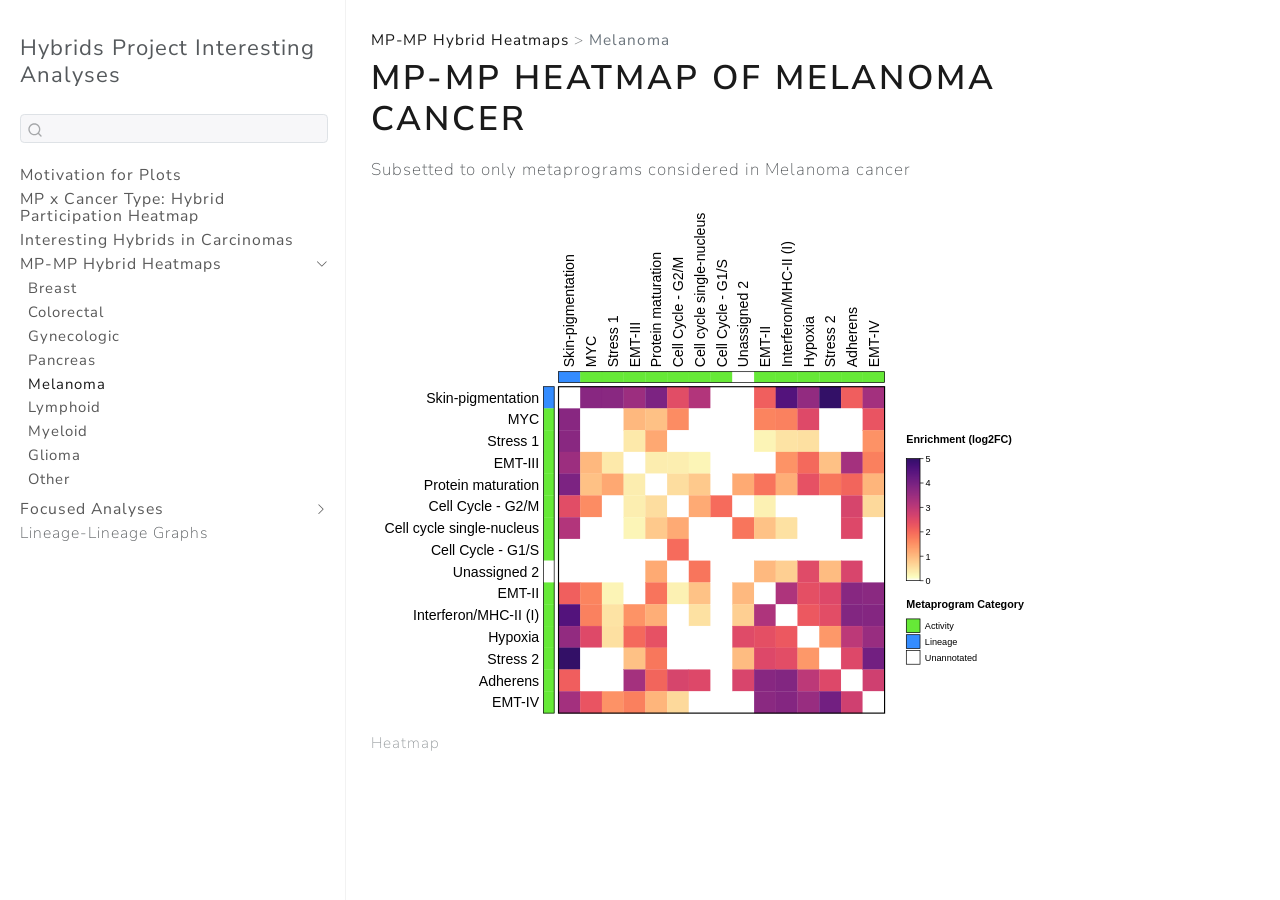
<file: hybrid_heatmaps/melanoma.html>
<!DOCTYPE html>
<html xmlns="http://www.w3.org/1999/xhtml" lang="en" xml:lang="en"><head>

<meta charset="utf-8">
<meta name="generator" content="quarto-1.9.37">

<meta name="viewport" content="width=device-width, initial-scale=1.0, user-scalable=yes">


<title>MP-MP Heatmap of Melanoma Cancer – Hybrids Project Interesting Analyses</title>
<style>
/* Default styles provided by pandoc.
** See https://pandoc.org/MANUAL.html#variables-for-html for config info.
*/
code{white-space: pre-wrap;}
span.smallcaps{font-variant: small-caps;}
div.columns{display: flex; gap: min(4vw, 1.5em);}
div.column{flex: auto; overflow-x: auto;}
div.hanging-indent{margin-left: 1.5em; text-indent: -1.5em;}
ul.task-list{list-style: none;}
ul.task-list li input[type="checkbox"] {
  width: 0.8em;
  margin: 0 0.8em 0.2em -1em; /* quarto-specific, see https://github.com/quarto-dev/quarto-cli/issues/4556 */ 
  vertical-align: middle;
}
</style>


<script src="../site_libs/quarto-nav/quarto-nav.js"></script>
<script src="../site_libs/quarto-nav/headroom.min.js"></script>
<script src="../site_libs/clipboard/clipboard.min.js"></script>
<script src="../site_libs/quarto-search/autocomplete.umd.js"></script>
<script src="../site_libs/quarto-search/fuse.min.js"></script>
<script src="../site_libs/quarto-search/quarto-search.js"></script>
<meta name="quarto:offset" content="../">
<script src="../site_libs/quarto-html/quarto.js" type="module"></script>
<script src="../site_libs/quarto-html/tabsets/tabsets.js" type="module"></script>
<script src="../site_libs/quarto-html/popper.min.js"></script>
<script src="../site_libs/quarto-html/tippy.umd.min.js"></script>
<script src="../site_libs/quarto-html/anchor.min.js"></script>
<link href="../site_libs/quarto-html/tippy.css" rel="stylesheet">
<link href="../site_libs/quarto-html/quarto-syntax-highlighting-7f8f88aac4f3542376d5c11b86a4c14d.css" rel="stylesheet" id="quarto-text-highlighting-styles">
<script src="../site_libs/bootstrap/bootstrap.min.js"></script>
<link href="../site_libs/bootstrap/bootstrap-icons.css" rel="stylesheet">
<link href="../site_libs/bootstrap/bootstrap-f190b240063bbcedcd11c9b729e96a39.min.css" rel="stylesheet" append-hash="true" id="quarto-bootstrap" data-mode="light">
<script id="quarto-search-options" type="application/json">{
  "location": "sidebar",
  "copy-button": false,
  "collapse-after": 3,
  "panel-placement": "start",
  "type": "textbox",
  "limit": 50,
  "keyboard-shortcut": [
    "f",
    "/",
    "s"
  ],
  "show-item-context": false,
  "language": {
    "search-no-results-text": "No results",
    "search-matching-documents-text": "matching documents",
    "search-copy-link-title": "Copy link to search",
    "search-hide-matches-text": "Hide additional matches",
    "search-more-match-text": "more match in this document",
    "search-more-matches-text": "more matches in this document",
    "search-clear-button-title": "Clear",
    "search-text-placeholder": "",
    "search-detached-cancel-button-title": "Cancel",
    "search-submit-button-title": "Submit",
    "search-label": "Search"
  }
}</script>


</head>

<body class="nav-sidebar docked quarto-light">

<div id="quarto-search-results"></div>
  <header id="quarto-header" class="headroom fixed-top">
  <nav class="quarto-secondary-nav">
    <div class="container-fluid d-flex">
      <button type="button" class="quarto-btn-toggle btn" data-bs-toggle="collapse" role="button" data-bs-target=".quarto-sidebar-collapse-item" aria-controls="quarto-sidebar" aria-expanded="false" aria-label="Toggle sidebar navigation" onclick="if (window.quartoToggleHeadroom) { window.quartoToggleHeadroom(); }">
        <i class="bi bi-layout-text-sidebar-reverse"></i>
      </button>
        <nav class="quarto-page-breadcrumbs" aria-label="breadcrumb"><ol class="breadcrumb"><li class="breadcrumb-item"><a href="../hybrid_heatmaps/breast.html">MP-MP Hybrid Heatmaps</a></li><li class="breadcrumb-item"><a href="../hybrid_heatmaps/melanoma.html">Melanoma</a></li></ol></nav>
        <a class="flex-grow-1" role="navigation" data-bs-toggle="collapse" data-bs-target=".quarto-sidebar-collapse-item" aria-controls="quarto-sidebar" aria-expanded="false" aria-label="Toggle sidebar navigation" onclick="if (window.quartoToggleHeadroom) { window.quartoToggleHeadroom(); }">      
        </a>
      <button type="button" class="btn quarto-search-button" aria-label="Search" onclick="window.quartoOpenSearch();">
        <i class="bi bi-search"></i>
      </button>
    </div>
  </nav>
</header>
<!-- content -->
<div id="quarto-content" class="quarto-container page-columns page-rows-contents page-layout-article">
<!-- sidebar -->
  <nav id="quarto-sidebar" class="sidebar collapse collapse-horizontal quarto-sidebar-collapse-item sidebar-navigation docked overflow-auto">
    <div class="pt-lg-2 mt-2 text-left sidebar-header">
    <div class="sidebar-title mb-0 py-0">
      <a href="../">Hybrids Project Interesting Analyses</a> 
    </div>
      </div>
        <div class="mt-2 flex-shrink-0 align-items-center">
        <div class="sidebar-search">
        <div id="quarto-search" class="" title="Search"></div>
        </div>
        </div>
    <div class="sidebar-menu-container"> 
    <ul class="list-unstyled mt-1">
        <li class="sidebar-item">
  <div class="sidebar-item-container"> 
  <a href="../index.html" class="sidebar-item-text sidebar-link">
 <span class="menu-text">Motivation for Plots</span></a>
  </div>
</li>
        <li class="sidebar-item">
  <div class="sidebar-item-container"> 
  <a href="../hybrid_participation_heatmap.html" class="sidebar-item-text sidebar-link">
 <span class="menu-text">MP x Cancer Type: Hybrid Participation Heatmap</span></a>
  </div>
</li>
        <li class="sidebar-item">
  <div class="sidebar-item-container"> 
  <a href="../interesting_hybrids.html" class="sidebar-item-text sidebar-link">
 <span class="menu-text">Interesting Hybrids in Carcinomas</span></a>
  </div>
</li>
        <li class="sidebar-item sidebar-item-section">
      <div class="sidebar-item-container"> 
            <a class="sidebar-item-text sidebar-link text-start" data-bs-toggle="collapse" data-bs-target="#quarto-sidebar-section-1" role="navigation" aria-expanded="true">
 <span class="menu-text">MP-MP Hybrid Heatmaps</span></a>
          <a class="sidebar-item-toggle text-start" data-bs-toggle="collapse" data-bs-target="#quarto-sidebar-section-1" role="navigation" aria-expanded="true" aria-label="Toggle section">
            <i class="bi bi-chevron-right ms-2"></i>
          </a> 
      </div>
      <ul id="quarto-sidebar-section-1" class="collapse list-unstyled sidebar-section depth1 show">  
          <li class="sidebar-item">
  <div class="sidebar-item-container"> 
  <a href="../hybrid_heatmaps/breast.html" class="sidebar-item-text sidebar-link">
 <span class="menu-text">Breast</span></a>
  </div>
</li>
          <li class="sidebar-item">
  <div class="sidebar-item-container"> 
  <a href="../hybrid_heatmaps/colorectal.html" class="sidebar-item-text sidebar-link">
 <span class="menu-text">Colorectal</span></a>
  </div>
</li>
          <li class="sidebar-item">
  <div class="sidebar-item-container"> 
  <a href="../hybrid_heatmaps/gynecologic.html" class="sidebar-item-text sidebar-link">
 <span class="menu-text">Gynecologic</span></a>
  </div>
</li>
          <li class="sidebar-item">
  <div class="sidebar-item-container"> 
  <a href="../hybrid_heatmaps/pancreas.html" class="sidebar-item-text sidebar-link">
 <span class="menu-text">Pancreas</span></a>
  </div>
</li>
          <li class="sidebar-item">
  <div class="sidebar-item-container"> 
  <a href="../hybrid_heatmaps/melanoma.html" class="sidebar-item-text sidebar-link active">
 <span class="menu-text">Melanoma</span></a>
  </div>
</li>
          <li class="sidebar-item">
  <div class="sidebar-item-container"> 
  <a href="../hybrid_heatmaps/lymphoid.html" class="sidebar-item-text sidebar-link">
 <span class="menu-text">Lymphoid</span></a>
  </div>
</li>
          <li class="sidebar-item">
  <div class="sidebar-item-container"> 
  <a href="../hybrid_heatmaps/myeloid.html" class="sidebar-item-text sidebar-link">
 <span class="menu-text">Myeloid</span></a>
  </div>
</li>
          <li class="sidebar-item">
  <div class="sidebar-item-container"> 
  <a href="../hybrid_heatmaps/glioma.html" class="sidebar-item-text sidebar-link">
 <span class="menu-text">Glioma</span></a>
  </div>
</li>
          <li class="sidebar-item">
  <div class="sidebar-item-container"> 
  <a href="../hybrid_heatmaps/other.html" class="sidebar-item-text sidebar-link">
 <span class="menu-text">Other</span></a>
  </div>
</li>
      </ul>
  </li>
        <li class="sidebar-item sidebar-item-section">
      <div class="sidebar-item-container"> 
            <a class="sidebar-item-text sidebar-link text-start collapsed" data-bs-toggle="collapse" data-bs-target="#quarto-sidebar-section-2" role="navigation" aria-expanded="false">
 <span class="menu-text">Focused Analyses</span></a>
          <a class="sidebar-item-toggle text-start collapsed" data-bs-toggle="collapse" data-bs-target="#quarto-sidebar-section-2" role="navigation" aria-expanded="false" aria-label="Toggle section">
            <i class="bi bi-chevron-right ms-2"></i>
          </a> 
      </div>
      <ul id="quarto-sidebar-section-2" class="collapse list-unstyled sidebar-section depth1 ">  
          <li class="sidebar-item">
  <div class="sidebar-item-container"> 
  <a href="../focused_analyses/specific_metaprograms.html" class="sidebar-item-text sidebar-link">
 <span class="menu-text">Per MP</span></a>
  </div>
</li>
      </ul>
  </li>
        <li class="sidebar-item sidebar-item-section">
      <span class="sidebar-item-text sidebar-link text-start">
 <span class="menu-text">Lineage-Lineage Graphs</span></span>
  </li>
    </ul>
    </div>
</nav>
<div id="quarto-sidebar-glass" class="quarto-sidebar-collapse-item" data-bs-toggle="collapse" data-bs-target=".quarto-sidebar-collapse-item"></div>
<!-- margin-sidebar -->
    <div id="quarto-margin-sidebar" class="sidebar margin-sidebar zindex-bottom">
        
    </div>
<!-- main -->
<main class="content" id="quarto-document-content">

<header id="title-block-header" class="quarto-title-block default"><nav class="quarto-page-breadcrumbs quarto-title-breadcrumbs d-none d-lg-block" aria-label="breadcrumb"><ol class="breadcrumb"><li class="breadcrumb-item"><a href="../hybrid_heatmaps/breast.html">MP-MP Hybrid Heatmaps</a></li><li class="breadcrumb-item"><a href="../hybrid_heatmaps/melanoma.html">Melanoma</a></li></ol></nav>
<div class="quarto-title">
<h1 class="title">MP-MP Heatmap of Melanoma Cancer</h1>
</div>



<div class="quarto-title-meta">

    
  
    
  </div>
  


</header>


<p>Subsetted to only metaprograms considered in Melanoma cancer</p>
<div class="quarto-figure quarto-figure-center">
<figure class="figure">
<p><img src="../figures/cancer_type_heatmaps/Melanoma.svg" class="img-fluid figure-img"></p>
<figcaption>Heatmap</figcaption>
</figure>
</div>



</main> <!-- /main -->
<script id="quarto-html-after-body" type="application/javascript">
  window.document.addEventListener("DOMContentLoaded", function (event) {
    const icon = "";
    const anchorJS = new window.AnchorJS();
    anchorJS.options = {
      placement: 'right',
      icon: icon
    };
    anchorJS.add('.anchored');
    const isCodeAnnotation = (el) => {
      for (const clz of el.classList) {
        if (clz.startsWith('code-annotation-')) {                     
          return true;
        }
      }
      return false;
    }
    const onCopySuccess = function(e) {
      // button target
      const button = e.trigger;
      // don't keep focus
      button.blur();
      // flash "checked"
      button.classList.add('code-copy-button-checked');
      var currentTitle = button.getAttribute("title");
      button.setAttribute("title", "Copied!");
      let tooltip;
      if (window.bootstrap) {
        button.setAttribute("data-bs-toggle", "tooltip");
        button.setAttribute("data-bs-placement", "left");
        button.setAttribute("data-bs-title", "Copied!");
        tooltip = new bootstrap.Tooltip(button, 
          { trigger: "manual", 
            customClass: "code-copy-button-tooltip",
            offset: [0, -8]});
        tooltip.show();    
      }
      setTimeout(function() {
        if (tooltip) {
          tooltip.hide();
          button.removeAttribute("data-bs-title");
          button.removeAttribute("data-bs-toggle");
          button.removeAttribute("data-bs-placement");
        }
        button.setAttribute("title", currentTitle);
        button.classList.remove('code-copy-button-checked');
      }, 1000);
      // clear code selection
      e.clearSelection();
    }
    const getTextToCopy = function(trigger) {
      const outerScaffold = trigger.parentElement.cloneNode(true);
      const codeEl = outerScaffold.querySelector('code');
      for (const childEl of codeEl.children) {
        if (isCodeAnnotation(childEl)) {
          childEl.remove();
        }
      }
      return codeEl.innerText;
    }
    const clipboard = new window.ClipboardJS('.code-copy-button:not([data-in-quarto-modal])', {
      text: getTextToCopy
    });
    clipboard.on('success', onCopySuccess);
    if (window.document.getElementById('quarto-embedded-source-code-modal')) {
      const clipboardModal = new window.ClipboardJS('.code-copy-button[data-in-quarto-modal]', {
        text: getTextToCopy,
        container: window.document.getElementById('quarto-embedded-source-code-modal')
      });
      clipboardModal.on('success', onCopySuccess);
    }
      var localhostRegex = new RegExp(/^(?:http|https):\/\/localhost\:?[0-9]*\//);
      var mailtoRegex = new RegExp(/^mailto:/);
        var filterRegex = new RegExp('/' + window.location.host + '/');
      var isInternal = (href) => {
          return filterRegex.test(href) || localhostRegex.test(href) || mailtoRegex.test(href);
      }
      // Inspect non-navigation links and adorn them if external
     var links = window.document.querySelectorAll('a[href]:not(.nav-link):not(.navbar-brand):not(.toc-action):not(.sidebar-link):not(.sidebar-item-toggle):not(.pagination-link):not(.no-external):not([aria-hidden]):not(.dropdown-item):not(.quarto-navigation-tool):not(.about-link)');
      for (var i=0; i<links.length; i++) {
        const link = links[i];
        if (!isInternal(link.href)) {
          // undo the damage that might have been done by quarto-nav.js in the case of
          // links that we want to consider external
          if (link.dataset.originalHref !== undefined) {
            link.href = link.dataset.originalHref;
          }
        }
      }
    function tippyHover(el, contentFn, onTriggerFn, onUntriggerFn) {
      const config = {
        allowHTML: true,
        maxWidth: 500,
        delay: 100,
        arrow: false,
        appendTo: function(el) {
            return el.parentElement;
        },
        interactive: true,
        interactiveBorder: 10,
        theme: 'quarto',
        placement: 'bottom-start',
      };
      if (contentFn) {
        config.content = contentFn;
      }
      if (onTriggerFn) {
        config.onTrigger = onTriggerFn;
      }
      if (onUntriggerFn) {
        config.onUntrigger = onUntriggerFn;
      }
      window.tippy(el, config); 
    }
    const noterefs = window.document.querySelectorAll('a[role="doc-noteref"]');
    for (var i=0; i<noterefs.length; i++) {
      const ref = noterefs[i];
      tippyHover(ref, function() {
        // use id or data attribute instead here
        let href = ref.getAttribute('data-footnote-href') || ref.getAttribute('href');
        try { href = new URL(href).hash; } catch {}
        const id = href.replace(/^#\/?/, "");
        const note = window.document.getElementById(id);
        if (note) {
          return note.innerHTML;
        } else {
          return "";
        }
      });
    }
    const xrefs = window.document.querySelectorAll('a.quarto-xref');
    const processXRef = (id, note) => {
      // Strip column container classes
      const stripColumnClz = (el) => {
        el.classList.remove("page-full", "page-columns");
        if (el.children) {
          for (const child of el.children) {
            stripColumnClz(child);
          }
        }
      }
      stripColumnClz(note)
      if (id === null || id.startsWith('sec-')) {
        // Special case sections, only their first couple elements
        const container = document.createElement("div");
        if (note.children && note.children.length > 2) {
          container.appendChild(note.children[0].cloneNode(true));
          for (let i = 1; i < note.children.length; i++) {
            const child = note.children[i];
            if (child.tagName === "P" && child.innerText === "") {
              continue;
            } else {
              container.appendChild(child.cloneNode(true));
              break;
            }
          }
          if (window.Quarto?.typesetMath) {
            window.Quarto.typesetMath(container);
          }
          return container.innerHTML
        } else {
          if (window.Quarto?.typesetMath) {
            window.Quarto.typesetMath(note);
          }
          return note.innerHTML;
        }
      } else {
        // Remove any anchor links if they are present
        const anchorLink = note.querySelector('a.anchorjs-link');
        if (anchorLink) {
          anchorLink.remove();
        }
        if (window.Quarto?.typesetMath) {
          window.Quarto.typesetMath(note);
        }
        if (note.classList.contains("callout")) {
          return note.outerHTML;
        } else {
          return note.innerHTML;
        }
      }
    }
    for (var i=0; i<xrefs.length; i++) {
      const xref = xrefs[i];
      tippyHover(xref, undefined, function(instance) {
        instance.disable();
        let url = xref.getAttribute('href');
        let hash = undefined; 
        if (url.startsWith('#')) {
          hash = url;
        } else {
          try { hash = new URL(url).hash; } catch {}
        }
        if (hash) {
          const id = hash.replace(/^#\/?/, "");
          const note = window.document.getElementById(id);
          if (note !== null) {
            try {
              const html = processXRef(id, note.cloneNode(true));
              instance.setContent(html);
            } finally {
              instance.enable();
              instance.show();
            }
          } else {
            // See if we can fetch this
            fetch(url.split('#')[0])
            .then(res => res.text())
            .then(html => {
              const parser = new DOMParser();
              const htmlDoc = parser.parseFromString(html, "text/html");
              const note = htmlDoc.getElementById(id);
              if (note !== null) {
                const html = processXRef(id, note);
                instance.setContent(html);
              } 
            }).finally(() => {
              instance.enable();
              instance.show();
            });
          }
        } else {
          // See if we can fetch a full url (with no hash to target)
          // This is a special case and we should probably do some content thinning / targeting
          fetch(url)
          .then(res => res.text())
          .then(html => {
            const parser = new DOMParser();
            const htmlDoc = parser.parseFromString(html, "text/html");
            const note = htmlDoc.querySelector('main.content');
            if (note !== null) {
              // This should only happen for chapter cross references
              // (since there is no id in the URL)
              // remove the first header
              if (note.children.length > 0 && note.children[0].tagName === "HEADER") {
                note.children[0].remove();
              }
              const html = processXRef(null, note);
              instance.setContent(html);
            } 
          }).finally(() => {
            instance.enable();
            instance.show();
          });
        }
      }, function(instance) {
      });
    }
        let selectedAnnoteEl;
        const selectorForAnnotation = ( cell, annotation) => {
          let cellAttr = 'data-code-cell="' + cell + '"';
          let lineAttr = 'data-code-annotation="' +  annotation + '"';
          const selector = 'span[' + cellAttr + '][' + lineAttr + ']';
          return selector;
        }
        const selectCodeLines = (annoteEl) => {
          const doc = window.document;
          const targetCell = annoteEl.getAttribute("data-target-cell");
          const targetAnnotation = annoteEl.getAttribute("data-target-annotation");
          const annoteSpan = window.document.querySelector(selectorForAnnotation(targetCell, targetAnnotation));
          const lines = annoteSpan.getAttribute("data-code-lines").split(",");
          const lineIds = lines.map((line) => {
            return targetCell + "-" + line;
          })
          let top = null;
          let height = null;
          let parent = null;
          if (lineIds.length > 0) {
              //compute the position of the single el (top and bottom and make a div)
              const el = window.document.getElementById(lineIds[0]);
              top = el.offsetTop;
              height = el.offsetHeight;
              parent = el.parentElement.parentElement;
            if (lineIds.length > 1) {
              const lastEl = window.document.getElementById(lineIds[lineIds.length - 1]);
              const bottom = lastEl.offsetTop + lastEl.offsetHeight;
              height = bottom - top;
            }
            if (top !== null && height !== null && parent !== null) {
              // cook up a div (if necessary) and position it 
              let div = window.document.getElementById("code-annotation-line-highlight");
              if (div === null) {
                div = window.document.createElement("div");
                div.setAttribute("id", "code-annotation-line-highlight");
                div.style.position = 'absolute';
                parent.appendChild(div);
              }
              div.style.top = top - 2 + "px";
              div.style.height = height + 4 + "px";
              div.style.left = 0;
              let gutterDiv = window.document.getElementById("code-annotation-line-highlight-gutter");
              if (gutterDiv === null) {
                gutterDiv = window.document.createElement("div");
                gutterDiv.setAttribute("id", "code-annotation-line-highlight-gutter");
                gutterDiv.style.position = 'absolute';
                const codeCell = window.document.getElementById(targetCell);
                const gutter = codeCell.querySelector('.code-annotation-gutter');
                gutter.appendChild(gutterDiv);
              }
              gutterDiv.style.top = top - 2 + "px";
              gutterDiv.style.height = height + 4 + "px";
            }
            selectedAnnoteEl = annoteEl;
          }
        };
        const unselectCodeLines = () => {
          const elementsIds = ["code-annotation-line-highlight", "code-annotation-line-highlight-gutter"];
          elementsIds.forEach((elId) => {
            const div = window.document.getElementById(elId);
            if (div) {
              div.remove();
            }
          });
          selectedAnnoteEl = undefined;
        };
          // Handle positioning of the toggle
      window.addEventListener(
        "resize",
        throttle(() => {
          elRect = undefined;
          if (selectedAnnoteEl) {
            selectCodeLines(selectedAnnoteEl);
          }
        }, 10)
      );
      function throttle(fn, ms) {
      let throttle = false;
      let timer;
        return (...args) => {
          if(!throttle) { // first call gets through
              fn.apply(this, args);
              throttle = true;
          } else { // all the others get throttled
              if(timer) clearTimeout(timer); // cancel #2
              timer = setTimeout(() => {
                fn.apply(this, args);
                timer = throttle = false;
              }, ms);
          }
        };
      }
        // Attach click handler to the DT
        const annoteDls = window.document.querySelectorAll('dt[data-target-cell]');
        for (const annoteDlNode of annoteDls) {
          annoteDlNode.addEventListener('click', (event) => {
            const clickedEl = event.target;
            if (clickedEl !== selectedAnnoteEl) {
              unselectCodeLines();
              const activeEl = window.document.querySelector('dt[data-target-cell].code-annotation-active');
              if (activeEl) {
                activeEl.classList.remove('code-annotation-active');
              }
              selectCodeLines(clickedEl);
              clickedEl.classList.add('code-annotation-active');
            } else {
              // Unselect the line
              unselectCodeLines();
              clickedEl.classList.remove('code-annotation-active');
            }
          });
        }
    const findCites = (el) => {
      const parentEl = el.parentElement;
      if (parentEl) {
        const cites = parentEl.dataset.cites;
        if (cites) {
          return {
            el,
            cites: cites.split(' ')
          };
        } else {
          return findCites(el.parentElement)
        }
      } else {
        return undefined;
      }
    };
    var bibliorefs = window.document.querySelectorAll('a[role="doc-biblioref"]');
    for (var i=0; i<bibliorefs.length; i++) {
      const ref = bibliorefs[i];
      const citeInfo = findCites(ref);
      if (citeInfo) {
        tippyHover(citeInfo.el, function() {
          var popup = window.document.createElement('div');
          citeInfo.cites.forEach(function(cite) {
            var citeDiv = window.document.createElement('div');
            citeDiv.classList.add('hanging-indent');
            citeDiv.classList.add('csl-entry');
            var biblioDiv = window.document.getElementById('ref-' + cite);
            if (biblioDiv) {
              citeDiv.innerHTML = biblioDiv.innerHTML;
            }
            popup.appendChild(citeDiv);
          });
          return popup.innerHTML;
        });
      }
    }
  });
  </script>
</div> <!-- /content -->




</body></html>
</file>
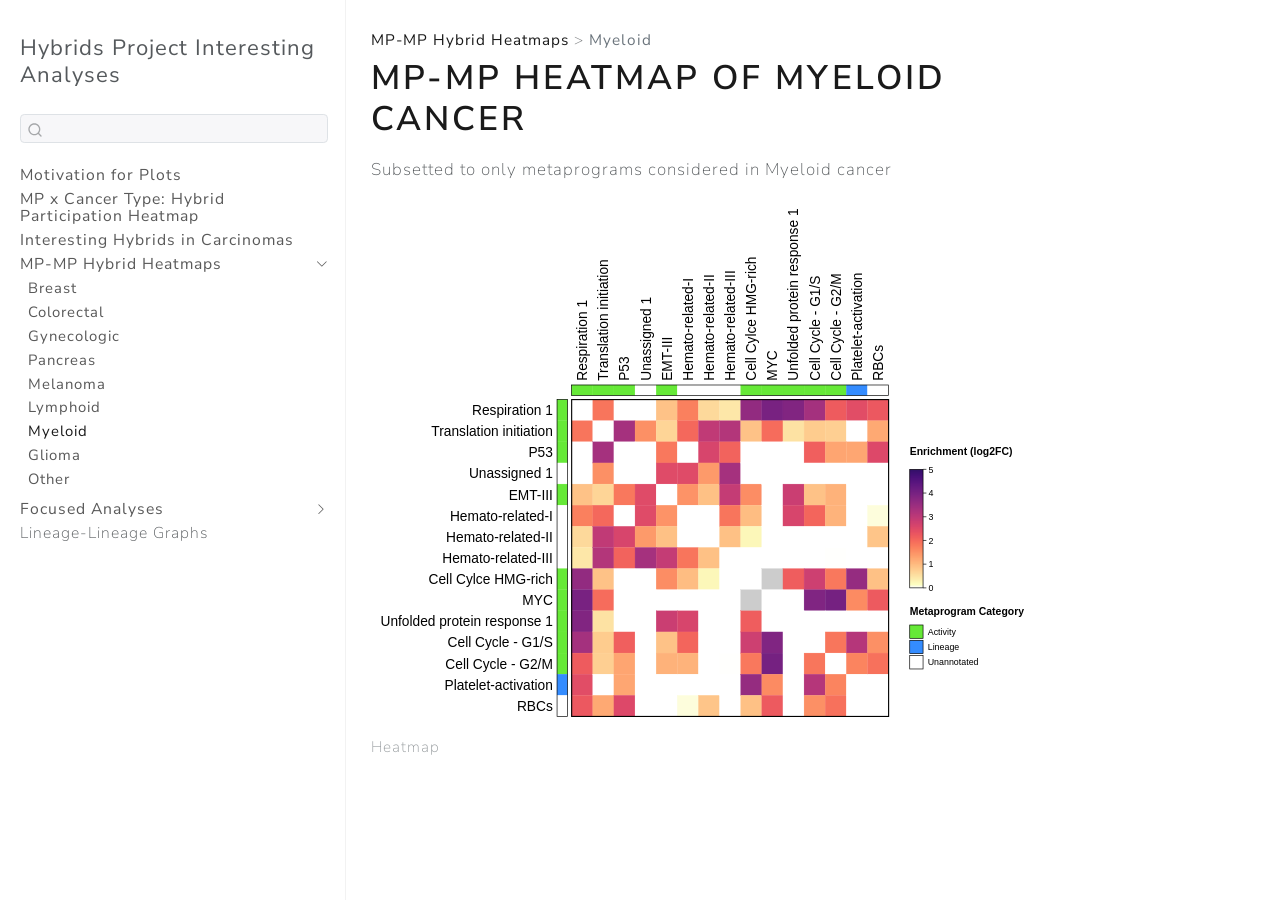
<file: hybrid_heatmaps/myeloid.html>
<!DOCTYPE html>
<html xmlns="http://www.w3.org/1999/xhtml" lang="en" xml:lang="en"><head>

<meta charset="utf-8">
<meta name="generator" content="quarto-1.9.37">

<meta name="viewport" content="width=device-width, initial-scale=1.0, user-scalable=yes">


<title>MP-MP Heatmap of Myeloid Cancer – Hybrids Project Interesting Analyses</title>
<style>
/* Default styles provided by pandoc.
** See https://pandoc.org/MANUAL.html#variables-for-html for config info.
*/
code{white-space: pre-wrap;}
span.smallcaps{font-variant: small-caps;}
div.columns{display: flex; gap: min(4vw, 1.5em);}
div.column{flex: auto; overflow-x: auto;}
div.hanging-indent{margin-left: 1.5em; text-indent: -1.5em;}
ul.task-list{list-style: none;}
ul.task-list li input[type="checkbox"] {
  width: 0.8em;
  margin: 0 0.8em 0.2em -1em; /* quarto-specific, see https://github.com/quarto-dev/quarto-cli/issues/4556 */ 
  vertical-align: middle;
}
</style>


<script src="../site_libs/quarto-nav/quarto-nav.js"></script>
<script src="../site_libs/quarto-nav/headroom.min.js"></script>
<script src="../site_libs/clipboard/clipboard.min.js"></script>
<script src="../site_libs/quarto-search/autocomplete.umd.js"></script>
<script src="../site_libs/quarto-search/fuse.min.js"></script>
<script src="../site_libs/quarto-search/quarto-search.js"></script>
<meta name="quarto:offset" content="../">
<script src="../site_libs/quarto-html/quarto.js" type="module"></script>
<script src="../site_libs/quarto-html/tabsets/tabsets.js" type="module"></script>
<script src="../site_libs/quarto-html/popper.min.js"></script>
<script src="../site_libs/quarto-html/tippy.umd.min.js"></script>
<script src="../site_libs/quarto-html/anchor.min.js"></script>
<link href="../site_libs/quarto-html/tippy.css" rel="stylesheet">
<link href="../site_libs/quarto-html/quarto-syntax-highlighting-7f8f88aac4f3542376d5c11b86a4c14d.css" rel="stylesheet" id="quarto-text-highlighting-styles">
<script src="../site_libs/bootstrap/bootstrap.min.js"></script>
<link href="../site_libs/bootstrap/bootstrap-icons.css" rel="stylesheet">
<link href="../site_libs/bootstrap/bootstrap-f190b240063bbcedcd11c9b729e96a39.min.css" rel="stylesheet" append-hash="true" id="quarto-bootstrap" data-mode="light">
<script id="quarto-search-options" type="application/json">{
  "location": "sidebar",
  "copy-button": false,
  "collapse-after": 3,
  "panel-placement": "start",
  "type": "textbox",
  "limit": 50,
  "keyboard-shortcut": [
    "f",
    "/",
    "s"
  ],
  "show-item-context": false,
  "language": {
    "search-no-results-text": "No results",
    "search-matching-documents-text": "matching documents",
    "search-copy-link-title": "Copy link to search",
    "search-hide-matches-text": "Hide additional matches",
    "search-more-match-text": "more match in this document",
    "search-more-matches-text": "more matches in this document",
    "search-clear-button-title": "Clear",
    "search-text-placeholder": "",
    "search-detached-cancel-button-title": "Cancel",
    "search-submit-button-title": "Submit",
    "search-label": "Search"
  }
}</script>


</head>

<body class="nav-sidebar docked quarto-light">

<div id="quarto-search-results"></div>
  <header id="quarto-header" class="headroom fixed-top">
  <nav class="quarto-secondary-nav">
    <div class="container-fluid d-flex">
      <button type="button" class="quarto-btn-toggle btn" data-bs-toggle="collapse" role="button" data-bs-target=".quarto-sidebar-collapse-item" aria-controls="quarto-sidebar" aria-expanded="false" aria-label="Toggle sidebar navigation" onclick="if (window.quartoToggleHeadroom) { window.quartoToggleHeadroom(); }">
        <i class="bi bi-layout-text-sidebar-reverse"></i>
      </button>
        <nav class="quarto-page-breadcrumbs" aria-label="breadcrumb"><ol class="breadcrumb"><li class="breadcrumb-item"><a href="../hybrid_heatmaps/breast.html">MP-MP Hybrid Heatmaps</a></li><li class="breadcrumb-item"><a href="../hybrid_heatmaps/myeloid.html">Myeloid</a></li></ol></nav>
        <a class="flex-grow-1" role="navigation" data-bs-toggle="collapse" data-bs-target=".quarto-sidebar-collapse-item" aria-controls="quarto-sidebar" aria-expanded="false" aria-label="Toggle sidebar navigation" onclick="if (window.quartoToggleHeadroom) { window.quartoToggleHeadroom(); }">      
        </a>
      <button type="button" class="btn quarto-search-button" aria-label="Search" onclick="window.quartoOpenSearch();">
        <i class="bi bi-search"></i>
      </button>
    </div>
  </nav>
</header>
<!-- content -->
<div id="quarto-content" class="quarto-container page-columns page-rows-contents page-layout-article">
<!-- sidebar -->
  <nav id="quarto-sidebar" class="sidebar collapse collapse-horizontal quarto-sidebar-collapse-item sidebar-navigation docked overflow-auto">
    <div class="pt-lg-2 mt-2 text-left sidebar-header">
    <div class="sidebar-title mb-0 py-0">
      <a href="../">Hybrids Project Interesting Analyses</a> 
    </div>
      </div>
        <div class="mt-2 flex-shrink-0 align-items-center">
        <div class="sidebar-search">
        <div id="quarto-search" class="" title="Search"></div>
        </div>
        </div>
    <div class="sidebar-menu-container"> 
    <ul class="list-unstyled mt-1">
        <li class="sidebar-item">
  <div class="sidebar-item-container"> 
  <a href="../index.html" class="sidebar-item-text sidebar-link">
 <span class="menu-text">Motivation for Plots</span></a>
  </div>
</li>
        <li class="sidebar-item">
  <div class="sidebar-item-container"> 
  <a href="../hybrid_participation_heatmap.html" class="sidebar-item-text sidebar-link">
 <span class="menu-text">MP x Cancer Type: Hybrid Participation Heatmap</span></a>
  </div>
</li>
        <li class="sidebar-item">
  <div class="sidebar-item-container"> 
  <a href="../interesting_hybrids.html" class="sidebar-item-text sidebar-link">
 <span class="menu-text">Interesting Hybrids in Carcinomas</span></a>
  </div>
</li>
        <li class="sidebar-item sidebar-item-section">
      <div class="sidebar-item-container"> 
            <a class="sidebar-item-text sidebar-link text-start" data-bs-toggle="collapse" data-bs-target="#quarto-sidebar-section-1" role="navigation" aria-expanded="true">
 <span class="menu-text">MP-MP Hybrid Heatmaps</span></a>
          <a class="sidebar-item-toggle text-start" data-bs-toggle="collapse" data-bs-target="#quarto-sidebar-section-1" role="navigation" aria-expanded="true" aria-label="Toggle section">
            <i class="bi bi-chevron-right ms-2"></i>
          </a> 
      </div>
      <ul id="quarto-sidebar-section-1" class="collapse list-unstyled sidebar-section depth1 show">  
          <li class="sidebar-item">
  <div class="sidebar-item-container"> 
  <a href="../hybrid_heatmaps/breast.html" class="sidebar-item-text sidebar-link">
 <span class="menu-text">Breast</span></a>
  </div>
</li>
          <li class="sidebar-item">
  <div class="sidebar-item-container"> 
  <a href="../hybrid_heatmaps/colorectal.html" class="sidebar-item-text sidebar-link">
 <span class="menu-text">Colorectal</span></a>
  </div>
</li>
          <li class="sidebar-item">
  <div class="sidebar-item-container"> 
  <a href="../hybrid_heatmaps/gynecologic.html" class="sidebar-item-text sidebar-link">
 <span class="menu-text">Gynecologic</span></a>
  </div>
</li>
          <li class="sidebar-item">
  <div class="sidebar-item-container"> 
  <a href="../hybrid_heatmaps/pancreas.html" class="sidebar-item-text sidebar-link">
 <span class="menu-text">Pancreas</span></a>
  </div>
</li>
          <li class="sidebar-item">
  <div class="sidebar-item-container"> 
  <a href="../hybrid_heatmaps/melanoma.html" class="sidebar-item-text sidebar-link">
 <span class="menu-text">Melanoma</span></a>
  </div>
</li>
          <li class="sidebar-item">
  <div class="sidebar-item-container"> 
  <a href="../hybrid_heatmaps/lymphoid.html" class="sidebar-item-text sidebar-link">
 <span class="menu-text">Lymphoid</span></a>
  </div>
</li>
          <li class="sidebar-item">
  <div class="sidebar-item-container"> 
  <a href="../hybrid_heatmaps/myeloid.html" class="sidebar-item-text sidebar-link active">
 <span class="menu-text">Myeloid</span></a>
  </div>
</li>
          <li class="sidebar-item">
  <div class="sidebar-item-container"> 
  <a href="../hybrid_heatmaps/glioma.html" class="sidebar-item-text sidebar-link">
 <span class="menu-text">Glioma</span></a>
  </div>
</li>
          <li class="sidebar-item">
  <div class="sidebar-item-container"> 
  <a href="../hybrid_heatmaps/other.html" class="sidebar-item-text sidebar-link">
 <span class="menu-text">Other</span></a>
  </div>
</li>
      </ul>
  </li>
        <li class="sidebar-item sidebar-item-section">
      <div class="sidebar-item-container"> 
            <a class="sidebar-item-text sidebar-link text-start collapsed" data-bs-toggle="collapse" data-bs-target="#quarto-sidebar-section-2" role="navigation" aria-expanded="false">
 <span class="menu-text">Focused Analyses</span></a>
          <a class="sidebar-item-toggle text-start collapsed" data-bs-toggle="collapse" data-bs-target="#quarto-sidebar-section-2" role="navigation" aria-expanded="false" aria-label="Toggle section">
            <i class="bi bi-chevron-right ms-2"></i>
          </a> 
      </div>
      <ul id="quarto-sidebar-section-2" class="collapse list-unstyled sidebar-section depth1 ">  
          <li class="sidebar-item">
  <div class="sidebar-item-container"> 
  <a href="../focused_analyses/specific_metaprograms.html" class="sidebar-item-text sidebar-link">
 <span class="menu-text">Per MP</span></a>
  </div>
</li>
      </ul>
  </li>
        <li class="sidebar-item sidebar-item-section">
      <span class="sidebar-item-text sidebar-link text-start">
 <span class="menu-text">Lineage-Lineage Graphs</span></span>
  </li>
    </ul>
    </div>
</nav>
<div id="quarto-sidebar-glass" class="quarto-sidebar-collapse-item" data-bs-toggle="collapse" data-bs-target=".quarto-sidebar-collapse-item"></div>
<!-- margin-sidebar -->
    <div id="quarto-margin-sidebar" class="sidebar margin-sidebar zindex-bottom">
        
    </div>
<!-- main -->
<main class="content" id="quarto-document-content">

<header id="title-block-header" class="quarto-title-block default"><nav class="quarto-page-breadcrumbs quarto-title-breadcrumbs d-none d-lg-block" aria-label="breadcrumb"><ol class="breadcrumb"><li class="breadcrumb-item"><a href="../hybrid_heatmaps/breast.html">MP-MP Hybrid Heatmaps</a></li><li class="breadcrumb-item"><a href="../hybrid_heatmaps/myeloid.html">Myeloid</a></li></ol></nav>
<div class="quarto-title">
<h1 class="title">MP-MP Heatmap of Myeloid Cancer</h1>
</div>



<div class="quarto-title-meta">

    
  
    
  </div>
  


</header>


<p>Subsetted to only metaprograms considered in Myeloid cancer</p>
<div class="quarto-figure quarto-figure-center">
<figure class="figure">
<p><img src="../figures/cancer_type_heatmaps/Myeloid.svg" class="img-fluid figure-img"></p>
<figcaption>Heatmap</figcaption>
</figure>
</div>



</main> <!-- /main -->
<script id="quarto-html-after-body" type="application/javascript">
  window.document.addEventListener("DOMContentLoaded", function (event) {
    const icon = "";
    const anchorJS = new window.AnchorJS();
    anchorJS.options = {
      placement: 'right',
      icon: icon
    };
    anchorJS.add('.anchored');
    const isCodeAnnotation = (el) => {
      for (const clz of el.classList) {
        if (clz.startsWith('code-annotation-')) {                     
          return true;
        }
      }
      return false;
    }
    const onCopySuccess = function(e) {
      // button target
      const button = e.trigger;
      // don't keep focus
      button.blur();
      // flash "checked"
      button.classList.add('code-copy-button-checked');
      var currentTitle = button.getAttribute("title");
      button.setAttribute("title", "Copied!");
      let tooltip;
      if (window.bootstrap) {
        button.setAttribute("data-bs-toggle", "tooltip");
        button.setAttribute("data-bs-placement", "left");
        button.setAttribute("data-bs-title", "Copied!");
        tooltip = new bootstrap.Tooltip(button, 
          { trigger: "manual", 
            customClass: "code-copy-button-tooltip",
            offset: [0, -8]});
        tooltip.show();    
      }
      setTimeout(function() {
        if (tooltip) {
          tooltip.hide();
          button.removeAttribute("data-bs-title");
          button.removeAttribute("data-bs-toggle");
          button.removeAttribute("data-bs-placement");
        }
        button.setAttribute("title", currentTitle);
        button.classList.remove('code-copy-button-checked');
      }, 1000);
      // clear code selection
      e.clearSelection();
    }
    const getTextToCopy = function(trigger) {
      const outerScaffold = trigger.parentElement.cloneNode(true);
      const codeEl = outerScaffold.querySelector('code');
      for (const childEl of codeEl.children) {
        if (isCodeAnnotation(childEl)) {
          childEl.remove();
        }
      }
      return codeEl.innerText;
    }
    const clipboard = new window.ClipboardJS('.code-copy-button:not([data-in-quarto-modal])', {
      text: getTextToCopy
    });
    clipboard.on('success', onCopySuccess);
    if (window.document.getElementById('quarto-embedded-source-code-modal')) {
      const clipboardModal = new window.ClipboardJS('.code-copy-button[data-in-quarto-modal]', {
        text: getTextToCopy,
        container: window.document.getElementById('quarto-embedded-source-code-modal')
      });
      clipboardModal.on('success', onCopySuccess);
    }
      var localhostRegex = new RegExp(/^(?:http|https):\/\/localhost\:?[0-9]*\//);
      var mailtoRegex = new RegExp(/^mailto:/);
        var filterRegex = new RegExp('/' + window.location.host + '/');
      var isInternal = (href) => {
          return filterRegex.test(href) || localhostRegex.test(href) || mailtoRegex.test(href);
      }
      // Inspect non-navigation links and adorn them if external
     var links = window.document.querySelectorAll('a[href]:not(.nav-link):not(.navbar-brand):not(.toc-action):not(.sidebar-link):not(.sidebar-item-toggle):not(.pagination-link):not(.no-external):not([aria-hidden]):not(.dropdown-item):not(.quarto-navigation-tool):not(.about-link)');
      for (var i=0; i<links.length; i++) {
        const link = links[i];
        if (!isInternal(link.href)) {
          // undo the damage that might have been done by quarto-nav.js in the case of
          // links that we want to consider external
          if (link.dataset.originalHref !== undefined) {
            link.href = link.dataset.originalHref;
          }
        }
      }
    function tippyHover(el, contentFn, onTriggerFn, onUntriggerFn) {
      const config = {
        allowHTML: true,
        maxWidth: 500,
        delay: 100,
        arrow: false,
        appendTo: function(el) {
            return el.parentElement;
        },
        interactive: true,
        interactiveBorder: 10,
        theme: 'quarto',
        placement: 'bottom-start',
      };
      if (contentFn) {
        config.content = contentFn;
      }
      if (onTriggerFn) {
        config.onTrigger = onTriggerFn;
      }
      if (onUntriggerFn) {
        config.onUntrigger = onUntriggerFn;
      }
      window.tippy(el, config); 
    }
    const noterefs = window.document.querySelectorAll('a[role="doc-noteref"]');
    for (var i=0; i<noterefs.length; i++) {
      const ref = noterefs[i];
      tippyHover(ref, function() {
        // use id or data attribute instead here
        let href = ref.getAttribute('data-footnote-href') || ref.getAttribute('href');
        try { href = new URL(href).hash; } catch {}
        const id = href.replace(/^#\/?/, "");
        const note = window.document.getElementById(id);
        if (note) {
          return note.innerHTML;
        } else {
          return "";
        }
      });
    }
    const xrefs = window.document.querySelectorAll('a.quarto-xref');
    const processXRef = (id, note) => {
      // Strip column container classes
      const stripColumnClz = (el) => {
        el.classList.remove("page-full", "page-columns");
        if (el.children) {
          for (const child of el.children) {
            stripColumnClz(child);
          }
        }
      }
      stripColumnClz(note)
      if (id === null || id.startsWith('sec-')) {
        // Special case sections, only their first couple elements
        const container = document.createElement("div");
        if (note.children && note.children.length > 2) {
          container.appendChild(note.children[0].cloneNode(true));
          for (let i = 1; i < note.children.length; i++) {
            const child = note.children[i];
            if (child.tagName === "P" && child.innerText === "") {
              continue;
            } else {
              container.appendChild(child.cloneNode(true));
              break;
            }
          }
          if (window.Quarto?.typesetMath) {
            window.Quarto.typesetMath(container);
          }
          return container.innerHTML
        } else {
          if (window.Quarto?.typesetMath) {
            window.Quarto.typesetMath(note);
          }
          return note.innerHTML;
        }
      } else {
        // Remove any anchor links if they are present
        const anchorLink = note.querySelector('a.anchorjs-link');
        if (anchorLink) {
          anchorLink.remove();
        }
        if (window.Quarto?.typesetMath) {
          window.Quarto.typesetMath(note);
        }
        if (note.classList.contains("callout")) {
          return note.outerHTML;
        } else {
          return note.innerHTML;
        }
      }
    }
    for (var i=0; i<xrefs.length; i++) {
      const xref = xrefs[i];
      tippyHover(xref, undefined, function(instance) {
        instance.disable();
        let url = xref.getAttribute('href');
        let hash = undefined; 
        if (url.startsWith('#')) {
          hash = url;
        } else {
          try { hash = new URL(url).hash; } catch {}
        }
        if (hash) {
          const id = hash.replace(/^#\/?/, "");
          const note = window.document.getElementById(id);
          if (note !== null) {
            try {
              const html = processXRef(id, note.cloneNode(true));
              instance.setContent(html);
            } finally {
              instance.enable();
              instance.show();
            }
          } else {
            // See if we can fetch this
            fetch(url.split('#')[0])
            .then(res => res.text())
            .then(html => {
              const parser = new DOMParser();
              const htmlDoc = parser.parseFromString(html, "text/html");
              const note = htmlDoc.getElementById(id);
              if (note !== null) {
                const html = processXRef(id, note);
                instance.setContent(html);
              } 
            }).finally(() => {
              instance.enable();
              instance.show();
            });
          }
        } else {
          // See if we can fetch a full url (with no hash to target)
          // This is a special case and we should probably do some content thinning / targeting
          fetch(url)
          .then(res => res.text())
          .then(html => {
            const parser = new DOMParser();
            const htmlDoc = parser.parseFromString(html, "text/html");
            const note = htmlDoc.querySelector('main.content');
            if (note !== null) {
              // This should only happen for chapter cross references
              // (since there is no id in the URL)
              // remove the first header
              if (note.children.length > 0 && note.children[0].tagName === "HEADER") {
                note.children[0].remove();
              }
              const html = processXRef(null, note);
              instance.setContent(html);
            } 
          }).finally(() => {
            instance.enable();
            instance.show();
          });
        }
      }, function(instance) {
      });
    }
        let selectedAnnoteEl;
        const selectorForAnnotation = ( cell, annotation) => {
          let cellAttr = 'data-code-cell="' + cell + '"';
          let lineAttr = 'data-code-annotation="' +  annotation + '"';
          const selector = 'span[' + cellAttr + '][' + lineAttr + ']';
          return selector;
        }
        const selectCodeLines = (annoteEl) => {
          const doc = window.document;
          const targetCell = annoteEl.getAttribute("data-target-cell");
          const targetAnnotation = annoteEl.getAttribute("data-target-annotation");
          const annoteSpan = window.document.querySelector(selectorForAnnotation(targetCell, targetAnnotation));
          const lines = annoteSpan.getAttribute("data-code-lines").split(",");
          const lineIds = lines.map((line) => {
            return targetCell + "-" + line;
          })
          let top = null;
          let height = null;
          let parent = null;
          if (lineIds.length > 0) {
              //compute the position of the single el (top and bottom and make a div)
              const el = window.document.getElementById(lineIds[0]);
              top = el.offsetTop;
              height = el.offsetHeight;
              parent = el.parentElement.parentElement;
            if (lineIds.length > 1) {
              const lastEl = window.document.getElementById(lineIds[lineIds.length - 1]);
              const bottom = lastEl.offsetTop + lastEl.offsetHeight;
              height = bottom - top;
            }
            if (top !== null && height !== null && parent !== null) {
              // cook up a div (if necessary) and position it 
              let div = window.document.getElementById("code-annotation-line-highlight");
              if (div === null) {
                div = window.document.createElement("div");
                div.setAttribute("id", "code-annotation-line-highlight");
                div.style.position = 'absolute';
                parent.appendChild(div);
              }
              div.style.top = top - 2 + "px";
              div.style.height = height + 4 + "px";
              div.style.left = 0;
              let gutterDiv = window.document.getElementById("code-annotation-line-highlight-gutter");
              if (gutterDiv === null) {
                gutterDiv = window.document.createElement("div");
                gutterDiv.setAttribute("id", "code-annotation-line-highlight-gutter");
                gutterDiv.style.position = 'absolute';
                const codeCell = window.document.getElementById(targetCell);
                const gutter = codeCell.querySelector('.code-annotation-gutter');
                gutter.appendChild(gutterDiv);
              }
              gutterDiv.style.top = top - 2 + "px";
              gutterDiv.style.height = height + 4 + "px";
            }
            selectedAnnoteEl = annoteEl;
          }
        };
        const unselectCodeLines = () => {
          const elementsIds = ["code-annotation-line-highlight", "code-annotation-line-highlight-gutter"];
          elementsIds.forEach((elId) => {
            const div = window.document.getElementById(elId);
            if (div) {
              div.remove();
            }
          });
          selectedAnnoteEl = undefined;
        };
          // Handle positioning of the toggle
      window.addEventListener(
        "resize",
        throttle(() => {
          elRect = undefined;
          if (selectedAnnoteEl) {
            selectCodeLines(selectedAnnoteEl);
          }
        }, 10)
      );
      function throttle(fn, ms) {
      let throttle = false;
      let timer;
        return (...args) => {
          if(!throttle) { // first call gets through
              fn.apply(this, args);
              throttle = true;
          } else { // all the others get throttled
              if(timer) clearTimeout(timer); // cancel #2
              timer = setTimeout(() => {
                fn.apply(this, args);
                timer = throttle = false;
              }, ms);
          }
        };
      }
        // Attach click handler to the DT
        const annoteDls = window.document.querySelectorAll('dt[data-target-cell]');
        for (const annoteDlNode of annoteDls) {
          annoteDlNode.addEventListener('click', (event) => {
            const clickedEl = event.target;
            if (clickedEl !== selectedAnnoteEl) {
              unselectCodeLines();
              const activeEl = window.document.querySelector('dt[data-target-cell].code-annotation-active');
              if (activeEl) {
                activeEl.classList.remove('code-annotation-active');
              }
              selectCodeLines(clickedEl);
              clickedEl.classList.add('code-annotation-active');
            } else {
              // Unselect the line
              unselectCodeLines();
              clickedEl.classList.remove('code-annotation-active');
            }
          });
        }
    const findCites = (el) => {
      const parentEl = el.parentElement;
      if (parentEl) {
        const cites = parentEl.dataset.cites;
        if (cites) {
          return {
            el,
            cites: cites.split(' ')
          };
        } else {
          return findCites(el.parentElement)
        }
      } else {
        return undefined;
      }
    };
    var bibliorefs = window.document.querySelectorAll('a[role="doc-biblioref"]');
    for (var i=0; i<bibliorefs.length; i++) {
      const ref = bibliorefs[i];
      const citeInfo = findCites(ref);
      if (citeInfo) {
        tippyHover(citeInfo.el, function() {
          var popup = window.document.createElement('div');
          citeInfo.cites.forEach(function(cite) {
            var citeDiv = window.document.createElement('div');
            citeDiv.classList.add('hanging-indent');
            citeDiv.classList.add('csl-entry');
            var biblioDiv = window.document.getElementById('ref-' + cite);
            if (biblioDiv) {
              citeDiv.innerHTML = biblioDiv.innerHTML;
            }
            popup.appendChild(citeDiv);
          });
          return popup.innerHTML;
        });
      }
    }
  });
  </script>
</div> <!-- /content -->




</body></html>
</file>
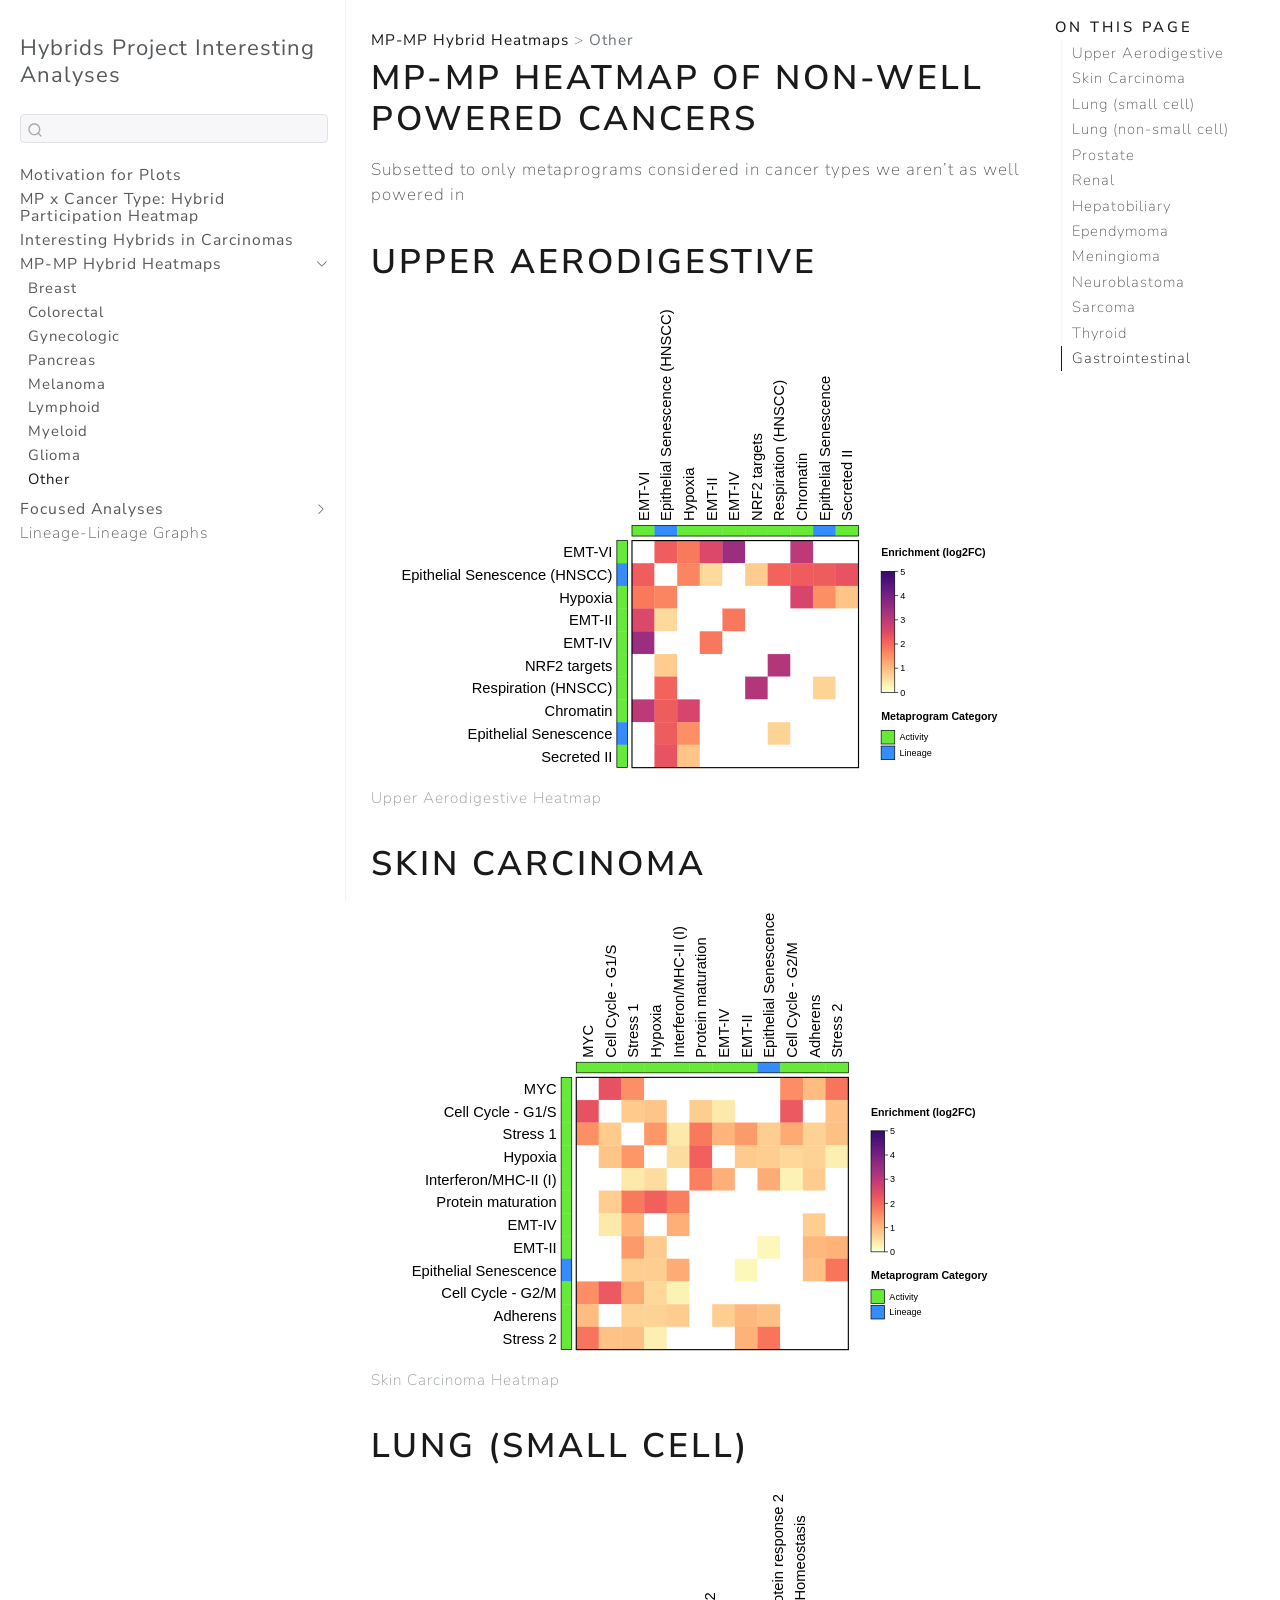
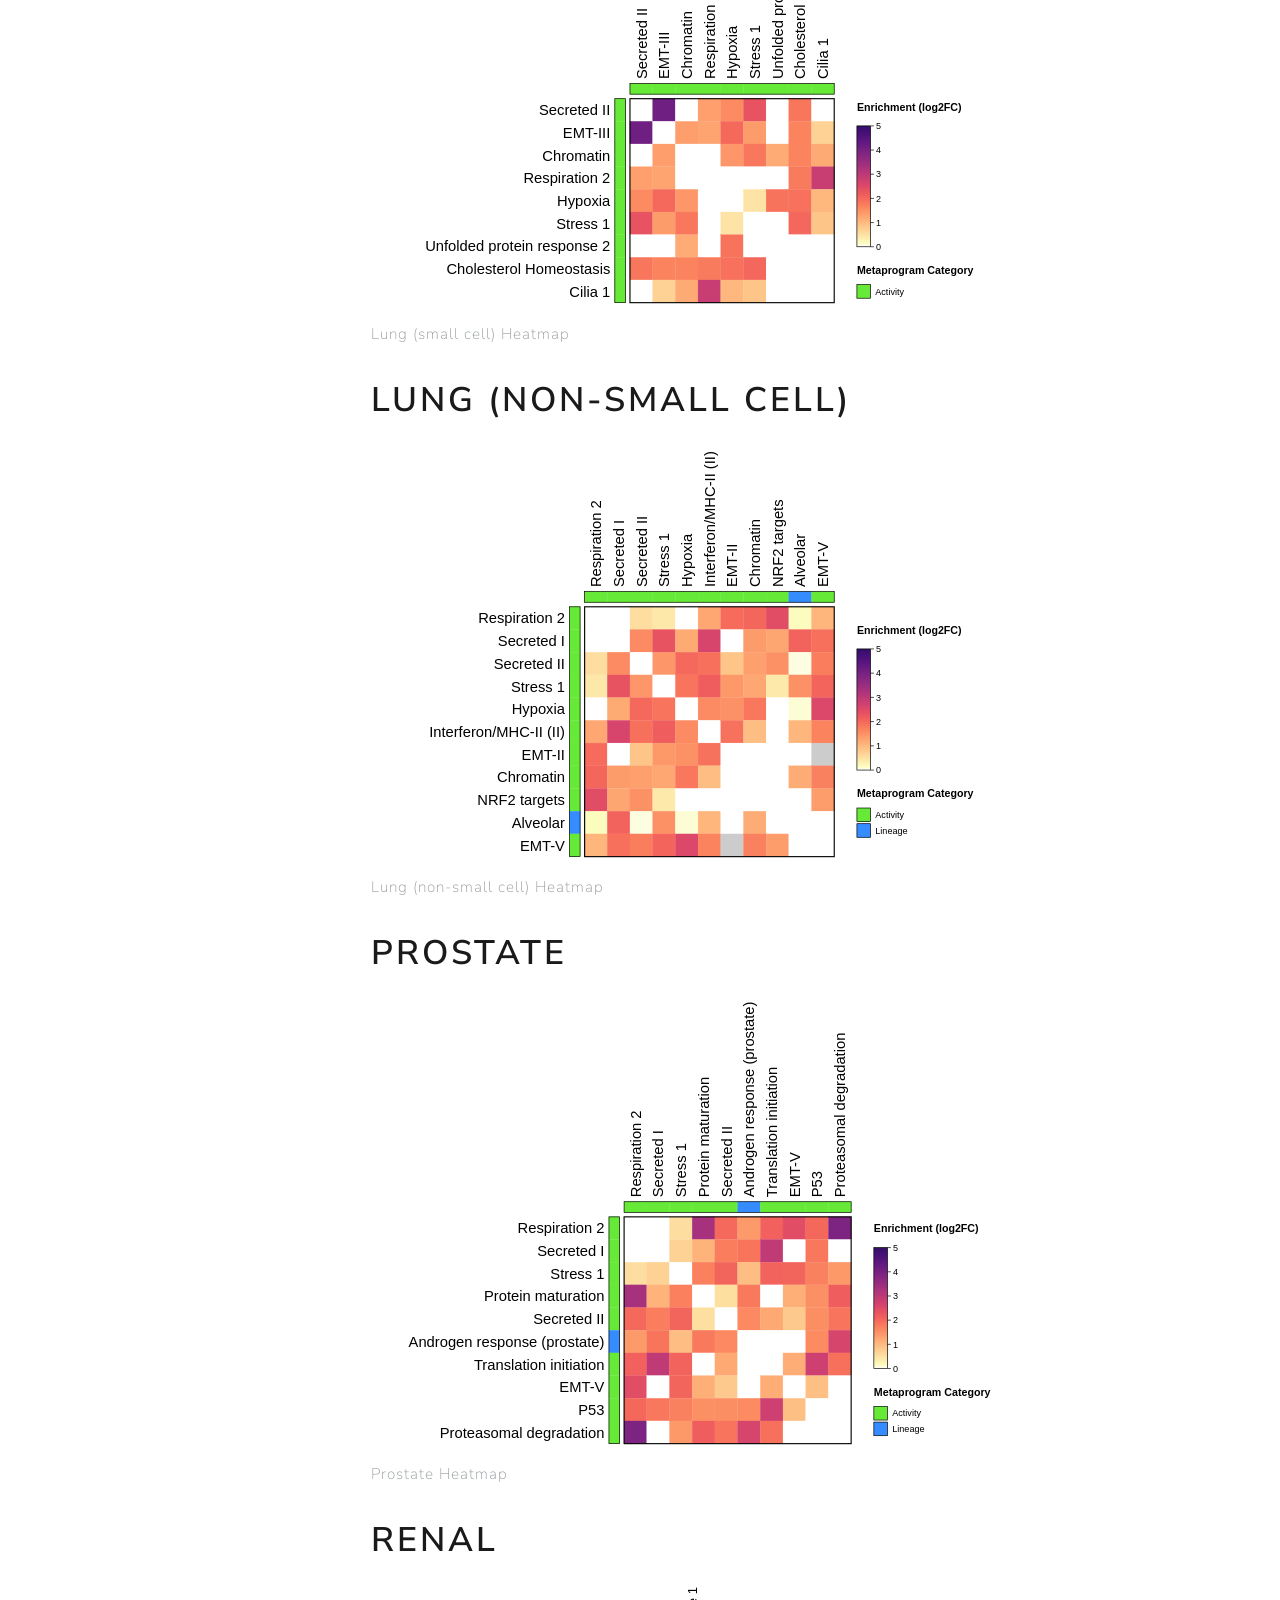
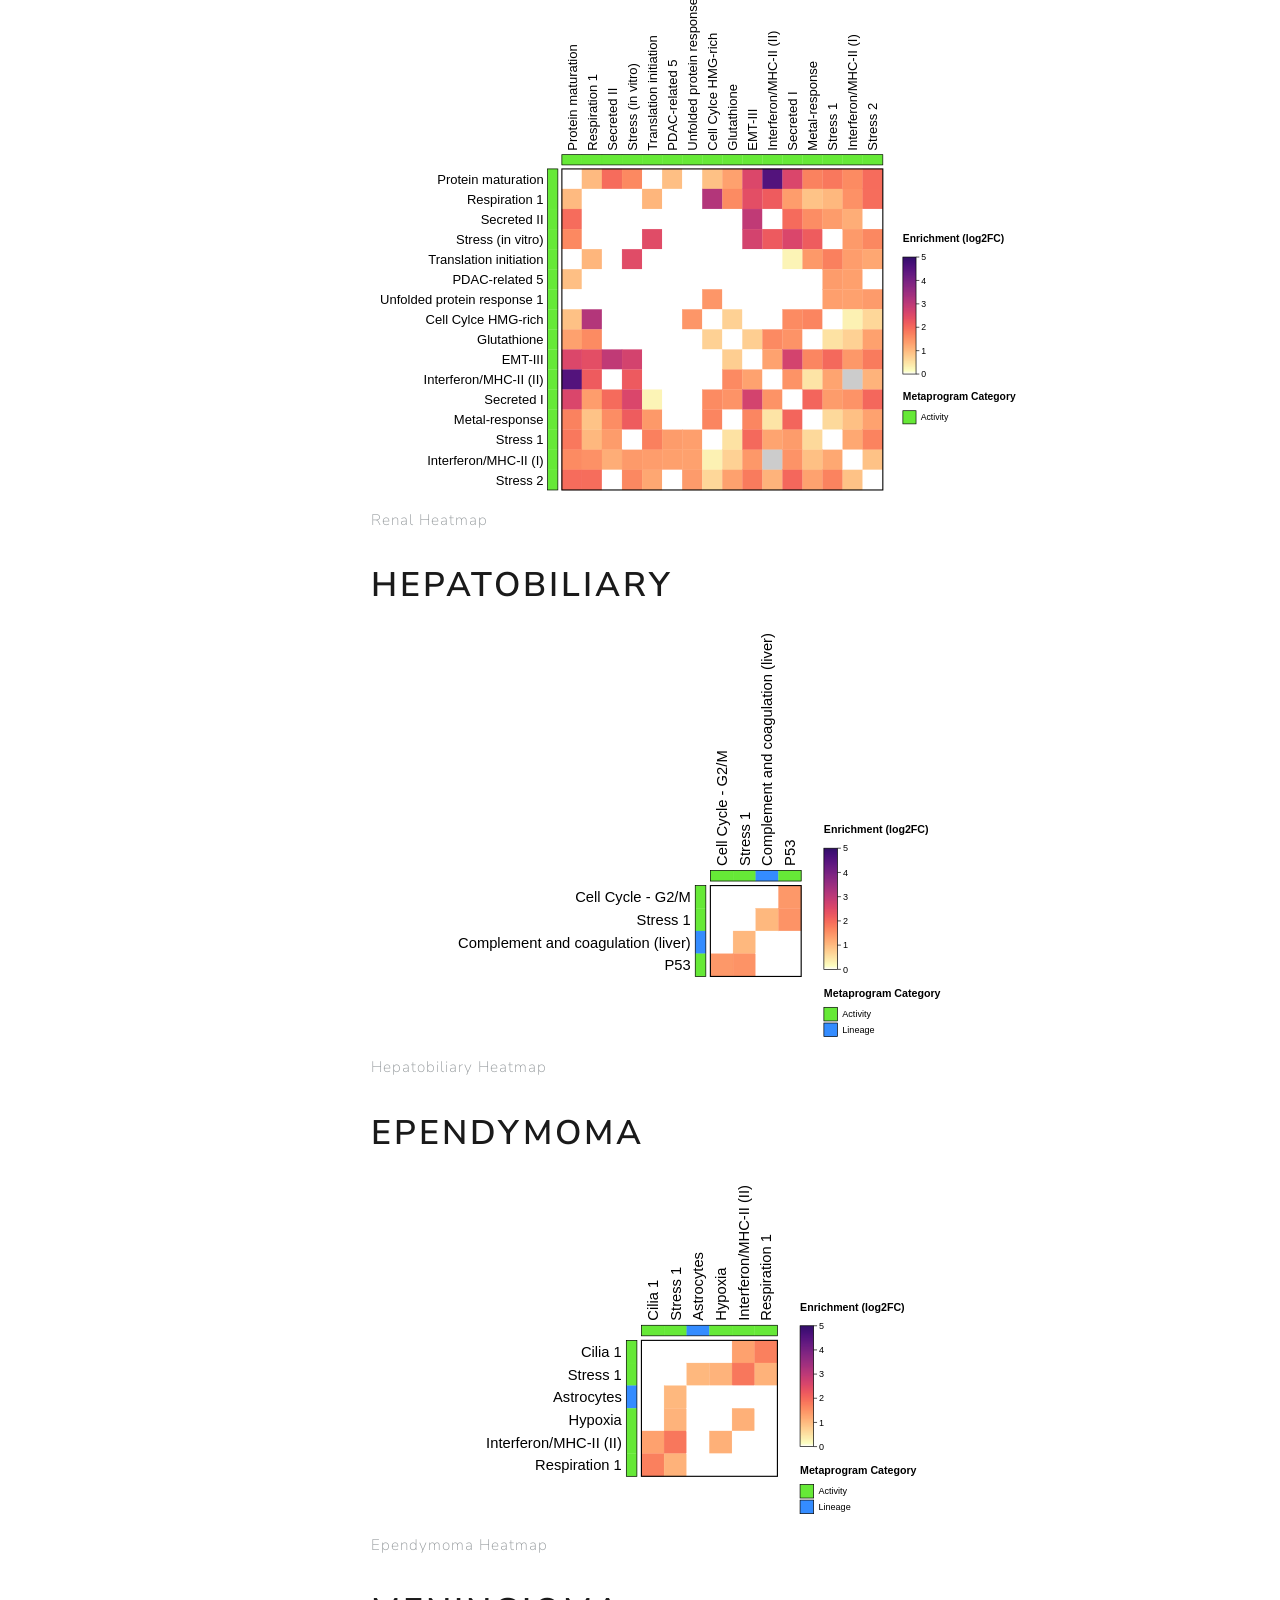
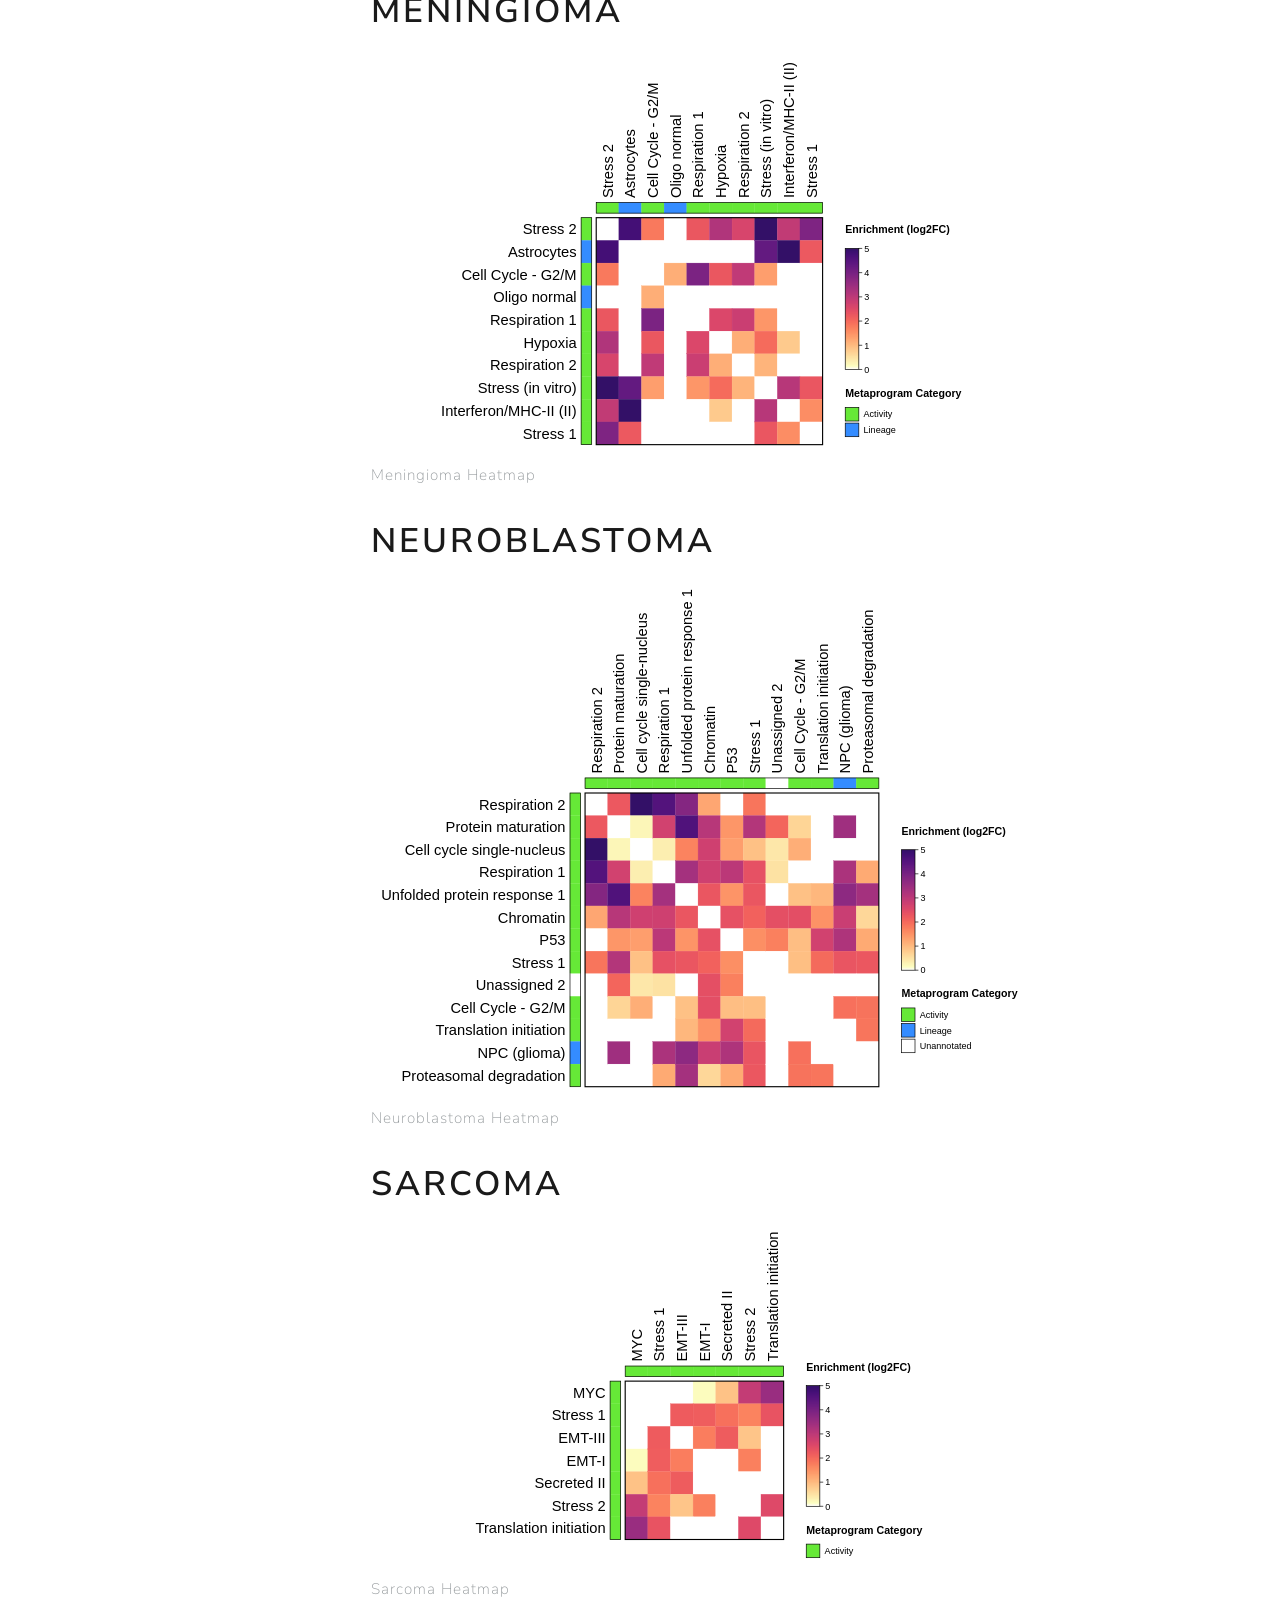
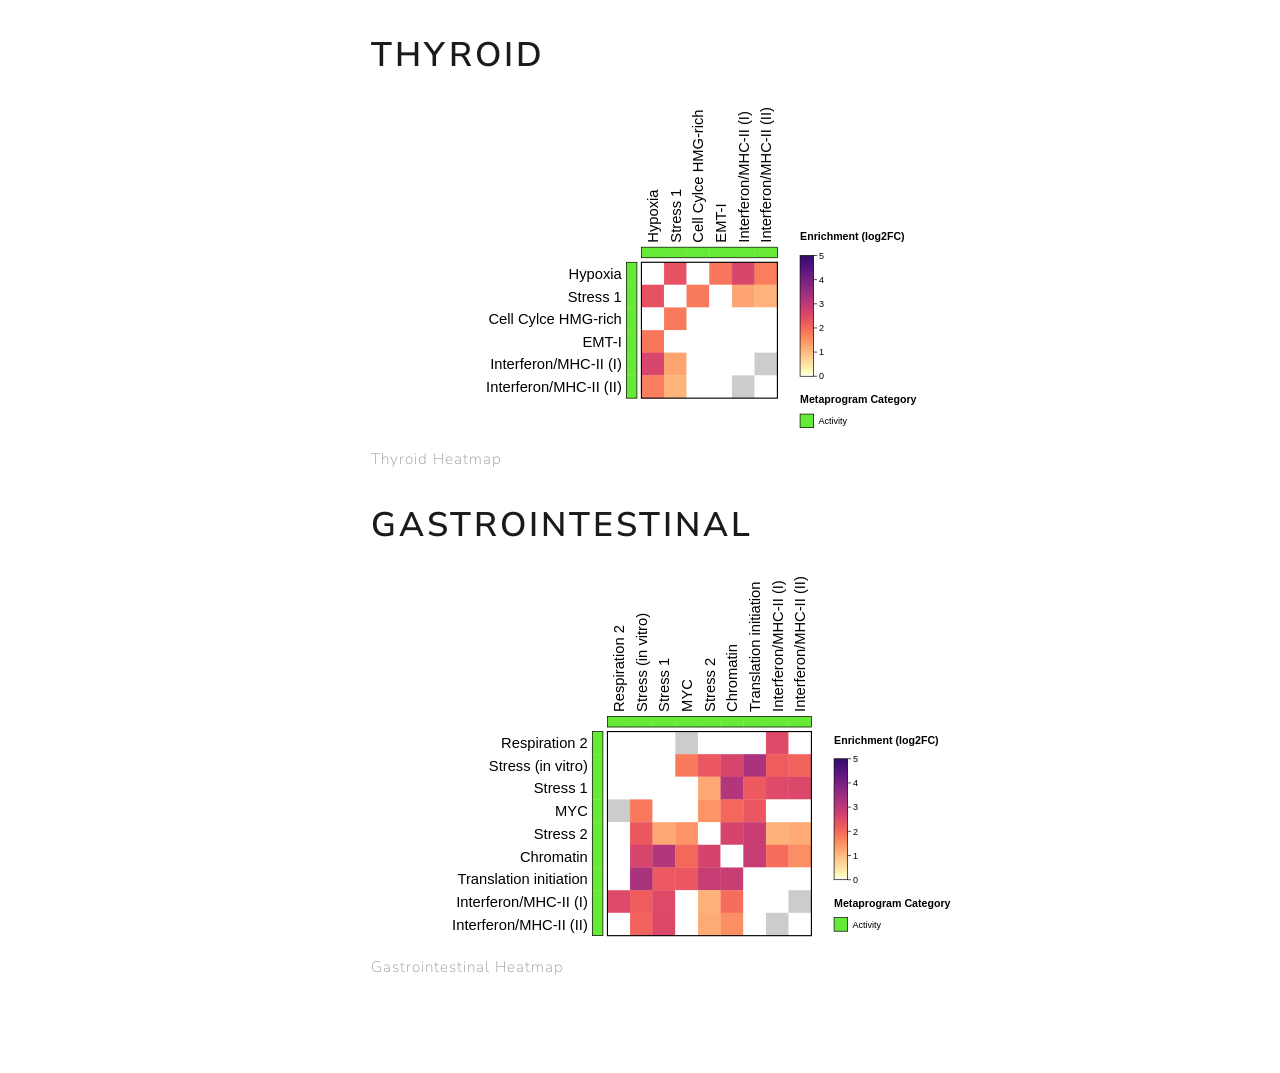
<file: hybrid_heatmaps/other.html>
<!DOCTYPE html>
<html xmlns="http://www.w3.org/1999/xhtml" lang="en" xml:lang="en"><head>

<meta charset="utf-8">
<meta name="generator" content="quarto-1.9.37">

<meta name="viewport" content="width=device-width, initial-scale=1.0, user-scalable=yes">


<title>MP-MP Heatmap of non-well powered cancers – Hybrids Project Interesting Analyses</title>
<style>
/* Default styles provided by pandoc.
** See https://pandoc.org/MANUAL.html#variables-for-html for config info.
*/
code{white-space: pre-wrap;}
span.smallcaps{font-variant: small-caps;}
div.columns{display: flex; gap: min(4vw, 1.5em);}
div.column{flex: auto; overflow-x: auto;}
div.hanging-indent{margin-left: 1.5em; text-indent: -1.5em;}
ul.task-list{list-style: none;}
ul.task-list li input[type="checkbox"] {
  width: 0.8em;
  margin: 0 0.8em 0.2em -1em; /* quarto-specific, see https://github.com/quarto-dev/quarto-cli/issues/4556 */ 
  vertical-align: middle;
}
</style>


<script src="../site_libs/quarto-nav/quarto-nav.js"></script>
<script src="../site_libs/quarto-nav/headroom.min.js"></script>
<script src="../site_libs/clipboard/clipboard.min.js"></script>
<script src="../site_libs/quarto-search/autocomplete.umd.js"></script>
<script src="../site_libs/quarto-search/fuse.min.js"></script>
<script src="../site_libs/quarto-search/quarto-search.js"></script>
<meta name="quarto:offset" content="../">
<script src="../site_libs/quarto-html/quarto.js" type="module"></script>
<script src="../site_libs/quarto-html/tabsets/tabsets.js" type="module"></script>
<script src="../site_libs/quarto-html/popper.min.js"></script>
<script src="../site_libs/quarto-html/tippy.umd.min.js"></script>
<script src="../site_libs/quarto-html/anchor.min.js"></script>
<link href="../site_libs/quarto-html/tippy.css" rel="stylesheet">
<link href="../site_libs/quarto-html/quarto-syntax-highlighting-7f8f88aac4f3542376d5c11b86a4c14d.css" rel="stylesheet" id="quarto-text-highlighting-styles">
<script src="../site_libs/bootstrap/bootstrap.min.js"></script>
<link href="../site_libs/bootstrap/bootstrap-icons.css" rel="stylesheet">
<link href="../site_libs/bootstrap/bootstrap-f190b240063bbcedcd11c9b729e96a39.min.css" rel="stylesheet" append-hash="true" id="quarto-bootstrap" data-mode="light">
<script id="quarto-search-options" type="application/json">{
  "location": "sidebar",
  "copy-button": false,
  "collapse-after": 3,
  "panel-placement": "start",
  "type": "textbox",
  "limit": 50,
  "keyboard-shortcut": [
    "f",
    "/",
    "s"
  ],
  "show-item-context": false,
  "language": {
    "search-no-results-text": "No results",
    "search-matching-documents-text": "matching documents",
    "search-copy-link-title": "Copy link to search",
    "search-hide-matches-text": "Hide additional matches",
    "search-more-match-text": "more match in this document",
    "search-more-matches-text": "more matches in this document",
    "search-clear-button-title": "Clear",
    "search-text-placeholder": "",
    "search-detached-cancel-button-title": "Cancel",
    "search-submit-button-title": "Submit",
    "search-label": "Search"
  }
}</script>


</head>

<body class="nav-sidebar docked quarto-light">

<div id="quarto-search-results"></div>
  <header id="quarto-header" class="headroom fixed-top">
  <nav class="quarto-secondary-nav">
    <div class="container-fluid d-flex">
      <button type="button" class="quarto-btn-toggle btn" data-bs-toggle="collapse" role="button" data-bs-target=".quarto-sidebar-collapse-item" aria-controls="quarto-sidebar" aria-expanded="false" aria-label="Toggle sidebar navigation" onclick="if (window.quartoToggleHeadroom) { window.quartoToggleHeadroom(); }">
        <i class="bi bi-layout-text-sidebar-reverse"></i>
      </button>
        <nav class="quarto-page-breadcrumbs" aria-label="breadcrumb"><ol class="breadcrumb"><li class="breadcrumb-item"><a href="../hybrid_heatmaps/breast.html">MP-MP Hybrid Heatmaps</a></li><li class="breadcrumb-item"><a href="../hybrid_heatmaps/other.html">Other</a></li></ol></nav>
        <a class="flex-grow-1" role="navigation" data-bs-toggle="collapse" data-bs-target=".quarto-sidebar-collapse-item" aria-controls="quarto-sidebar" aria-expanded="false" aria-label="Toggle sidebar navigation" onclick="if (window.quartoToggleHeadroom) { window.quartoToggleHeadroom(); }">      
        </a>
      <button type="button" class="btn quarto-search-button" aria-label="Search" onclick="window.quartoOpenSearch();">
        <i class="bi bi-search"></i>
      </button>
    </div>
  </nav>
</header>
<!-- content -->
<div id="quarto-content" class="quarto-container page-columns page-rows-contents page-layout-article">
<!-- sidebar -->
  <nav id="quarto-sidebar" class="sidebar collapse collapse-horizontal quarto-sidebar-collapse-item sidebar-navigation docked overflow-auto">
    <div class="pt-lg-2 mt-2 text-left sidebar-header">
    <div class="sidebar-title mb-0 py-0">
      <a href="../">Hybrids Project Interesting Analyses</a> 
    </div>
      </div>
        <div class="mt-2 flex-shrink-0 align-items-center">
        <div class="sidebar-search">
        <div id="quarto-search" class="" title="Search"></div>
        </div>
        </div>
    <div class="sidebar-menu-container"> 
    <ul class="list-unstyled mt-1">
        <li class="sidebar-item">
  <div class="sidebar-item-container"> 
  <a href="../index.html" class="sidebar-item-text sidebar-link">
 <span class="menu-text">Motivation for Plots</span></a>
  </div>
</li>
        <li class="sidebar-item">
  <div class="sidebar-item-container"> 
  <a href="../hybrid_participation_heatmap.html" class="sidebar-item-text sidebar-link">
 <span class="menu-text">MP x Cancer Type: Hybrid Participation Heatmap</span></a>
  </div>
</li>
        <li class="sidebar-item">
  <div class="sidebar-item-container"> 
  <a href="../interesting_hybrids.html" class="sidebar-item-text sidebar-link">
 <span class="menu-text">Interesting Hybrids in Carcinomas</span></a>
  </div>
</li>
        <li class="sidebar-item sidebar-item-section">
      <div class="sidebar-item-container"> 
            <a class="sidebar-item-text sidebar-link text-start" data-bs-toggle="collapse" data-bs-target="#quarto-sidebar-section-1" role="navigation" aria-expanded="true">
 <span class="menu-text">MP-MP Hybrid Heatmaps</span></a>
          <a class="sidebar-item-toggle text-start" data-bs-toggle="collapse" data-bs-target="#quarto-sidebar-section-1" role="navigation" aria-expanded="true" aria-label="Toggle section">
            <i class="bi bi-chevron-right ms-2"></i>
          </a> 
      </div>
      <ul id="quarto-sidebar-section-1" class="collapse list-unstyled sidebar-section depth1 show">  
          <li class="sidebar-item">
  <div class="sidebar-item-container"> 
  <a href="../hybrid_heatmaps/breast.html" class="sidebar-item-text sidebar-link">
 <span class="menu-text">Breast</span></a>
  </div>
</li>
          <li class="sidebar-item">
  <div class="sidebar-item-container"> 
  <a href="../hybrid_heatmaps/colorectal.html" class="sidebar-item-text sidebar-link">
 <span class="menu-text">Colorectal</span></a>
  </div>
</li>
          <li class="sidebar-item">
  <div class="sidebar-item-container"> 
  <a href="../hybrid_heatmaps/gynecologic.html" class="sidebar-item-text sidebar-link">
 <span class="menu-text">Gynecologic</span></a>
  </div>
</li>
          <li class="sidebar-item">
  <div class="sidebar-item-container"> 
  <a href="../hybrid_heatmaps/pancreas.html" class="sidebar-item-text sidebar-link">
 <span class="menu-text">Pancreas</span></a>
  </div>
</li>
          <li class="sidebar-item">
  <div class="sidebar-item-container"> 
  <a href="../hybrid_heatmaps/melanoma.html" class="sidebar-item-text sidebar-link">
 <span class="menu-text">Melanoma</span></a>
  </div>
</li>
          <li class="sidebar-item">
  <div class="sidebar-item-container"> 
  <a href="../hybrid_heatmaps/lymphoid.html" class="sidebar-item-text sidebar-link">
 <span class="menu-text">Lymphoid</span></a>
  </div>
</li>
          <li class="sidebar-item">
  <div class="sidebar-item-container"> 
  <a href="../hybrid_heatmaps/myeloid.html" class="sidebar-item-text sidebar-link">
 <span class="menu-text">Myeloid</span></a>
  </div>
</li>
          <li class="sidebar-item">
  <div class="sidebar-item-container"> 
  <a href="../hybrid_heatmaps/glioma.html" class="sidebar-item-text sidebar-link">
 <span class="menu-text">Glioma</span></a>
  </div>
</li>
          <li class="sidebar-item">
  <div class="sidebar-item-container"> 
  <a href="../hybrid_heatmaps/other.html" class="sidebar-item-text sidebar-link active">
 <span class="menu-text">Other</span></a>
  </div>
</li>
      </ul>
  </li>
        <li class="sidebar-item sidebar-item-section">
      <div class="sidebar-item-container"> 
            <a class="sidebar-item-text sidebar-link text-start collapsed" data-bs-toggle="collapse" data-bs-target="#quarto-sidebar-section-2" role="navigation" aria-expanded="false">
 <span class="menu-text">Focused Analyses</span></a>
          <a class="sidebar-item-toggle text-start collapsed" data-bs-toggle="collapse" data-bs-target="#quarto-sidebar-section-2" role="navigation" aria-expanded="false" aria-label="Toggle section">
            <i class="bi bi-chevron-right ms-2"></i>
          </a> 
      </div>
      <ul id="quarto-sidebar-section-2" class="collapse list-unstyled sidebar-section depth1 ">  
          <li class="sidebar-item">
  <div class="sidebar-item-container"> 
  <a href="../focused_analyses/specific_metaprograms.html" class="sidebar-item-text sidebar-link">
 <span class="menu-text">Per MP</span></a>
  </div>
</li>
      </ul>
  </li>
        <li class="sidebar-item sidebar-item-section">
      <span class="sidebar-item-text sidebar-link text-start">
 <span class="menu-text">Lineage-Lineage Graphs</span></span>
  </li>
    </ul>
    </div>
</nav>
<div id="quarto-sidebar-glass" class="quarto-sidebar-collapse-item" data-bs-toggle="collapse" data-bs-target=".quarto-sidebar-collapse-item"></div>
<!-- margin-sidebar -->
    <div id="quarto-margin-sidebar" class="sidebar margin-sidebar">
        <nav id="TOC" role="doc-toc" class="toc-active">
    <h2 id="toc-title">On this page</h2>
   
  <ul>
  <li><a href="#upper-aerodigestive" id="toc-upper-aerodigestive" class="nav-link active" data-scroll-target="#upper-aerodigestive">Upper Aerodigestive</a></li>
  <li><a href="#skin-carcinoma" id="toc-skin-carcinoma" class="nav-link" data-scroll-target="#skin-carcinoma">Skin Carcinoma</a></li>
  <li><a href="#lung-small-cell" id="toc-lung-small-cell" class="nav-link" data-scroll-target="#lung-small-cell">Lung (small cell)</a></li>
  <li><a href="#lung-non-small-cell" id="toc-lung-non-small-cell" class="nav-link" data-scroll-target="#lung-non-small-cell">Lung (non-small cell)</a></li>
  <li><a href="#prostate" id="toc-prostate" class="nav-link" data-scroll-target="#prostate">Prostate</a></li>
  <li><a href="#renal" id="toc-renal" class="nav-link" data-scroll-target="#renal">Renal</a></li>
  <li><a href="#hepatobiliary" id="toc-hepatobiliary" class="nav-link" data-scroll-target="#hepatobiliary">Hepatobiliary</a></li>
  <li><a href="#ependymoma" id="toc-ependymoma" class="nav-link" data-scroll-target="#ependymoma">Ependymoma</a></li>
  <li><a href="#meningioma" id="toc-meningioma" class="nav-link" data-scroll-target="#meningioma">Meningioma</a></li>
  <li><a href="#neuroblastoma" id="toc-neuroblastoma" class="nav-link" data-scroll-target="#neuroblastoma">Neuroblastoma</a></li>
  <li><a href="#sarcoma" id="toc-sarcoma" class="nav-link" data-scroll-target="#sarcoma">Sarcoma</a></li>
  <li><a href="#thyroid" id="toc-thyroid" class="nav-link" data-scroll-target="#thyroid">Thyroid</a></li>
  <li><a href="#gastrointestinal" id="toc-gastrointestinal" class="nav-link" data-scroll-target="#gastrointestinal">Gastrointestinal</a></li>
  </ul>
</nav>
    </div>
<!-- main -->
<main class="content" id="quarto-document-content">

<header id="title-block-header" class="quarto-title-block default"><nav class="quarto-page-breadcrumbs quarto-title-breadcrumbs d-none d-lg-block" aria-label="breadcrumb"><ol class="breadcrumb"><li class="breadcrumb-item"><a href="../hybrid_heatmaps/breast.html">MP-MP Hybrid Heatmaps</a></li><li class="breadcrumb-item"><a href="../hybrid_heatmaps/other.html">Other</a></li></ol></nav>
<div class="quarto-title">
<h1 class="title">MP-MP Heatmap of non-well powered cancers</h1>
</div>



<div class="quarto-title-meta">

    
  
    
  </div>
  


</header>


<p>Subsetted to only metaprograms considered in cancer types we aren’t as well powered in</p>
<section id="upper-aerodigestive" class="level1">
<h1>Upper Aerodigestive</h1>
<div class="quarto-figure quarto-figure-center">
<figure class="figure">
<p><img src="../figures/cancer_type_heatmaps/Upper Aerodigestive.svg" class="img-fluid figure-img"></p>
<figcaption>Upper Aerodigestive Heatmap</figcaption>
</figure>
</div>
</section>
<section id="skin-carcinoma" class="level1">
<h1>Skin Carcinoma</h1>
<div class="quarto-figure quarto-figure-center">
<figure class="figure">
<p><img src="../figures/cancer_type_heatmaps/Skin Carcinoma.svg" class="img-fluid figure-img"></p>
<figcaption>Skin Carcinoma Heatmap</figcaption>
</figure>
</div>
</section>
<section id="lung-small-cell" class="level1">
<h1>Lung (small cell)</h1>
<div class="quarto-figure quarto-figure-center">
<figure class="figure">
<p><img src="../figures/cancer_type_heatmaps/Lung (small cell).svg" class="img-fluid figure-img"></p>
<figcaption>Lung (small cell) Heatmap</figcaption>
</figure>
</div>
</section>
<section id="lung-non-small-cell" class="level1">
<h1>Lung (non-small cell)</h1>
<div class="quarto-figure quarto-figure-center">
<figure class="figure">
<p><img src="../figures/cancer_type_heatmaps/Lung (non-small cell).svg" class="img-fluid figure-img"></p>
<figcaption>Lung (non-small cell) Heatmap</figcaption>
</figure>
</div>
</section>
<section id="prostate" class="level1">
<h1>Prostate</h1>
<div class="quarto-figure quarto-figure-center">
<figure class="figure">
<p><img src="../figures/cancer_type_heatmaps/Prostate.svg" class="img-fluid figure-img"></p>
<figcaption>Prostate Heatmap</figcaption>
</figure>
</div>
</section>
<section id="renal" class="level1">
<h1>Renal</h1>
<div class="quarto-figure quarto-figure-center">
<figure class="figure">
<p><img src="../figures/cancer_type_heatmaps/Renal.svg" class="img-fluid figure-img"></p>
<figcaption>Renal Heatmap</figcaption>
</figure>
</div>
</section>
<section id="hepatobiliary" class="level1">
<h1>Hepatobiliary</h1>
<div class="quarto-figure quarto-figure-center">
<figure class="figure">
<p><img src="../figures/cancer_type_heatmaps/Hepatobiliary.svg" class="img-fluid figure-img"></p>
<figcaption>Hepatobiliary Heatmap</figcaption>
</figure>
</div>
</section>
<section id="ependymoma" class="level1">
<h1>Ependymoma</h1>
<div class="quarto-figure quarto-figure-center">
<figure class="figure">
<p><img src="../figures/cancer_type_heatmaps/Ependymoma.svg" class="img-fluid figure-img"></p>
<figcaption>Ependymoma Heatmap</figcaption>
</figure>
</div>
</section>
<section id="meningioma" class="level1">
<h1>Meningioma</h1>
<div class="quarto-figure quarto-figure-center">
<figure class="figure">
<p><img src="../figures/cancer_type_heatmaps/Meningioma.svg" class="img-fluid figure-img"></p>
<figcaption>Meningioma Heatmap</figcaption>
</figure>
</div>
</section>
<section id="neuroblastoma" class="level1">
<h1>Neuroblastoma</h1>
<div class="quarto-figure quarto-figure-center">
<figure class="figure">
<p><img src="../figures/cancer_type_heatmaps/Neuroblastoma.svg" class="img-fluid figure-img"></p>
<figcaption>Neuroblastoma Heatmap</figcaption>
</figure>
</div>
</section>
<section id="sarcoma" class="level1">
<h1>Sarcoma</h1>
<div class="quarto-figure quarto-figure-center">
<figure class="figure">
<p><img src="../figures/cancer_type_heatmaps/Sarcoma.svg" class="img-fluid figure-img"></p>
<figcaption>Sarcoma Heatmap</figcaption>
</figure>
</div>
</section>
<section id="thyroid" class="level1">
<h1>Thyroid</h1>
<div class="quarto-figure quarto-figure-center">
<figure class="figure">
<p><img src="../figures/cancer_type_heatmaps/Thyroid.svg" class="img-fluid figure-img"></p>
<figcaption>Thyroid Heatmap</figcaption>
</figure>
</div>
</section>
<section id="gastrointestinal" class="level1">
<h1>Gastrointestinal</h1>
<div class="quarto-figure quarto-figure-center">
<figure class="figure">
<p><img src="../figures/cancer_type_heatmaps/Gastrointestinal.svg" class="img-fluid figure-img"></p>
<figcaption>Gastrointestinal Heatmap</figcaption>
</figure>
</div>


</section>

</main> <!-- /main -->
<script id="quarto-html-after-body" type="application/javascript">
  window.document.addEventListener("DOMContentLoaded", function (event) {
    const icon = "";
    const anchorJS = new window.AnchorJS();
    anchorJS.options = {
      placement: 'right',
      icon: icon
    };
    anchorJS.add('.anchored');
    const isCodeAnnotation = (el) => {
      for (const clz of el.classList) {
        if (clz.startsWith('code-annotation-')) {                     
          return true;
        }
      }
      return false;
    }
    const onCopySuccess = function(e) {
      // button target
      const button = e.trigger;
      // don't keep focus
      button.blur();
      // flash "checked"
      button.classList.add('code-copy-button-checked');
      var currentTitle = button.getAttribute("title");
      button.setAttribute("title", "Copied!");
      let tooltip;
      if (window.bootstrap) {
        button.setAttribute("data-bs-toggle", "tooltip");
        button.setAttribute("data-bs-placement", "left");
        button.setAttribute("data-bs-title", "Copied!");
        tooltip = new bootstrap.Tooltip(button, 
          { trigger: "manual", 
            customClass: "code-copy-button-tooltip",
            offset: [0, -8]});
        tooltip.show();    
      }
      setTimeout(function() {
        if (tooltip) {
          tooltip.hide();
          button.removeAttribute("data-bs-title");
          button.removeAttribute("data-bs-toggle");
          button.removeAttribute("data-bs-placement");
        }
        button.setAttribute("title", currentTitle);
        button.classList.remove('code-copy-button-checked');
      }, 1000);
      // clear code selection
      e.clearSelection();
    }
    const getTextToCopy = function(trigger) {
      const outerScaffold = trigger.parentElement.cloneNode(true);
      const codeEl = outerScaffold.querySelector('code');
      for (const childEl of codeEl.children) {
        if (isCodeAnnotation(childEl)) {
          childEl.remove();
        }
      }
      return codeEl.innerText;
    }
    const clipboard = new window.ClipboardJS('.code-copy-button:not([data-in-quarto-modal])', {
      text: getTextToCopy
    });
    clipboard.on('success', onCopySuccess);
    if (window.document.getElementById('quarto-embedded-source-code-modal')) {
      const clipboardModal = new window.ClipboardJS('.code-copy-button[data-in-quarto-modal]', {
        text: getTextToCopy,
        container: window.document.getElementById('quarto-embedded-source-code-modal')
      });
      clipboardModal.on('success', onCopySuccess);
    }
      var localhostRegex = new RegExp(/^(?:http|https):\/\/localhost\:?[0-9]*\//);
      var mailtoRegex = new RegExp(/^mailto:/);
        var filterRegex = new RegExp('/' + window.location.host + '/');
      var isInternal = (href) => {
          return filterRegex.test(href) || localhostRegex.test(href) || mailtoRegex.test(href);
      }
      // Inspect non-navigation links and adorn them if external
     var links = window.document.querySelectorAll('a[href]:not(.nav-link):not(.navbar-brand):not(.toc-action):not(.sidebar-link):not(.sidebar-item-toggle):not(.pagination-link):not(.no-external):not([aria-hidden]):not(.dropdown-item):not(.quarto-navigation-tool):not(.about-link)');
      for (var i=0; i<links.length; i++) {
        const link = links[i];
        if (!isInternal(link.href)) {
          // undo the damage that might have been done by quarto-nav.js in the case of
          // links that we want to consider external
          if (link.dataset.originalHref !== undefined) {
            link.href = link.dataset.originalHref;
          }
        }
      }
    function tippyHover(el, contentFn, onTriggerFn, onUntriggerFn) {
      const config = {
        allowHTML: true,
        maxWidth: 500,
        delay: 100,
        arrow: false,
        appendTo: function(el) {
            return el.parentElement;
        },
        interactive: true,
        interactiveBorder: 10,
        theme: 'quarto',
        placement: 'bottom-start',
      };
      if (contentFn) {
        config.content = contentFn;
      }
      if (onTriggerFn) {
        config.onTrigger = onTriggerFn;
      }
      if (onUntriggerFn) {
        config.onUntrigger = onUntriggerFn;
      }
      window.tippy(el, config); 
    }
    const noterefs = window.document.querySelectorAll('a[role="doc-noteref"]');
    for (var i=0; i<noterefs.length; i++) {
      const ref = noterefs[i];
      tippyHover(ref, function() {
        // use id or data attribute instead here
        let href = ref.getAttribute('data-footnote-href') || ref.getAttribute('href');
        try { href = new URL(href).hash; } catch {}
        const id = href.replace(/^#\/?/, "");
        const note = window.document.getElementById(id);
        if (note) {
          return note.innerHTML;
        } else {
          return "";
        }
      });
    }
    const xrefs = window.document.querySelectorAll('a.quarto-xref');
    const processXRef = (id, note) => {
      // Strip column container classes
      const stripColumnClz = (el) => {
        el.classList.remove("page-full", "page-columns");
        if (el.children) {
          for (const child of el.children) {
            stripColumnClz(child);
          }
        }
      }
      stripColumnClz(note)
      if (id === null || id.startsWith('sec-')) {
        // Special case sections, only their first couple elements
        const container = document.createElement("div");
        if (note.children && note.children.length > 2) {
          container.appendChild(note.children[0].cloneNode(true));
          for (let i = 1; i < note.children.length; i++) {
            const child = note.children[i];
            if (child.tagName === "P" && child.innerText === "") {
              continue;
            } else {
              container.appendChild(child.cloneNode(true));
              break;
            }
          }
          if (window.Quarto?.typesetMath) {
            window.Quarto.typesetMath(container);
          }
          return container.innerHTML
        } else {
          if (window.Quarto?.typesetMath) {
            window.Quarto.typesetMath(note);
          }
          return note.innerHTML;
        }
      } else {
        // Remove any anchor links if they are present
        const anchorLink = note.querySelector('a.anchorjs-link');
        if (anchorLink) {
          anchorLink.remove();
        }
        if (window.Quarto?.typesetMath) {
          window.Quarto.typesetMath(note);
        }
        if (note.classList.contains("callout")) {
          return note.outerHTML;
        } else {
          return note.innerHTML;
        }
      }
    }
    for (var i=0; i<xrefs.length; i++) {
      const xref = xrefs[i];
      tippyHover(xref, undefined, function(instance) {
        instance.disable();
        let url = xref.getAttribute('href');
        let hash = undefined; 
        if (url.startsWith('#')) {
          hash = url;
        } else {
          try { hash = new URL(url).hash; } catch {}
        }
        if (hash) {
          const id = hash.replace(/^#\/?/, "");
          const note = window.document.getElementById(id);
          if (note !== null) {
            try {
              const html = processXRef(id, note.cloneNode(true));
              instance.setContent(html);
            } finally {
              instance.enable();
              instance.show();
            }
          } else {
            // See if we can fetch this
            fetch(url.split('#')[0])
            .then(res => res.text())
            .then(html => {
              const parser = new DOMParser();
              const htmlDoc = parser.parseFromString(html, "text/html");
              const note = htmlDoc.getElementById(id);
              if (note !== null) {
                const html = processXRef(id, note);
                instance.setContent(html);
              } 
            }).finally(() => {
              instance.enable();
              instance.show();
            });
          }
        } else {
          // See if we can fetch a full url (with no hash to target)
          // This is a special case and we should probably do some content thinning / targeting
          fetch(url)
          .then(res => res.text())
          .then(html => {
            const parser = new DOMParser();
            const htmlDoc = parser.parseFromString(html, "text/html");
            const note = htmlDoc.querySelector('main.content');
            if (note !== null) {
              // This should only happen for chapter cross references
              // (since there is no id in the URL)
              // remove the first header
              if (note.children.length > 0 && note.children[0].tagName === "HEADER") {
                note.children[0].remove();
              }
              const html = processXRef(null, note);
              instance.setContent(html);
            } 
          }).finally(() => {
            instance.enable();
            instance.show();
          });
        }
      }, function(instance) {
      });
    }
        let selectedAnnoteEl;
        const selectorForAnnotation = ( cell, annotation) => {
          let cellAttr = 'data-code-cell="' + cell + '"';
          let lineAttr = 'data-code-annotation="' +  annotation + '"';
          const selector = 'span[' + cellAttr + '][' + lineAttr + ']';
          return selector;
        }
        const selectCodeLines = (annoteEl) => {
          const doc = window.document;
          const targetCell = annoteEl.getAttribute("data-target-cell");
          const targetAnnotation = annoteEl.getAttribute("data-target-annotation");
          const annoteSpan = window.document.querySelector(selectorForAnnotation(targetCell, targetAnnotation));
          const lines = annoteSpan.getAttribute("data-code-lines").split(",");
          const lineIds = lines.map((line) => {
            return targetCell + "-" + line;
          })
          let top = null;
          let height = null;
          let parent = null;
          if (lineIds.length > 0) {
              //compute the position of the single el (top and bottom and make a div)
              const el = window.document.getElementById(lineIds[0]);
              top = el.offsetTop;
              height = el.offsetHeight;
              parent = el.parentElement.parentElement;
            if (lineIds.length > 1) {
              const lastEl = window.document.getElementById(lineIds[lineIds.length - 1]);
              const bottom = lastEl.offsetTop + lastEl.offsetHeight;
              height = bottom - top;
            }
            if (top !== null && height !== null && parent !== null) {
              // cook up a div (if necessary) and position it 
              let div = window.document.getElementById("code-annotation-line-highlight");
              if (div === null) {
                div = window.document.createElement("div");
                div.setAttribute("id", "code-annotation-line-highlight");
                div.style.position = 'absolute';
                parent.appendChild(div);
              }
              div.style.top = top - 2 + "px";
              div.style.height = height + 4 + "px";
              div.style.left = 0;
              let gutterDiv = window.document.getElementById("code-annotation-line-highlight-gutter");
              if (gutterDiv === null) {
                gutterDiv = window.document.createElement("div");
                gutterDiv.setAttribute("id", "code-annotation-line-highlight-gutter");
                gutterDiv.style.position = 'absolute';
                const codeCell = window.document.getElementById(targetCell);
                const gutter = codeCell.querySelector('.code-annotation-gutter');
                gutter.appendChild(gutterDiv);
              }
              gutterDiv.style.top = top - 2 + "px";
              gutterDiv.style.height = height + 4 + "px";
            }
            selectedAnnoteEl = annoteEl;
          }
        };
        const unselectCodeLines = () => {
          const elementsIds = ["code-annotation-line-highlight", "code-annotation-line-highlight-gutter"];
          elementsIds.forEach((elId) => {
            const div = window.document.getElementById(elId);
            if (div) {
              div.remove();
            }
          });
          selectedAnnoteEl = undefined;
        };
          // Handle positioning of the toggle
      window.addEventListener(
        "resize",
        throttle(() => {
          elRect = undefined;
          if (selectedAnnoteEl) {
            selectCodeLines(selectedAnnoteEl);
          }
        }, 10)
      );
      function throttle(fn, ms) {
      let throttle = false;
      let timer;
        return (...args) => {
          if(!throttle) { // first call gets through
              fn.apply(this, args);
              throttle = true;
          } else { // all the others get throttled
              if(timer) clearTimeout(timer); // cancel #2
              timer = setTimeout(() => {
                fn.apply(this, args);
                timer = throttle = false;
              }, ms);
          }
        };
      }
        // Attach click handler to the DT
        const annoteDls = window.document.querySelectorAll('dt[data-target-cell]');
        for (const annoteDlNode of annoteDls) {
          annoteDlNode.addEventListener('click', (event) => {
            const clickedEl = event.target;
            if (clickedEl !== selectedAnnoteEl) {
              unselectCodeLines();
              const activeEl = window.document.querySelector('dt[data-target-cell].code-annotation-active');
              if (activeEl) {
                activeEl.classList.remove('code-annotation-active');
              }
              selectCodeLines(clickedEl);
              clickedEl.classList.add('code-annotation-active');
            } else {
              // Unselect the line
              unselectCodeLines();
              clickedEl.classList.remove('code-annotation-active');
            }
          });
        }
    const findCites = (el) => {
      const parentEl = el.parentElement;
      if (parentEl) {
        const cites = parentEl.dataset.cites;
        if (cites) {
          return {
            el,
            cites: cites.split(' ')
          };
        } else {
          return findCites(el.parentElement)
        }
      } else {
        return undefined;
      }
    };
    var bibliorefs = window.document.querySelectorAll('a[role="doc-biblioref"]');
    for (var i=0; i<bibliorefs.length; i++) {
      const ref = bibliorefs[i];
      const citeInfo = findCites(ref);
      if (citeInfo) {
        tippyHover(citeInfo.el, function() {
          var popup = window.document.createElement('div');
          citeInfo.cites.forEach(function(cite) {
            var citeDiv = window.document.createElement('div');
            citeDiv.classList.add('hanging-indent');
            citeDiv.classList.add('csl-entry');
            var biblioDiv = window.document.getElementById('ref-' + cite);
            if (biblioDiv) {
              citeDiv.innerHTML = biblioDiv.innerHTML;
            }
            popup.appendChild(citeDiv);
          });
          return popup.innerHTML;
        });
      }
    }
  });
  </script>
</div> <!-- /content -->




</body></html>
</file>
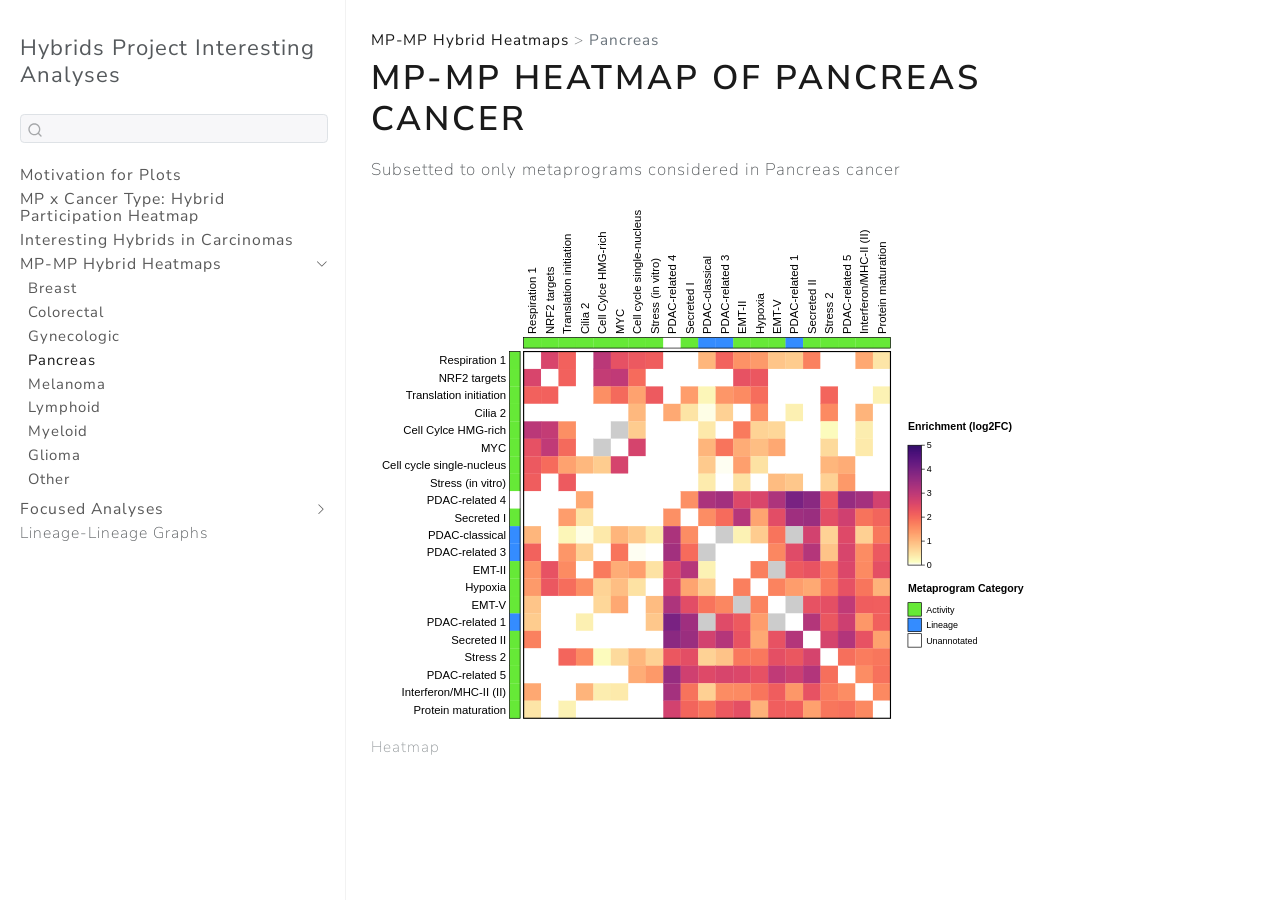
<file: hybrid_heatmaps/pancreas.html>
<!DOCTYPE html>
<html xmlns="http://www.w3.org/1999/xhtml" lang="en" xml:lang="en"><head>

<meta charset="utf-8">
<meta name="generator" content="quarto-1.9.37">

<meta name="viewport" content="width=device-width, initial-scale=1.0, user-scalable=yes">


<title>MP-MP Heatmap of Pancreas Cancer – Hybrids Project Interesting Analyses</title>
<style>
/* Default styles provided by pandoc.
** See https://pandoc.org/MANUAL.html#variables-for-html for config info.
*/
code{white-space: pre-wrap;}
span.smallcaps{font-variant: small-caps;}
div.columns{display: flex; gap: min(4vw, 1.5em);}
div.column{flex: auto; overflow-x: auto;}
div.hanging-indent{margin-left: 1.5em; text-indent: -1.5em;}
ul.task-list{list-style: none;}
ul.task-list li input[type="checkbox"] {
  width: 0.8em;
  margin: 0 0.8em 0.2em -1em; /* quarto-specific, see https://github.com/quarto-dev/quarto-cli/issues/4556 */ 
  vertical-align: middle;
}
</style>


<script src="../site_libs/quarto-nav/quarto-nav.js"></script>
<script src="../site_libs/quarto-nav/headroom.min.js"></script>
<script src="../site_libs/clipboard/clipboard.min.js"></script>
<script src="../site_libs/quarto-search/autocomplete.umd.js"></script>
<script src="../site_libs/quarto-search/fuse.min.js"></script>
<script src="../site_libs/quarto-search/quarto-search.js"></script>
<meta name="quarto:offset" content="../">
<script src="../site_libs/quarto-html/quarto.js" type="module"></script>
<script src="../site_libs/quarto-html/tabsets/tabsets.js" type="module"></script>
<script src="../site_libs/quarto-html/popper.min.js"></script>
<script src="../site_libs/quarto-html/tippy.umd.min.js"></script>
<script src="../site_libs/quarto-html/anchor.min.js"></script>
<link href="../site_libs/quarto-html/tippy.css" rel="stylesheet">
<link href="../site_libs/quarto-html/quarto-syntax-highlighting-7f8f88aac4f3542376d5c11b86a4c14d.css" rel="stylesheet" id="quarto-text-highlighting-styles">
<script src="../site_libs/bootstrap/bootstrap.min.js"></script>
<link href="../site_libs/bootstrap/bootstrap-icons.css" rel="stylesheet">
<link href="../site_libs/bootstrap/bootstrap-f190b240063bbcedcd11c9b729e96a39.min.css" rel="stylesheet" append-hash="true" id="quarto-bootstrap" data-mode="light">
<script id="quarto-search-options" type="application/json">{
  "location": "sidebar",
  "copy-button": false,
  "collapse-after": 3,
  "panel-placement": "start",
  "type": "textbox",
  "limit": 50,
  "keyboard-shortcut": [
    "f",
    "/",
    "s"
  ],
  "show-item-context": false,
  "language": {
    "search-no-results-text": "No results",
    "search-matching-documents-text": "matching documents",
    "search-copy-link-title": "Copy link to search",
    "search-hide-matches-text": "Hide additional matches",
    "search-more-match-text": "more match in this document",
    "search-more-matches-text": "more matches in this document",
    "search-clear-button-title": "Clear",
    "search-text-placeholder": "",
    "search-detached-cancel-button-title": "Cancel",
    "search-submit-button-title": "Submit",
    "search-label": "Search"
  }
}</script>


</head>

<body class="nav-sidebar docked quarto-light">

<div id="quarto-search-results"></div>
  <header id="quarto-header" class="headroom fixed-top">
  <nav class="quarto-secondary-nav">
    <div class="container-fluid d-flex">
      <button type="button" class="quarto-btn-toggle btn" data-bs-toggle="collapse" role="button" data-bs-target=".quarto-sidebar-collapse-item" aria-controls="quarto-sidebar" aria-expanded="false" aria-label="Toggle sidebar navigation" onclick="if (window.quartoToggleHeadroom) { window.quartoToggleHeadroom(); }">
        <i class="bi bi-layout-text-sidebar-reverse"></i>
      </button>
        <nav class="quarto-page-breadcrumbs" aria-label="breadcrumb"><ol class="breadcrumb"><li class="breadcrumb-item"><a href="../hybrid_heatmaps/breast.html">MP-MP Hybrid Heatmaps</a></li><li class="breadcrumb-item"><a href="../hybrid_heatmaps/pancreas.html">Pancreas</a></li></ol></nav>
        <a class="flex-grow-1" role="navigation" data-bs-toggle="collapse" data-bs-target=".quarto-sidebar-collapse-item" aria-controls="quarto-sidebar" aria-expanded="false" aria-label="Toggle sidebar navigation" onclick="if (window.quartoToggleHeadroom) { window.quartoToggleHeadroom(); }">      
        </a>
      <button type="button" class="btn quarto-search-button" aria-label="Search" onclick="window.quartoOpenSearch();">
        <i class="bi bi-search"></i>
      </button>
    </div>
  </nav>
</header>
<!-- content -->
<div id="quarto-content" class="quarto-container page-columns page-rows-contents page-layout-article">
<!-- sidebar -->
  <nav id="quarto-sidebar" class="sidebar collapse collapse-horizontal quarto-sidebar-collapse-item sidebar-navigation docked overflow-auto">
    <div class="pt-lg-2 mt-2 text-left sidebar-header">
    <div class="sidebar-title mb-0 py-0">
      <a href="../">Hybrids Project Interesting Analyses</a> 
    </div>
      </div>
        <div class="mt-2 flex-shrink-0 align-items-center">
        <div class="sidebar-search">
        <div id="quarto-search" class="" title="Search"></div>
        </div>
        </div>
    <div class="sidebar-menu-container"> 
    <ul class="list-unstyled mt-1">
        <li class="sidebar-item">
  <div class="sidebar-item-container"> 
  <a href="../index.html" class="sidebar-item-text sidebar-link">
 <span class="menu-text">Motivation for Plots</span></a>
  </div>
</li>
        <li class="sidebar-item">
  <div class="sidebar-item-container"> 
  <a href="../hybrid_participation_heatmap.html" class="sidebar-item-text sidebar-link">
 <span class="menu-text">MP x Cancer Type: Hybrid Participation Heatmap</span></a>
  </div>
</li>
        <li class="sidebar-item">
  <div class="sidebar-item-container"> 
  <a href="../interesting_hybrids.html" class="sidebar-item-text sidebar-link">
 <span class="menu-text">Interesting Hybrids in Carcinomas</span></a>
  </div>
</li>
        <li class="sidebar-item sidebar-item-section">
      <div class="sidebar-item-container"> 
            <a class="sidebar-item-text sidebar-link text-start" data-bs-toggle="collapse" data-bs-target="#quarto-sidebar-section-1" role="navigation" aria-expanded="true">
 <span class="menu-text">MP-MP Hybrid Heatmaps</span></a>
          <a class="sidebar-item-toggle text-start" data-bs-toggle="collapse" data-bs-target="#quarto-sidebar-section-1" role="navigation" aria-expanded="true" aria-label="Toggle section">
            <i class="bi bi-chevron-right ms-2"></i>
          </a> 
      </div>
      <ul id="quarto-sidebar-section-1" class="collapse list-unstyled sidebar-section depth1 show">  
          <li class="sidebar-item">
  <div class="sidebar-item-container"> 
  <a href="../hybrid_heatmaps/breast.html" class="sidebar-item-text sidebar-link">
 <span class="menu-text">Breast</span></a>
  </div>
</li>
          <li class="sidebar-item">
  <div class="sidebar-item-container"> 
  <a href="../hybrid_heatmaps/colorectal.html" class="sidebar-item-text sidebar-link">
 <span class="menu-text">Colorectal</span></a>
  </div>
</li>
          <li class="sidebar-item">
  <div class="sidebar-item-container"> 
  <a href="../hybrid_heatmaps/gynecologic.html" class="sidebar-item-text sidebar-link">
 <span class="menu-text">Gynecologic</span></a>
  </div>
</li>
          <li class="sidebar-item">
  <div class="sidebar-item-container"> 
  <a href="../hybrid_heatmaps/pancreas.html" class="sidebar-item-text sidebar-link active">
 <span class="menu-text">Pancreas</span></a>
  </div>
</li>
          <li class="sidebar-item">
  <div class="sidebar-item-container"> 
  <a href="../hybrid_heatmaps/melanoma.html" class="sidebar-item-text sidebar-link">
 <span class="menu-text">Melanoma</span></a>
  </div>
</li>
          <li class="sidebar-item">
  <div class="sidebar-item-container"> 
  <a href="../hybrid_heatmaps/lymphoid.html" class="sidebar-item-text sidebar-link">
 <span class="menu-text">Lymphoid</span></a>
  </div>
</li>
          <li class="sidebar-item">
  <div class="sidebar-item-container"> 
  <a href="../hybrid_heatmaps/myeloid.html" class="sidebar-item-text sidebar-link">
 <span class="menu-text">Myeloid</span></a>
  </div>
</li>
          <li class="sidebar-item">
  <div class="sidebar-item-container"> 
  <a href="../hybrid_heatmaps/glioma.html" class="sidebar-item-text sidebar-link">
 <span class="menu-text">Glioma</span></a>
  </div>
</li>
          <li class="sidebar-item">
  <div class="sidebar-item-container"> 
  <a href="../hybrid_heatmaps/other.html" class="sidebar-item-text sidebar-link">
 <span class="menu-text">Other</span></a>
  </div>
</li>
      </ul>
  </li>
        <li class="sidebar-item sidebar-item-section">
      <div class="sidebar-item-container"> 
            <a class="sidebar-item-text sidebar-link text-start collapsed" data-bs-toggle="collapse" data-bs-target="#quarto-sidebar-section-2" role="navigation" aria-expanded="false">
 <span class="menu-text">Focused Analyses</span></a>
          <a class="sidebar-item-toggle text-start collapsed" data-bs-toggle="collapse" data-bs-target="#quarto-sidebar-section-2" role="navigation" aria-expanded="false" aria-label="Toggle section">
            <i class="bi bi-chevron-right ms-2"></i>
          </a> 
      </div>
      <ul id="quarto-sidebar-section-2" class="collapse list-unstyled sidebar-section depth1 ">  
          <li class="sidebar-item">
  <div class="sidebar-item-container"> 
  <a href="../focused_analyses/specific_metaprograms.html" class="sidebar-item-text sidebar-link">
 <span class="menu-text">Per MP</span></a>
  </div>
</li>
      </ul>
  </li>
        <li class="sidebar-item sidebar-item-section">
      <span class="sidebar-item-text sidebar-link text-start">
 <span class="menu-text">Lineage-Lineage Graphs</span></span>
  </li>
    </ul>
    </div>
</nav>
<div id="quarto-sidebar-glass" class="quarto-sidebar-collapse-item" data-bs-toggle="collapse" data-bs-target=".quarto-sidebar-collapse-item"></div>
<!-- margin-sidebar -->
    <div id="quarto-margin-sidebar" class="sidebar margin-sidebar zindex-bottom">
        
    </div>
<!-- main -->
<main class="content" id="quarto-document-content">

<header id="title-block-header" class="quarto-title-block default"><nav class="quarto-page-breadcrumbs quarto-title-breadcrumbs d-none d-lg-block" aria-label="breadcrumb"><ol class="breadcrumb"><li class="breadcrumb-item"><a href="../hybrid_heatmaps/breast.html">MP-MP Hybrid Heatmaps</a></li><li class="breadcrumb-item"><a href="../hybrid_heatmaps/pancreas.html">Pancreas</a></li></ol></nav>
<div class="quarto-title">
<h1 class="title">MP-MP Heatmap of Pancreas Cancer</h1>
</div>



<div class="quarto-title-meta">

    
  
    
  </div>
  


</header>


<p>Subsetted to only metaprograms considered in Pancreas cancer</p>
<div class="quarto-figure quarto-figure-center">
<figure class="figure">
<p><img src="../figures/cancer_type_heatmaps/Pancreas.svg" class="img-fluid figure-img"></p>
<figcaption>Heatmap</figcaption>
</figure>
</div>



</main> <!-- /main -->
<script id="quarto-html-after-body" type="application/javascript">
  window.document.addEventListener("DOMContentLoaded", function (event) {
    const icon = "";
    const anchorJS = new window.AnchorJS();
    anchorJS.options = {
      placement: 'right',
      icon: icon
    };
    anchorJS.add('.anchored');
    const isCodeAnnotation = (el) => {
      for (const clz of el.classList) {
        if (clz.startsWith('code-annotation-')) {                     
          return true;
        }
      }
      return false;
    }
    const onCopySuccess = function(e) {
      // button target
      const button = e.trigger;
      // don't keep focus
      button.blur();
      // flash "checked"
      button.classList.add('code-copy-button-checked');
      var currentTitle = button.getAttribute("title");
      button.setAttribute("title", "Copied!");
      let tooltip;
      if (window.bootstrap) {
        button.setAttribute("data-bs-toggle", "tooltip");
        button.setAttribute("data-bs-placement", "left");
        button.setAttribute("data-bs-title", "Copied!");
        tooltip = new bootstrap.Tooltip(button, 
          { trigger: "manual", 
            customClass: "code-copy-button-tooltip",
            offset: [0, -8]});
        tooltip.show();    
      }
      setTimeout(function() {
        if (tooltip) {
          tooltip.hide();
          button.removeAttribute("data-bs-title");
          button.removeAttribute("data-bs-toggle");
          button.removeAttribute("data-bs-placement");
        }
        button.setAttribute("title", currentTitle);
        button.classList.remove('code-copy-button-checked');
      }, 1000);
      // clear code selection
      e.clearSelection();
    }
    const getTextToCopy = function(trigger) {
      const outerScaffold = trigger.parentElement.cloneNode(true);
      const codeEl = outerScaffold.querySelector('code');
      for (const childEl of codeEl.children) {
        if (isCodeAnnotation(childEl)) {
          childEl.remove();
        }
      }
      return codeEl.innerText;
    }
    const clipboard = new window.ClipboardJS('.code-copy-button:not([data-in-quarto-modal])', {
      text: getTextToCopy
    });
    clipboard.on('success', onCopySuccess);
    if (window.document.getElementById('quarto-embedded-source-code-modal')) {
      const clipboardModal = new window.ClipboardJS('.code-copy-button[data-in-quarto-modal]', {
        text: getTextToCopy,
        container: window.document.getElementById('quarto-embedded-source-code-modal')
      });
      clipboardModal.on('success', onCopySuccess);
    }
      var localhostRegex = new RegExp(/^(?:http|https):\/\/localhost\:?[0-9]*\//);
      var mailtoRegex = new RegExp(/^mailto:/);
        var filterRegex = new RegExp('/' + window.location.host + '/');
      var isInternal = (href) => {
          return filterRegex.test(href) || localhostRegex.test(href) || mailtoRegex.test(href);
      }
      // Inspect non-navigation links and adorn them if external
     var links = window.document.querySelectorAll('a[href]:not(.nav-link):not(.navbar-brand):not(.toc-action):not(.sidebar-link):not(.sidebar-item-toggle):not(.pagination-link):not(.no-external):not([aria-hidden]):not(.dropdown-item):not(.quarto-navigation-tool):not(.about-link)');
      for (var i=0; i<links.length; i++) {
        const link = links[i];
        if (!isInternal(link.href)) {
          // undo the damage that might have been done by quarto-nav.js in the case of
          // links that we want to consider external
          if (link.dataset.originalHref !== undefined) {
            link.href = link.dataset.originalHref;
          }
        }
      }
    function tippyHover(el, contentFn, onTriggerFn, onUntriggerFn) {
      const config = {
        allowHTML: true,
        maxWidth: 500,
        delay: 100,
        arrow: false,
        appendTo: function(el) {
            return el.parentElement;
        },
        interactive: true,
        interactiveBorder: 10,
        theme: 'quarto',
        placement: 'bottom-start',
      };
      if (contentFn) {
        config.content = contentFn;
      }
      if (onTriggerFn) {
        config.onTrigger = onTriggerFn;
      }
      if (onUntriggerFn) {
        config.onUntrigger = onUntriggerFn;
      }
      window.tippy(el, config); 
    }
    const noterefs = window.document.querySelectorAll('a[role="doc-noteref"]');
    for (var i=0; i<noterefs.length; i++) {
      const ref = noterefs[i];
      tippyHover(ref, function() {
        // use id or data attribute instead here
        let href = ref.getAttribute('data-footnote-href') || ref.getAttribute('href');
        try { href = new URL(href).hash; } catch {}
        const id = href.replace(/^#\/?/, "");
        const note = window.document.getElementById(id);
        if (note) {
          return note.innerHTML;
        } else {
          return "";
        }
      });
    }
    const xrefs = window.document.querySelectorAll('a.quarto-xref');
    const processXRef = (id, note) => {
      // Strip column container classes
      const stripColumnClz = (el) => {
        el.classList.remove("page-full", "page-columns");
        if (el.children) {
          for (const child of el.children) {
            stripColumnClz(child);
          }
        }
      }
      stripColumnClz(note)
      if (id === null || id.startsWith('sec-')) {
        // Special case sections, only their first couple elements
        const container = document.createElement("div");
        if (note.children && note.children.length > 2) {
          container.appendChild(note.children[0].cloneNode(true));
          for (let i = 1; i < note.children.length; i++) {
            const child = note.children[i];
            if (child.tagName === "P" && child.innerText === "") {
              continue;
            } else {
              container.appendChild(child.cloneNode(true));
              break;
            }
          }
          if (window.Quarto?.typesetMath) {
            window.Quarto.typesetMath(container);
          }
          return container.innerHTML
        } else {
          if (window.Quarto?.typesetMath) {
            window.Quarto.typesetMath(note);
          }
          return note.innerHTML;
        }
      } else {
        // Remove any anchor links if they are present
        const anchorLink = note.querySelector('a.anchorjs-link');
        if (anchorLink) {
          anchorLink.remove();
        }
        if (window.Quarto?.typesetMath) {
          window.Quarto.typesetMath(note);
        }
        if (note.classList.contains("callout")) {
          return note.outerHTML;
        } else {
          return note.innerHTML;
        }
      }
    }
    for (var i=0; i<xrefs.length; i++) {
      const xref = xrefs[i];
      tippyHover(xref, undefined, function(instance) {
        instance.disable();
        let url = xref.getAttribute('href');
        let hash = undefined; 
        if (url.startsWith('#')) {
          hash = url;
        } else {
          try { hash = new URL(url).hash; } catch {}
        }
        if (hash) {
          const id = hash.replace(/^#\/?/, "");
          const note = window.document.getElementById(id);
          if (note !== null) {
            try {
              const html = processXRef(id, note.cloneNode(true));
              instance.setContent(html);
            } finally {
              instance.enable();
              instance.show();
            }
          } else {
            // See if we can fetch this
            fetch(url.split('#')[0])
            .then(res => res.text())
            .then(html => {
              const parser = new DOMParser();
              const htmlDoc = parser.parseFromString(html, "text/html");
              const note = htmlDoc.getElementById(id);
              if (note !== null) {
                const html = processXRef(id, note);
                instance.setContent(html);
              } 
            }).finally(() => {
              instance.enable();
              instance.show();
            });
          }
        } else {
          // See if we can fetch a full url (with no hash to target)
          // This is a special case and we should probably do some content thinning / targeting
          fetch(url)
          .then(res => res.text())
          .then(html => {
            const parser = new DOMParser();
            const htmlDoc = parser.parseFromString(html, "text/html");
            const note = htmlDoc.querySelector('main.content');
            if (note !== null) {
              // This should only happen for chapter cross references
              // (since there is no id in the URL)
              // remove the first header
              if (note.children.length > 0 && note.children[0].tagName === "HEADER") {
                note.children[0].remove();
              }
              const html = processXRef(null, note);
              instance.setContent(html);
            } 
          }).finally(() => {
            instance.enable();
            instance.show();
          });
        }
      }, function(instance) {
      });
    }
        let selectedAnnoteEl;
        const selectorForAnnotation = ( cell, annotation) => {
          let cellAttr = 'data-code-cell="' + cell + '"';
          let lineAttr = 'data-code-annotation="' +  annotation + '"';
          const selector = 'span[' + cellAttr + '][' + lineAttr + ']';
          return selector;
        }
        const selectCodeLines = (annoteEl) => {
          const doc = window.document;
          const targetCell = annoteEl.getAttribute("data-target-cell");
          const targetAnnotation = annoteEl.getAttribute("data-target-annotation");
          const annoteSpan = window.document.querySelector(selectorForAnnotation(targetCell, targetAnnotation));
          const lines = annoteSpan.getAttribute("data-code-lines").split(",");
          const lineIds = lines.map((line) => {
            return targetCell + "-" + line;
          })
          let top = null;
          let height = null;
          let parent = null;
          if (lineIds.length > 0) {
              //compute the position of the single el (top and bottom and make a div)
              const el = window.document.getElementById(lineIds[0]);
              top = el.offsetTop;
              height = el.offsetHeight;
              parent = el.parentElement.parentElement;
            if (lineIds.length > 1) {
              const lastEl = window.document.getElementById(lineIds[lineIds.length - 1]);
              const bottom = lastEl.offsetTop + lastEl.offsetHeight;
              height = bottom - top;
            }
            if (top !== null && height !== null && parent !== null) {
              // cook up a div (if necessary) and position it 
              let div = window.document.getElementById("code-annotation-line-highlight");
              if (div === null) {
                div = window.document.createElement("div");
                div.setAttribute("id", "code-annotation-line-highlight");
                div.style.position = 'absolute';
                parent.appendChild(div);
              }
              div.style.top = top - 2 + "px";
              div.style.height = height + 4 + "px";
              div.style.left = 0;
              let gutterDiv = window.document.getElementById("code-annotation-line-highlight-gutter");
              if (gutterDiv === null) {
                gutterDiv = window.document.createElement("div");
                gutterDiv.setAttribute("id", "code-annotation-line-highlight-gutter");
                gutterDiv.style.position = 'absolute';
                const codeCell = window.document.getElementById(targetCell);
                const gutter = codeCell.querySelector('.code-annotation-gutter');
                gutter.appendChild(gutterDiv);
              }
              gutterDiv.style.top = top - 2 + "px";
              gutterDiv.style.height = height + 4 + "px";
            }
            selectedAnnoteEl = annoteEl;
          }
        };
        const unselectCodeLines = () => {
          const elementsIds = ["code-annotation-line-highlight", "code-annotation-line-highlight-gutter"];
          elementsIds.forEach((elId) => {
            const div = window.document.getElementById(elId);
            if (div) {
              div.remove();
            }
          });
          selectedAnnoteEl = undefined;
        };
          // Handle positioning of the toggle
      window.addEventListener(
        "resize",
        throttle(() => {
          elRect = undefined;
          if (selectedAnnoteEl) {
            selectCodeLines(selectedAnnoteEl);
          }
        }, 10)
      );
      function throttle(fn, ms) {
      let throttle = false;
      let timer;
        return (...args) => {
          if(!throttle) { // first call gets through
              fn.apply(this, args);
              throttle = true;
          } else { // all the others get throttled
              if(timer) clearTimeout(timer); // cancel #2
              timer = setTimeout(() => {
                fn.apply(this, args);
                timer = throttle = false;
              }, ms);
          }
        };
      }
        // Attach click handler to the DT
        const annoteDls = window.document.querySelectorAll('dt[data-target-cell]');
        for (const annoteDlNode of annoteDls) {
          annoteDlNode.addEventListener('click', (event) => {
            const clickedEl = event.target;
            if (clickedEl !== selectedAnnoteEl) {
              unselectCodeLines();
              const activeEl = window.document.querySelector('dt[data-target-cell].code-annotation-active');
              if (activeEl) {
                activeEl.classList.remove('code-annotation-active');
              }
              selectCodeLines(clickedEl);
              clickedEl.classList.add('code-annotation-active');
            } else {
              // Unselect the line
              unselectCodeLines();
              clickedEl.classList.remove('code-annotation-active');
            }
          });
        }
    const findCites = (el) => {
      const parentEl = el.parentElement;
      if (parentEl) {
        const cites = parentEl.dataset.cites;
        if (cites) {
          return {
            el,
            cites: cites.split(' ')
          };
        } else {
          return findCites(el.parentElement)
        }
      } else {
        return undefined;
      }
    };
    var bibliorefs = window.document.querySelectorAll('a[role="doc-biblioref"]');
    for (var i=0; i<bibliorefs.length; i++) {
      const ref = bibliorefs[i];
      const citeInfo = findCites(ref);
      if (citeInfo) {
        tippyHover(citeInfo.el, function() {
          var popup = window.document.createElement('div');
          citeInfo.cites.forEach(function(cite) {
            var citeDiv = window.document.createElement('div');
            citeDiv.classList.add('hanging-indent');
            citeDiv.classList.add('csl-entry');
            var biblioDiv = window.document.getElementById('ref-' + cite);
            if (biblioDiv) {
              citeDiv.innerHTML = biblioDiv.innerHTML;
            }
            popup.appendChild(citeDiv);
          });
          return popup.innerHTML;
        });
      }
    }
  });
  </script>
</div> <!-- /content -->




</body></html>
</file>
<file: site_libs/quarto-html/tippy.css>
.tippy-box[data-animation=fade][data-state=hidden]{opacity:0}[data-tippy-root]{max-width:calc(100vw - 10px)}.tippy-box{position:relative;background-color:#333;color:#fff;border-radius:4px;font-size:14px;line-height:1.4;white-space:normal;outline:0;transition-property:transform,visibility,opacity}.tippy-box[data-placement^=top]>.tippy-arrow{bottom:0}.tippy-box[data-placement^=top]>.tippy-arrow:before{bottom:-7px;left:0;border-width:8px 8px 0;border-top-color:initial;transform-origin:center top}.tippy-box[data-placement^=bottom]>.tippy-arrow{top:0}.tippy-box[data-placement^=bottom]>.tippy-arrow:before{top:-7px;left:0;border-width:0 8px 8px;border-bottom-color:initial;transform-origin:center bottom}.tippy-box[data-placement^=left]>.tippy-arrow{right:0}.tippy-box[data-placement^=left]>.tippy-arrow:before{border-width:8px 0 8px 8px;border-left-color:initial;right:-7px;transform-origin:center left}.tippy-box[data-placement^=right]>.tippy-arrow{left:0}.tippy-box[data-placement^=right]>.tippy-arrow:before{left:-7px;border-width:8px 8px 8px 0;border-right-color:initial;transform-origin:center right}.tippy-box[data-inertia][data-state=visible]{transition-timing-function:cubic-bezier(.54,1.5,.38,1.11)}.tippy-arrow{width:16px;height:16px;color:#333}.tippy-arrow:before{content:"";position:absolute;border-color:transparent;border-style:solid}.tippy-content{position:relative;padding:5px 9px;z-index:1}
</file>
<file: site_libs/quarto-html/quarto-syntax-highlighting-7f8f88aac4f3542376d5c11b86a4c14d.css>
/* quarto syntax highlight colors */
:root {
  --quarto-hl-ot-color: #003B4F;
  --quarto-hl-at-color: #657422;
  --quarto-hl-ss-color: #20794D;
  --quarto-hl-an-color: #5E5E5E;
  --quarto-hl-fu-color: #4758AB;
  --quarto-hl-st-color: #20794D;
  --quarto-hl-cf-color: #003B4F;
  --quarto-hl-op-color: #5E5E5E;
  --quarto-hl-er-color: #AD0000;
  --quarto-hl-bn-color: #AD0000;
  --quarto-hl-al-color: #AD0000;
  --quarto-hl-va-color: #111111;
  --quarto-hl-bu-color: inherit;
  --quarto-hl-ex-color: inherit;
  --quarto-hl-pp-color: #AD0000;
  --quarto-hl-in-color: #5E5E5E;
  --quarto-hl-vs-color: #20794D;
  --quarto-hl-wa-color: #5E5E5E;
  --quarto-hl-do-color: #5E5E5E;
  --quarto-hl-im-color: #00769E;
  --quarto-hl-ch-color: #20794D;
  --quarto-hl-dt-color: #AD0000;
  --quarto-hl-fl-color: #AD0000;
  --quarto-hl-co-color: #5E5E5E;
  --quarto-hl-cv-color: #5E5E5E;
  --quarto-hl-cn-color: #8f5902;
  --quarto-hl-sc-color: #5E5E5E;
  --quarto-hl-dv-color: #AD0000;
  --quarto-hl-kw-color: #003B4F;
}

/* other quarto variables */
:root {
  --quarto-font-monospace: SFMono-Regular, Menlo, Monaco, Consolas, "Liberation Mono", "Courier New", monospace;
}

/* syntax highlight based on Pandoc's rules */
pre > code.sourceCode > span {
  color: #003B4F;
}

code.sourceCode > span {
  color: #003B4F;
}

div.sourceCode,
div.sourceCode pre.sourceCode {
  color: #003B4F;
}

/* Normal */
code span {
  color: #003B4F;
}

/* Alert */
code span.al {
  color: #AD0000;
  font-style: inherit;
}

/* Annotation */
code span.an {
  color: #5E5E5E;
  font-style: inherit;
}

/* Attribute */
code span.at {
  color: #657422;
  font-style: inherit;
}

/* BaseN */
code span.bn {
  color: #AD0000;
  font-style: inherit;
}

/* BuiltIn */
code span.bu {
  font-style: inherit;
}

/* ControlFlow */
code span.cf {
  color: #003B4F;
  font-weight: bold;
  font-style: inherit;
}

/* Char */
code span.ch {
  color: #20794D;
  font-style: inherit;
}

/* Constant */
code span.cn {
  color: #8f5902;
  font-style: inherit;
}

/* Comment */
code span.co {
  color: #5E5E5E;
  font-style: inherit;
}

/* CommentVar */
code span.cv {
  color: #5E5E5E;
  font-style: italic;
}

/* Documentation */
code span.do {
  color: #5E5E5E;
  font-style: italic;
}

/* DataType */
code span.dt {
  color: #AD0000;
  font-style: inherit;
}

/* DecVal */
code span.dv {
  color: #AD0000;
  font-style: inherit;
}

/* Error */
code span.er {
  color: #AD0000;
  font-style: inherit;
}

/* Extension */
code span.ex {
  font-style: inherit;
}

/* Float */
code span.fl {
  color: #AD0000;
  font-style: inherit;
}

/* Function */
code span.fu {
  color: #4758AB;
  font-style: inherit;
}

/* Import */
code span.im {
  color: #00769E;
  font-style: inherit;
}

/* Information */
code span.in {
  color: #5E5E5E;
  font-style: inherit;
}

/* Keyword */
code span.kw {
  color: #003B4F;
  font-weight: bold;
  font-style: inherit;
}

/* Operator */
code span.op {
  color: #5E5E5E;
  font-style: inherit;
}

/* Other */
code span.ot {
  color: #003B4F;
  font-style: inherit;
}

/* Preprocessor */
code span.pp {
  color: #AD0000;
  font-style: inherit;
}

/* SpecialChar */
code span.sc {
  color: #5E5E5E;
  font-style: inherit;
}

/* SpecialString */
code span.ss {
  color: #20794D;
  font-style: inherit;
}

/* String */
code span.st {
  color: #20794D;
  font-style: inherit;
}

/* Variable */
code span.va {
  color: #111111;
  font-style: inherit;
}

/* VerbatimString */
code span.vs {
  color: #20794D;
  font-style: inherit;
}

/* Warning */
code span.wa {
  color: #5E5E5E;
  font-style: italic;
}

.prevent-inlining {
  content: "</";
}

/*# sourceMappingURL=789ad8cd35626ba772517505b42a116e.css.map */
</file>
